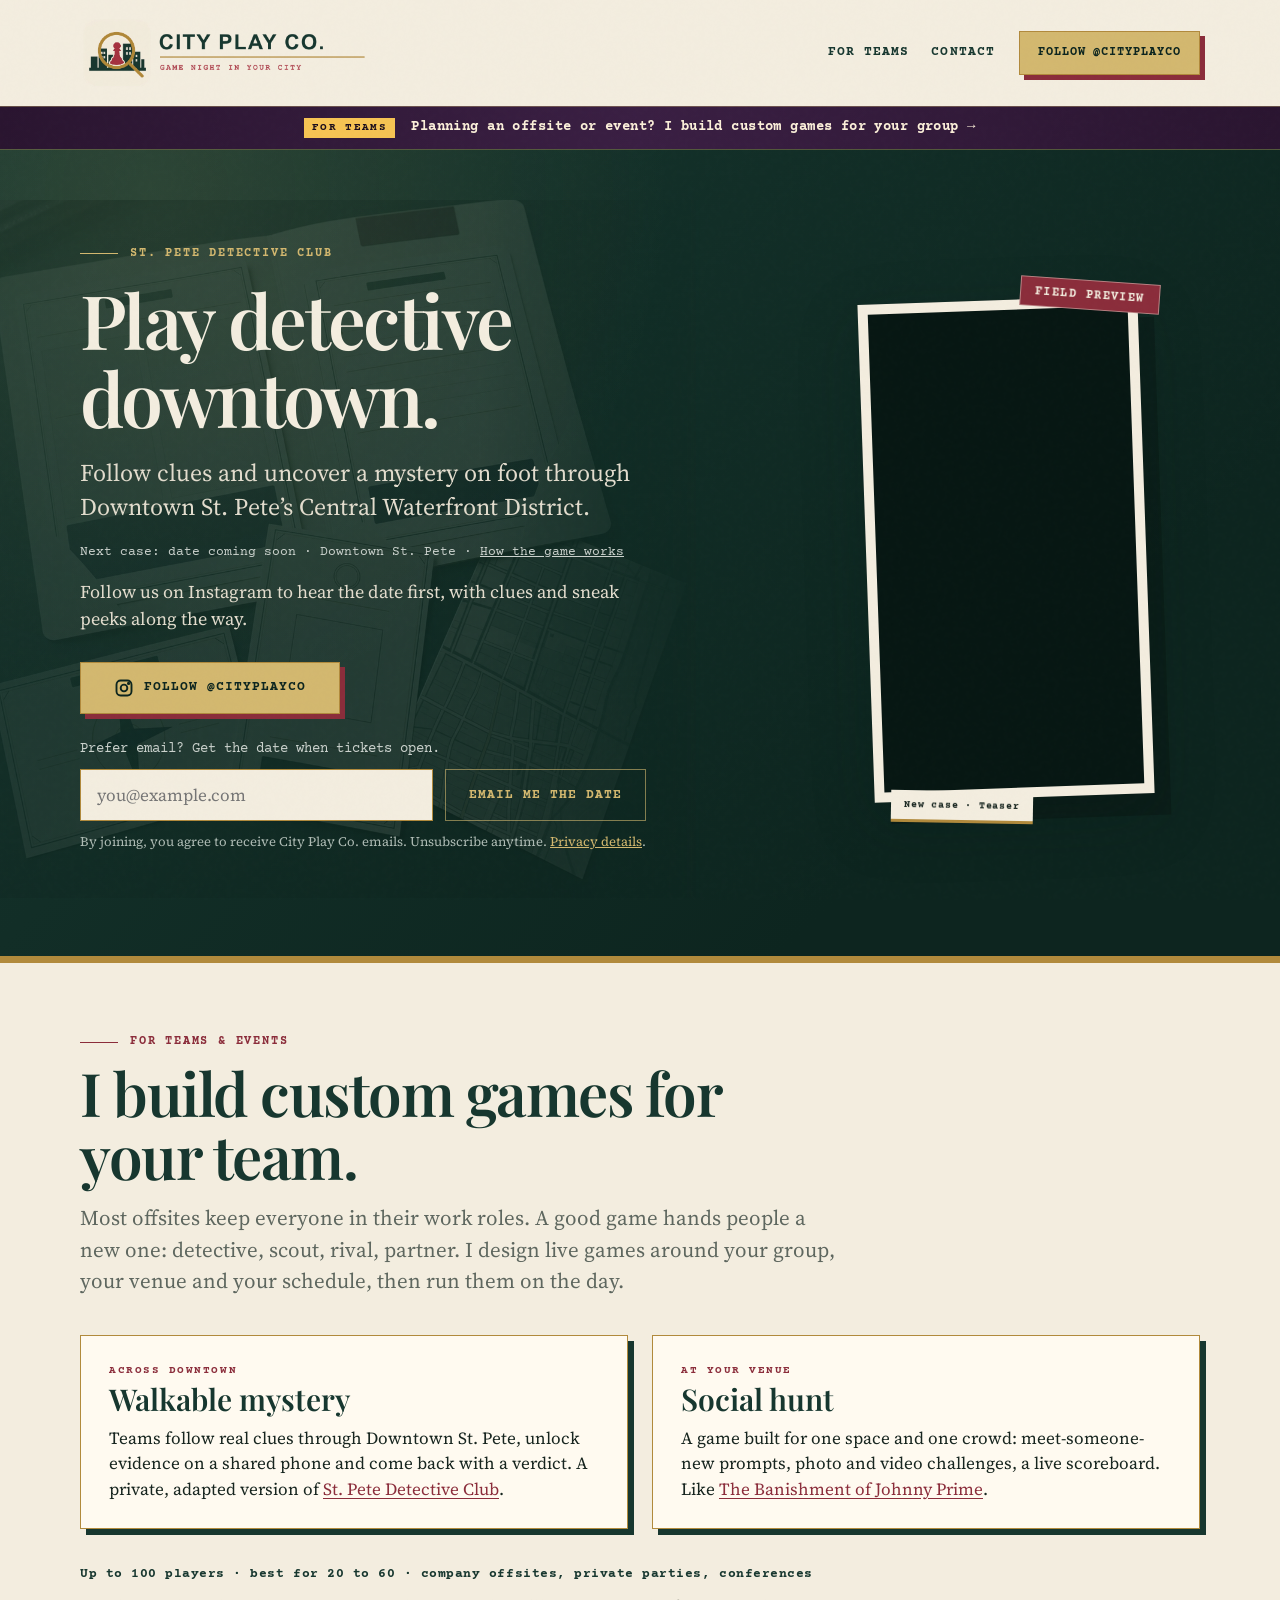
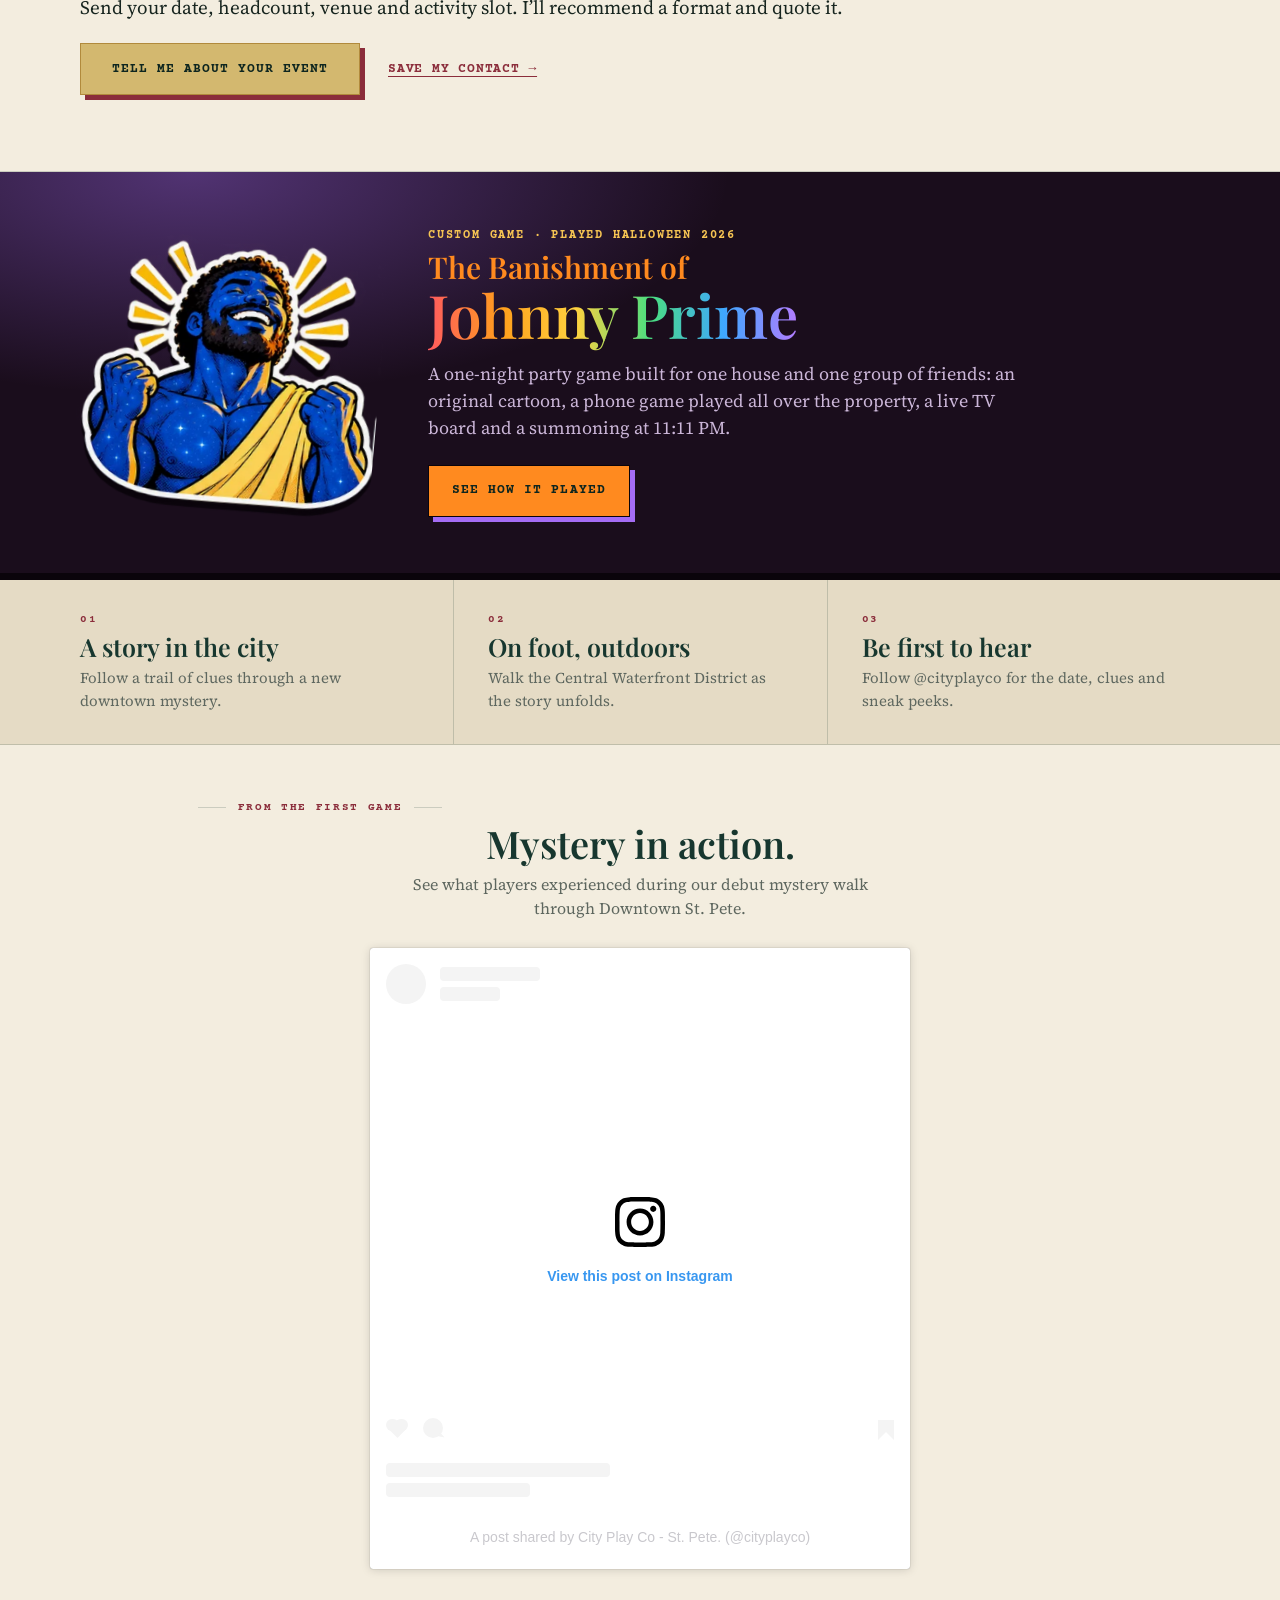
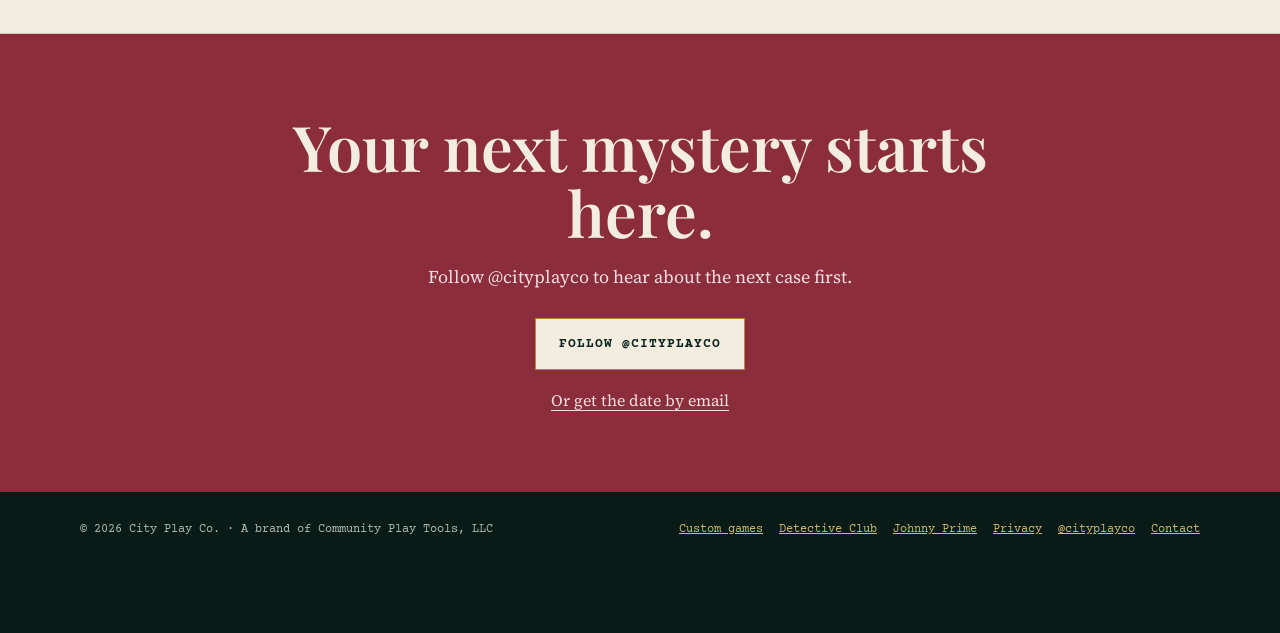
<file: index.html>
<!doctype html>
<html lang="en">
<head>
  <meta charset="utf-8">
  <meta name="viewport" content="width=device-width, initial-scale=1">
  <title>Play Detective Downtown | City Play Co.</title>
  <meta name="description" content="City Play Co. builds custom live games for teams, offsites and private events in St. Pete, and runs St. Pete Detective Club, a public mystery downtown. Tell us about your event.">
  <meta name="robots" content="index, follow, max-image-preview:large">
  <meta name="theme-color" content="#102c25">
  <meta property="og:type" content="website">
  <meta property="og:title" content="Play Detective Downtown | City Play Co.">
  <meta property="og:description" content="Custom live games for your team, offsite or party, plus St. Pete Detective Club, our public mystery downtown.">
  <meta property="og:image" content="https://cityplayco.com/assets/social-card.png">
  <meta property="og:image:width" content="1200">
  <meta property="og:image:height" content="630">
  <meta property="og:image:alt" content="City Play Co. presents St. Pete Detective Club — Case No. 001">
  <meta property="og:url" content="https://cityplayco.com/">
  <meta name="twitter:card" content="summary_large_image">
  <meta name="twitter:title" content="Play Detective Downtown | City Play Co.">
  <meta name="twitter:description" content="Custom live games for your team, offsite or party, plus St. Pete Detective Club, our public mystery downtown.">
  <meta name="twitter:image" content="https://cityplayco.com/assets/social-card.png">
  <link rel="canonical" href="https://cityplayco.com/">
  <link rel="icon" href="assets/city-play-co-mark.svg" type="image/svg+xml">
  <link rel="apple-touch-icon" href="assets/city-play-co-profile.png">
  <link rel="preconnect" href="https://fonts.googleapis.com">
  <link rel="preconnect" href="https://fonts.gstatic.com" crossorigin>
  <link href="https://fonts.googleapis.com/css2?family=Courier+Prime:wght@400;700&family=Playfair+Display:wght@600;700&family=Source+Serif+4:opsz,wght@8..60,400;8..60,600&display=swap" rel="stylesheet">
  <script type="application/ld+json">
  {
    "@context": "https://schema.org",
    "@graph": [
      {
        "@type": "Organization",
        "@id": "https://cityplayco.com/#organization",
        "name": "City Play Co.",
        "legalName": "Community Play Tools, LLC",
        "url": "https://cityplayco.com/",
        "logo": "https://cityplayco.com/assets/city-play-co-profile.png",
        "sameAs": ["https://www.instagram.com/cityplayco/"]
      }
    ]
  }
  </script>
  <style>
    :root {
      --ink: #17251f;
      --forest: #17372f;
      --forest-deep: #0d251f;
      --paper: #f3eddf;
      --paper-deep: #e5dbc5;
      --gold: #b18a3c;
      --gold-light: #d3b86f;
      --wine: #8b2d3b;
      --muted: #5e675f;
      --line: rgba(23, 55, 47, .18);
      --display: "Playfair Display", Georgia, serif;
      --serif: "Source Serif 4", Georgia, serif;
      --mono: "Courier Prime", "Courier New", monospace;
    }

    * { box-sizing: border-box; }
    html { scroll-behavior: smooth; }
    body {
      margin: 0;
      color: var(--ink);
      background: var(--paper);
      font-family: var(--serif);
      font-size: 18px;
      line-height: 1.5;
    }
    a { color: inherit; }
    img { display: block; max-width: 100%; }
    button, input, a { -webkit-tap-highlight-color: transparent; }
    :focus-visible { outline: 3px solid var(--gold-light); outline-offset: 4px; }
    .wrap { width: min(1120px, calc(100% - 40px)); margin-inline: auto; }

    .skip-link {
      position: fixed;
      z-index: 100;
      top: 12px;
      left: 12px;
      padding: 10px 14px;
      color: var(--forest-deep);
      background: var(--paper);
      border: 2px solid var(--gold);
      font: 700 13px/1 var(--mono);
      transform: translateY(-170%);
    }
    .skip-link:focus { transform: translateY(0); }

    .grain {
      position: fixed;
      inset: 0;
      z-index: 20;
      pointer-events: none;
      opacity: .1;
      background-image: url("data:image/svg+xml,%3Csvg viewBox='0 0 180 180' xmlns='http://www.w3.org/2000/svg'%3E%3Cfilter id='n'%3E%3CfeTurbulence type='fractalNoise' baseFrequency='.9' numOctaves='3' stitchTiles='stitch'/%3E%3C/filter%3E%3Crect width='100%25' height='100%25' filter='url(%23n)' opacity='.13'/%3E%3C/svg%3E");
    }

    .masthead {
      display: flex;
      align-items: center;
      justify-content: space-between;
      gap: 24px;
      padding: 16px 0;
    }
    .wordmark { width: min(310px, 62vw); height: auto; }

    .button {
      display: inline-flex;
      align-items: center;
      justify-content: center;
      min-height: 52px;
      padding: 15px 23px;
      border: 1px solid var(--gold);
      color: var(--forest-deep);
      background: var(--gold-light);
      box-shadow: 5px 5px 0 var(--wine);
      font: 700 13px/1 var(--mono);
      letter-spacing: .08em;
      text-decoration: none;
      text-transform: uppercase;
      transition: transform .16s ease, box-shadow .16s ease, background .16s ease;
    }
    .button:hover, .button:focus-visible {
      transform: translate(2px, 2px);
      box-shadow: 3px 3px 0 var(--wine);
      background: #dfc67f;
    }
    .header-cta { min-height: 44px; padding: 12px 18px; font-size: 12px; }

    .hero {
      position: relative;
      overflow: hidden;
      color: var(--paper);
      background:
        radial-gradient(circle at 12% 5%, rgba(211, 184, 111, .12), transparent 38%),
        linear-gradient(135deg, var(--forest) 0%, var(--forest-deep) 76%);
      border-top: 1px solid rgba(211, 184, 111, .35);
      border-bottom: 7px solid var(--gold);
    }
    .hero-grid {
      display: grid;
      grid-template-columns: minmax(0, 1.15fr) minmax(300px, .85fr);
      align-items: center;
      gap: clamp(38px, 6vw, 76px);
      min-height: 610px;
      padding: 50px 0 58px;
    }
    .hero-copy {
      position: relative;
      isolation: isolate;
      padding: 46px 34px 46px 0;
    }
    .hero-copy::before {
      content: "";
      position: absolute;
      z-index: -1;
      inset: 0 -24px 0 -10vw;
      background:
        linear-gradient(90deg, rgba(13, 37, 31, .7), rgba(13, 37, 31, .42)),
        url("assets/founding-folio.webp") center / cover no-repeat;
      opacity: .2;
      filter: saturate(.75) contrast(1.08);
      -webkit-mask-image: linear-gradient(90deg, #000 0%, #000 70%, transparent 100%);
      mask-image: linear-gradient(90deg, #000 0%, #000 70%, transparent 100%);
    }
    .eyebrow {
      display: flex;
      align-items: center;
      gap: 12px;
      margin: 0 0 18px;
      color: var(--gold-light);
      font: 700 12px/1.3 var(--mono);
      letter-spacing: .15em;
      text-transform: uppercase;
    }
    .eyebrow::before { content: ""; width: 38px; height: 1px; background: currentColor; }
    h1, h2 { font-family: var(--display); font-weight: 600; line-height: 1.04; }
    h1 {
      max-width: 700px;
      margin: 0;
      font-size: clamp(49px, 6vw, 75px);
      letter-spacing: -.035em;
    }
    .dek {
      max-width: 610px;
      margin: 20px 0 0;
      color: #e2dccd;
      font-size: clamp(20px, 2vw, 24px);
      line-height: 1.42;
    }
    .hero-actions { margin-top: 30px; }
    .hero-actions .button { min-width: 260px; }
    .micro {
      margin: 18px 0 0;
      color: #cbd2cd;
      font: 400 13px/1.55 var(--mono);
    }
    .teaser-video {
      position: relative;
      width: min(100%, 280px);
      margin: 0 54px 0 0;
      justify-self: end;
    }
    .teaser-video::before {
      content: "FIELD PREVIEW";
      position: absolute;
      z-index: 2;
      top: -20px;
      right: -14px;
      padding: 9px 14px 7px;
      color: var(--paper);
      background: var(--wine);
      border: 1px solid rgba(243, 237, 223, .45);
      transform: rotate(4deg);
      font: 700 12px/1 var(--mono);
      letter-spacing: .12em;
    }
    .teaser-frame {
      position: relative;
      width: 100%;
      aspect-ratio: 9 / 16;
      border: 10px solid var(--paper);
      box-shadow: 16px 22px 0 rgba(0, 0, 0, .2), 0 20px 60px rgba(6, 28, 23, .25);
      transform: rotate(-2deg);
      background: #071713;
      overflow: hidden;
    }
    .teaser-frame iframe {
      position: absolute;
      inset: 0;
      width: 100%;
      height: 100%;
      border: 0;
    }
    .teaser-video figcaption {
      position: absolute;
      left: 25px;
      bottom: -25px;
      color: var(--ink);
      background: var(--paper);
      padding: 9px 13px 7px;
      border-bottom: 3px solid var(--gold);
      font: 700 10px/1.25 var(--mono);
      letter-spacing: .08em;
      transform: rotate(1deg);
    }

    .confidence { background: var(--paper-deep); border-bottom: 1px solid var(--line); }
    .confidence-grid {
      display: grid;
      grid-template-columns: repeat(3, 1fr);
      padding: 0;
    }
    .confidence-item {
      position: relative;
      min-height: 150px;
      padding: 34px 34px 32px 0;
    }
    .confidence-item + .confidence-item {
      border-left: 1px solid var(--line);
      padding-left: 34px;
    }
    .confidence-number {
      display: block;
      margin-bottom: 8px;
      color: var(--wine);
      font: 700 11px/1 var(--mono);
      letter-spacing: .14em;
    }
    .confidence-item strong {
      display: block;
      color: var(--forest);
      font: 600 25px/1.1 var(--display);
    }
    .confidence-item span:last-child {
      display: block;
      margin-top: 7px;
      color: var(--muted);
      font-size: 15px;
    }

    .closing {
      padding: 80px 0;
      color: var(--paper);
      text-align: center;
      background: var(--wine);
    }
    .closing h2 {
      max-width: 760px;
      margin: 0 auto;
      font-size: clamp(40px, 5.3vw, 63px);
    }
    .closing p { margin: 18px auto 28px; color: #f1dfe1; }
    .closing .button { background: var(--paper); }

    .community {
      padding: 65px 0;
      color: var(--paper);
      background: var(--forest-deep);
      border-top: 1px solid rgba(211, 184, 111, .3);
    }
    .community-grid {
      display: grid;
      grid-template-columns: .8fr 1.2fr;
      gap: 60px;
      align-items: center;
    }
    .community .section-label {
      margin: 0 0 10px;
      color: var(--gold-light);
      font: 700 11px/1.2 var(--mono);
      letter-spacing: .15em;
      text-transform: uppercase;
    }
    .community h2 { margin: 0; font-size: clamp(31px, 4vw, 46px); }
    .community-copy { margin: 13px 0 0; color: #cbd4ce; }
    .signup { display: grid; grid-template-columns: 1fr auto; gap: 12px; }
    .signup label {
      position: absolute;
      width: 1px;
      height: 1px;
      overflow: hidden;
      clip: rect(0 0 0 0);
    }
    .signup input {
      min-width: 0;
      min-height: 52px;
      padding: 13px 16px;
      color: var(--ink);
      background: var(--paper);
      border: 1px solid var(--gold);
      border-radius: 0;
      font: 400 17px/1.2 var(--serif);
    }
    .signup input:focus { outline: 3px solid rgba(211, 184, 111, .45); outline-offset: 2px; }
    .signup-note { margin: 11px 0 0; color: #aebbb4; font-size: 13px; }
    .signup-note a { color: var(--gold-light); }
    .join-success { padding: 20px; border: 1px solid var(--gold); background: rgba(255,255,255,.05); }
    .join-success h2 { font-size: 31px; }
    .join-success p { margin: 8px 0 0; color: #cbd4ce; }
    .ml-form-embedSubmitLoad {
      width: 16px;
      height: 16px;
      border: 3px solid rgba(13,37,31,.35);
      border-top-color: var(--forest-deep);
      border-radius: 50%;
      animation: signup-spin .8s linear infinite;
    }
    @keyframes signup-spin { to { transform: rotate(360deg); } }
    .signup button.loading { display: none; }

    footer {
      padding: 28px 0 94px;
      color: #aebbb4;
      background: #091b17;
      font: 400 12px/1.6 var(--mono);
    }
    .footer-inner { display: flex; justify-content: space-between; gap: 28px; }
    .footer-links { display: flex; flex-wrap: wrap; justify-content: flex-end; gap: 8px 16px; }
    footer a { color: var(--gold-light); }
    .mobile-cta { display: none; }

    @media (max-width: 820px) {
      .hero-grid { grid-template-columns: 1fr; min-height: auto; padding: 48px 0 70px; }
      .hero-copy { padding: 38px 0; }
      .hero-copy::before {
        inset: 0 -20px;
        -webkit-mask-image: linear-gradient(90deg, transparent, #000 12%, #000 88%, transparent);
        mask-image: linear-gradient(90deg, transparent, #000 12%, #000 88%, transparent);
      }
      .teaser-video { width: min(280px, 78vw); margin: 10px auto 14px; justify-self: center; }
      .community-grid { grid-template-columns: 1fr; gap: 30px; }
    }

    @media (max-width: 620px) {
      body { padding-bottom: 70px; font-size: 17px; }
      .wrap { width: min(100% - 28px, 1120px); }
      .masthead { padding: 11px 0; }
      .wordmark { width: 205px; }
      .header-cta { min-height: 40px; padding: 10px 13px; font-size: 10px; }
      .hero-grid { gap: 42px; padding: 43px 0 61px; }
      .hero-copy { padding: 30px 0; }
      .hero-copy::before { opacity: .16; }
      h1 { font-size: clamp(48px, 15vw, 66px); }
      .eyebrow { align-items: flex-start; font-size: 11px; }
      .eyebrow::before { width: 26px; margin-top: 6px; flex: 0 0 auto; }
      .dek { font-size: 20px; }
      .hero-actions .button { width: 100%; min-width: 0; }
      .teaser-video { width: min(260px, 76vw); }
      .teaser-frame { border-width: 7px; }
      .teaser-video::before { right: -5px; }
      .confidence-grid { grid-template-columns: 1fr; padding: 14px 0; }
      .confidence-item { min-height: 0; padding: 24px 0; }
      .confidence-item + .confidence-item { border-left: 0; border-top: 1px solid var(--line); padding-left: 0; }
      .closing { padding: 64px 0; }
      .community { padding: 56px 0; }
      .signup { grid-template-columns: 1fr; }
      .signup .button { width: 100%; }
      .footer-inner { display: block; }
      .footer-links { justify-content: flex-start; margin-top: 13px; }
      .mobile-cta {
        position: fixed;
        z-index: 15;
        display: block;
        left: 0;
        right: 0;
        bottom: 0;
        padding: 9px 14px;
        background: rgba(13, 37, 31, .97);
        border-top: 1px solid var(--gold);
      }
      .mobile-cta .button { width: 100%; min-height: 47px; }
    }

    .hero-signup { margin-top: 22px; scroll-margin-top: 24px; }
    .waitlist-promise { color: #e2dccd; margin: 16px 0 0; font-size: 18px; }
    .hero-signup .signup { grid-template-columns: 1fr; }
    .hero-signup .signup .button { width: 100%; cursor: pointer; }
    .instagram-link { font-size: 15px; margin: 22px 0 0; color: var(--gold-light); }
    .instagram-link a { text-underline-offset: 4px; }
    .join-success .instagram-link { color: var(--gold-light); }
    .mobile-cta.is-hidden { display: none; }
    @media (max-width: 620px) {
      .masthead { gap: 12px; }
      .wordmark { width: min(185px, 46vw); }
      .header-cta { letter-spacing: .03em; padding-inline: 9px; }
      .hero-grid { padding-top: 14px; }
      .hero-copy { padding-top: 20px; }
    }

    .social-proof {
      padding: 56px 0 64px;
      background: var(--paper);
      border-bottom: 1px solid var(--line);
    }
    .social-proof-header {
      text-align: center;
      margin-bottom: 28px;
    }
    .social-proof-header .section-label {
      display: flex;
      align-items: center;
      justify-content: center;
      gap: 12px;
      margin: 0 0 10px;
      color: var(--wine);
      font: 700 11px/1.2 var(--mono);
      letter-spacing: .15em;
      text-transform: uppercase;
    }
    .social-proof-header .section-label::before,
    .social-proof-header .section-label::after {
      content: "";
      width: 28px;
      height: 1px;
      background: var(--line);
    }
    .social-proof-header h2 {
      margin: 0;
      font-size: clamp(28px, 4vw, 38px);
      color: var(--forest);
    }
    .social-proof-header p {
      margin: 8px auto 0;
      max-width: 480px;
      color: var(--muted);
      font-size: 16px;
    }
    .instagram-embed-wrap {
      display: flex;
      justify-content: center;
    }
    .instagram-embed-wrap blockquote.instagram-media {
      margin: 0 auto !important;
      width: 100% !important;
      max-width: 540px !important;
      min-width: 0 !important;
    }
    @media (max-width: 620px) {
      .social-proof { padding: 44px 0 52px; }
      .social-proof-header { margin-bottom: 20px; }
    }

    /* Oct 27: Instagram first, email second; Johnny Prime feature */
    .now-strip { display: block; padding: 11px 16px; text-align: center; text-decoration: none; color: #fbefd9;
      background: linear-gradient(90deg, #2a1530, #3a1f43 50%, #2a1530); border-top: 1px solid rgba(211,184,111,.35);
      font: 700 14px/1.4 var(--mono); letter-spacing: .03em; }
    .now-strip:hover, .now-strip:focus-visible { background: #3a1f43; }
    .now-tag { display: inline-block; margin-right: 8px; padding: 2px 8px; color: #1a0d1c; background: #f6c453; font-size: 11px; letter-spacing: .12em; text-transform: uppercase; }
    .ig-button { gap: 10px; min-width: 260px; }
    .ig-button svg { width: 20px; height: 20px; flex: none; }
    .email-alt { margin: 26px 0 10px; color: #cbd2cd; font: 400 14px/1.4 var(--mono); }
    .hero-signup { margin-top: 0; }
    .hero-signup .signup { grid-template-columns: 1fr auto; }
    .email-button { background: transparent; color: var(--gold-light); box-shadow: none; border-color: rgba(211,184,111,.6); }
    .email-button:hover, .email-button:focus-visible { background: rgba(211,184,111,.12); box-shadow: none; transform: none; }
    .closing-alt { margin: 18px 0 0 !important; font-size: 16px; }
    .closing-alt a { color: #f1dfe1; text-underline-offset: 4px; }
    .johnny { color: #fbefd9; background: radial-gradient(60% 80% at 15% 0%, rgba(164,108,245,.4), transparent 70%), #1a0d1c; border-bottom: 7px solid #0a040b; }
    .johnny-grid { display: grid; grid-template-columns: 300px 1fr; gap: 48px; align-items: center; padding: 56px 0; }
    .johnny-art { display: block; }
    .johnny-art img { width: 100%; height: auto; aspect-ratio: 400 / 367; object-fit: contain; transform: rotate(5deg); filter: drop-shadow(0 7px 0 #0a040b); }
    .johnny-kicker { margin: 0 0 8px; color: #f6c453; font: 700 12px/1.3 var(--mono); letter-spacing: .15em; text-transform: uppercase; }
    .johnny h2 { margin: 0; font-size: clamp(38px, 5vw, 60px); }
    .johnny-small { display: block; font-size: .5em; color: #ff8a1f; }
    .johnny-rainbow { background: linear-gradient(90deg, #ff5a5f, #ff9f1c, #ffd23f, #4ade80, #3fa7ff, #b47cff); -webkit-background-clip: text; background-clip: text; color: transparent; }
    .johnny-copy { max-width: 600px; margin: 14px 0 24px; color: #cbb6d8; }
    .johnny-button { background: #ff8a1f; border-color: #0a040b; box-shadow: 5px 5px 0 #a46cf5; }
    .johnny-button:hover, .johnny-button:focus-visible { background: #ff9f3f; box-shadow: 3px 3px 0 #a46cf5; }
    @media (max-width: 820px) { .johnny-grid { grid-template-columns: 1fr; gap: 24px; padding: 44px 0 52px; } .johnny-art { width: min(220px, 60vw); } }
    @media (max-width: 620px) { .ig-button, .johnny-button { width: 100%; min-width: 0; } .hero-signup .signup { grid-template-columns: 1fr; } .now-strip { font-size: 13px; } }

    /* Nov 24: custom games for teams */
    .masthead-nav { display: flex; gap: 22px; margin-left: auto; font: 700 13px/1 var(--mono); letter-spacing: .08em; text-transform: uppercase; }
    .masthead-nav a { color: var(--forest); text-decoration: none; padding: 8px 0; border-bottom: 2px solid transparent; }
    .masthead-nav a:hover, .masthead-nav a:focus-visible { border-bottom-color: var(--wine); }
    .teams { padding: 72px 0 76px; background: var(--paper); border-bottom: 1px solid var(--line); scroll-margin-top: 10px; }
    .teams-head { max-width: 760px; }
    .teams-label { display: flex; align-items: center; gap: 12px; margin: 0 0 12px; color: var(--wine); font: 700 12px/1.2 var(--mono); letter-spacing: .15em; text-transform: uppercase; }
    .teams-label::before { content: ""; width: 38px; height: 1px; background: currentColor; }
    .teams h2 { margin: 0; color: var(--forest); font-size: clamp(38px, 5vw, 60px); letter-spacing: -.025em; }
    .teams-dek { margin: 16px 0 0; color: var(--muted); font-size: clamp(18px, 1.8vw, 21px); }
    .teams-grid { display: grid; grid-template-columns: 1fr 1fr; gap: 24px; margin-top: 38px; }
    .format { padding: 28px 28px 26px; background: #fffaf0; border: 1px solid var(--gold); box-shadow: 6px 6px 0 var(--forest); }
    .format-tag { margin: 0 0 6px; color: var(--wine); font: 700 11px/1.2 var(--mono); letter-spacing: .14em; text-transform: uppercase; }
    .format h3 { margin: 0 0 10px; color: var(--forest); font: 600 30px/1.1 var(--display); }
    .format p:last-child { margin: 0; color: var(--ink); font-size: 17px; }
    .format a { color: var(--wine); text-underline-offset: 3px; }
    .teams-foot { margin-top: 36px; }
    .teams-fit { margin: 0; color: var(--forest); font: 700 13px/1.5 var(--mono); letter-spacing: .04em; }
    .teams-ask { margin: 8px 0 22px; font-size: 19px; }
    .teams-actions { display: flex; flex-wrap: wrap; align-items: center; gap: 18px 28px; }
    .teams-actions .button { min-width: 280px; }
    .teams-link { color: var(--wine); font: 700 13px/1 var(--mono); letter-spacing: .06em; text-transform: uppercase; text-underline-offset: 4px; }
    @media (max-width: 820px) { .teams-grid { grid-template-columns: 1fr; } .masthead-nav { display: none; } }
    @media (max-width: 620px) { .teams { padding: 54px 0 58px; } .teams-actions .button { width: 100%; min-width: 0; } .format { padding: 22px; } }
    @media (prefers-reduced-motion: reduce) {
      html { scroll-behavior: auto; }
      *, *::before, *::after { transition-duration: .01ms !important; }
    }
  </style>
</head>
<body>
  <a class="skip-link" href="#main-content">Skip to main content</a>
  <div class="grain" aria-hidden="true"></div>

  <header class="wrap masthead">
    <img class="wordmark" src="assets/city-play-co-wordmark.svg" width="1000" height="240" alt="City Play Co. — Game night in your city">
    <nav class="masthead-nav" aria-label="Main">
      <a href="#teams">For teams</a>
      <a href="/contact/">Contact</a>
    </nav>
    <a class="button header-cta js-instagram" data-placement="header" href="https://www.instagram.com/cityplayco/" target="_blank" rel="noopener">Follow @cityplayco</a>
  </header>

  <main id="main-content">
    <a class="now-strip" href="#teams"><span class="now-tag">For teams</span> Planning an offsite or event? I build custom games for your group <span aria-hidden="true">→</span></a>
    <section class="hero">
      <div class="wrap hero-grid">
        <div class="hero-copy">
          <p class="eyebrow">St. Pete Detective Club</p>
          <h1>Play detective downtown.</h1>
          <p class="dek">Follow clues and uncover a mystery on foot through Downtown St. Pete’s Central Waterfront District.</p>
          <p class="micro">Next case: date coming soon · Downtown St. Pete · <a href="/detective_club/">How the game works</a></p>
          <p class="waitlist-promise">Follow us on Instagram to hear the date first, with clues and sneak peeks along the way.</p>
          <div class="hero-actions"><a class="button ig-button js-instagram" data-placement="hero" href="https://www.instagram.com/cityplayco/" target="_blank" rel="noopener"><svg viewBox="0 0 24 24" fill="none" stroke="currentColor" stroke-width="2.25" stroke-linecap="round" stroke-linejoin="round" aria-hidden="true"><rect x="3" y="3" width="18" height="18" rx="5"/><circle cx="12" cy="12" r="4"/><circle cx="17.5" cy="6.5" r=".8" fill="currentColor"/></svg>Follow @cityplayco</a></div>
          <p class="email-alt">Prefer email? Get the date when tickets open.</p>
        <div id="join" class="hero-signup">
        <div id="mlb2-43858234" class="ml-form-embedContainer ml-subscribe-form ml-subscribe-form-43858234">
          <div class="row-form">
            <form class="signup ml-block-form" action="https://assets.mailerlite.com/jsonp/2516137/forms/193256915046761884/subscribe" method="post" target="_blank">
              <label for="signup-email">Email address</label>
              <input id="signup-email" name="fields[email]" type="email" autocomplete="email" placeholder="you@example.com" required>
              <input type="hidden" name="ml-submit" value="1">
              <input type="hidden" name="anticsrf" value="true">
              <button class="button primary email-button" type="submit">Email me the date</button>
              <button class="button loading" type="button" disabled aria-label="Joining the list"><span class="ml-form-embedSubmitLoad" aria-hidden="true"></span></button>
            </form>
            <p class="signup-note">By joining, you agree to receive City Play Co. emails. Unsubscribe anytime. <a href="privacy.html">Privacy details</a>.</p>
          </div>
          <div class="row-success join-success" style="display: none" role="status" aria-live="polite">
            <h2>One more step: confirm your email.</h2>
            <p>Check your inbox for an email from City Play Co. and click the confirmation link to finish joining the list. Don’t see it? Check spam or Promotions.</p>
            <p class="instagram-link"><a class="js-instagram" data-placement="signup_success" href="https://www.instagram.com/cityplayco/" target="_blank" rel="noopener">Follow @cityplayco for sneak peeks and clues →</a></p>
          </div>
        </div>
        </div>
        </div>

        <figure class="teaser-video">
          <div class="teaser-frame">
            <iframe
              src="https://www.youtube-nocookie.com/embed/GwQiVM1tk6U?rel=0"
              title="St. Pete Detective Club — Case 001 teaser"
              loading="lazy"
              allow="accelerometer; autoplay; clipboard-write; encrypted-media; gyroscope; picture-in-picture; web-share"
              referrerpolicy="strict-origin-when-cross-origin"
              allowfullscreen></iframe>
          </div>
          <figcaption>New case · Teaser</figcaption>
        </figure>
      </div>
    </section>

    <section class="teams" id="teams" aria-labelledby="teams-title">
      <div class="wrap">
        <div class="teams-head">
          <p class="teams-label">For teams &amp; events</p>
          <h2 id="teams-title">I build custom games for your team.</h2>
          <p class="teams-dek">Most offsites keep everyone in their work roles. A good game hands people a new one: detective, scout, rival, partner. I design live games around your group, your venue and your schedule, then run them on the day.</p>
        </div>
        <div class="teams-grid">
          <article class="format">
            <p class="format-tag">Across downtown</p>
            <h3>Walkable mystery</h3>
            <p>Teams follow real clues through Downtown St. Pete, unlock evidence on a shared phone and come back with a verdict. A private, adapted version of <a href="/detective_club/">St. Pete Detective Club</a>.</p>
          </article>
          <article class="format">
            <p class="format-tag">At your venue</p>
            <h3>Social hunt</h3>
            <p>A game built for one space and one crowd: meet-someone-new prompts, photo and video challenges, a live scoreboard. Like <a href="/johnny_halloween/">The Banishment of Johnny Prime</a>.</p>
          </article>
        </div>
        <div class="teams-foot">
          <p class="teams-fit">Up to 100 players · best for 20 to 60 · company offsites, private parties, conferences</p>
          <p class="teams-ask">Send your date, headcount, venue and activity slot. I’ll recommend a format and quote it.</p>
          <div class="teams-actions">
            <a class="button" href="/contact/">Tell me about your event</a>
            <a class="teams-link" href="/card/">Save my contact →</a>
          </div>
        </div>
      </div>
    </section>

    <section class="johnny" aria-labelledby="johnny-title">
      <div class="wrap johnny-grid">
        <a class="johnny-art" href="/johnny_halloween/" tabindex="-1" aria-hidden="true"><img src="johnny_halloween/img/hero-prime-cheer.webp" width="400" height="367" alt="" loading="lazy"></a>
        <div>
          <p class="johnny-kicker">Custom game · Played Halloween 2026</p>
          <h2 id="johnny-title"><span class="johnny-small">The Banishment of</span> <span class="johnny-rainbow">Johnny Prime</span></h2>
          <p class="johnny-copy">A one-night party game built for one house and one group of friends: an original cartoon, a phone game played all over the property, a live TV board and a summoning at 11:11 PM.</p>
          <a class="button johnny-button" href="/johnny_halloween/">See how it played</a>
        </div>
      </div>
    </section>

    <section class="confidence" aria-label="What to expect">
      <div class="wrap confidence-grid">
        <div class="confidence-item">
          <span class="confidence-number">01</span>
          <strong>A story in the city</strong>
          <span>Follow a trail of clues through a new downtown mystery.</span>
        </div>
        <div class="confidence-item">
          <span class="confidence-number">02</span>
          <strong>On foot, outdoors</strong>
          <span>Walk the Central Waterfront District as the story unfolds.</span>
        </div>
        <div class="confidence-item">
          <span class="confidence-number">03</span>
          <strong>Be first to hear</strong>
          <span>Follow @cityplayco for the date, clues and sneak peeks.</span>
        </div>
      </div>
    </section>

    <section class="social-proof" aria-label="From the first game">
      <div class="wrap">
        <div class="social-proof-header">
          <p class="section-label">From the First Game</p>
          <h2>Mystery in action.</h2>
          <p>See what players experienced during our debut mystery walk through Downtown St. Pete.</p>
        </div>
        <div class="instagram-embed-wrap">
          <blockquote class="instagram-media" data-instgrm-captioned data-instgrm-permalink="https://www.instagram.com/reel/Dbe_CSUvw7O/?utm_source=ig_embed&amp;utm_campaign=loading" data-instgrm-version="14" style=" background:#FFF; border:0; border-radius:3px; box-shadow:0 0 1px 0 rgba(0,0,0,0.5),0 1px 10px 0 rgba(0,0,0,0.15); margin: 1px; max-width:540px; min-width:326px; padding:0; width:99.375%; width:-webkit-calc(100% - 2px); width:calc(100% - 2px);"><div style="padding:16px;"> <a href="https://www.instagram.com/reel/Dbe_CSUvw7O/?utm_source=ig_embed&amp;utm_campaign=loading" style=" background:#FFFFFF; line-height:0; padding:0 0; text-align:center; text-decoration:none; width:100%;" target="_blank"> <div style=" display: flex; flex-direction: row; align-items: center;"> <div style="background-color: #F4F4F4; border-radius: 50%; flex-grow: 0; height: 40px; margin-right: 14px; width: 40px;"></div> <div style="display: flex; flex-direction: column; flex-grow: 1; justify-content: center;"> <div style=" background-color: #F4F4F4; border-radius: 4px; flex-grow: 0; height: 14px; margin-bottom: 6px; width: 100px;"></div> <div style=" background-color: #F4F4F4; border-radius: 4px; flex-grow: 0; height: 14px; width: 60px;"></div></div></div><div style="padding: 19% 0;"></div> <div style="display:block; height:50px; margin:0 auto 12px; width:50px;"><svg width="50px" height="50px" viewBox="0 0 60 60" version="1.1" xmlns="https://www.w3.org/2000/svg" xmlns:xlink="https://www.w3.org/1999/xlink"><g stroke="none" stroke-width="1" fill="none" fill-rule="evenodd"><g transform="translate(-511.000000, -20.000000)" fill="#000000"><g><path d="M556.869,30.41 C554.814,30.41 553.148,32.076 553.148,34.131 C553.148,36.186 554.814,37.852 556.869,37.852 C558.924,37.852 560.59,36.186 560.59,34.131 C560.59,32.076 558.924,30.41 556.869,30.41 M541,60.657 C535.114,60.657 530.342,55.887 530.342,50 C530.342,44.114 535.114,39.342 541,39.342 C546.887,39.342 551.658,44.114 551.658,50 C551.658,55.887 546.887,60.657 541,60.657 M541,33.886 C532.1,33.886 524.886,41.1 524.886,50 C524.886,58.899 532.1,66.113 541,66.113 C549.9,66.113 557.115,58.899 557.115,50 C557.115,41.1 549.9,33.886 541,33.886 M565.378,62.101 C565.244,65.022 564.756,66.606 564.346,67.663 C563.803,69.06 563.154,70.057 562.106,71.106 C561.058,72.155 560.06,72.803 558.662,73.347 C557.607,73.757 556.021,74.244 553.102,74.378 C549.944,74.521 548.997,74.552 541,74.552 C533.003,74.552 532.056,74.521 528.898,74.378 C525.979,74.244 524.393,73.757 523.338,73.347 C521.94,72.803 520.942,72.155 519.894,71.106 C518.846,70.057 518.197,69.06 517.654,67.663 C517.244,66.606 516.755,65.022 516.623,62.101 C516.479,58.943 516.448,57.996 516.448,50 C516.448,42.003 516.479,41.056 516.623,37.899 C516.755,34.978 517.244,33.391 517.654,32.338 C518.197,30.938 518.846,29.942 519.894,28.894 C520.942,27.846 521.94,27.196 523.338,26.654 C524.393,26.244 525.979,25.756 528.898,25.623 C532.057,25.479 533.004,25.448 541,25.448 C548.997,25.448 549.943,25.479 553.102,25.623 C556.021,25.756 557.607,26.244 558.662,26.654 C560.06,27.196 561.058,27.846 562.106,28.894 C563.154,29.942 563.803,30.938 564.346,32.338 C564.756,33.391 565.244,34.978 565.378,37.899 C565.522,41.056 565.552,42.003 565.552,50 C565.552,57.996 565.522,58.943 565.378,62.101 M570.82,37.631 C570.674,34.438 570.167,32.258 569.425,30.349 C568.659,28.377 567.633,26.702 565.965,25.035 C564.297,23.368 562.623,22.342 560.652,21.575 C558.743,20.834 556.562,20.326 553.369,20.18 C550.169,20.033 549.148,20 541,20 C532.853,20 531.831,20.033 528.631,20.18 C525.438,20.326 523.257,20.834 521.349,21.575 C519.376,22.342 517.703,23.368 516.035,25.035 C514.368,26.702 513.342,28.377 512.574,30.349 C511.834,32.258 511.326,34.438 511.181,37.631 C511.035,40.831 511,41.851 511,50 C511,58.147 511.035,59.17 511.181,62.369 C511.326,65.562 511.834,67.743 512.574,69.651 C513.342,71.625 514.368,73.296 516.035,74.965 C517.703,76.634 519.376,77.658 521.349,78.425 C523.257,79.167 525.438,79.673 528.631,79.82 C531.831,79.965 532.853,80.001 541,80.001 C549.148,80.001 550.169,79.965 553.369,79.82 C556.562,79.673 558.743,79.167 560.652,78.425 C562.623,77.658 564.297,76.634 565.965,74.965 C567.633,73.296 568.659,71.625 569.425,69.651 C570.167,67.743 570.674,65.562 570.82,62.369 C570.966,59.17 571,58.147 571,50 C571,41.851 570.966,40.831 570.82,37.631"></path></g></g></g></svg></div><div style="padding-top: 8px;"> <div style=" color:#3897f0; font-family:Arial,sans-serif; font-size:14px; font-style:normal; font-weight:550; line-height:18px;">View this post on Instagram</div></div><div style="padding: 12.5% 0;"></div> <div style="display: flex; flex-direction: row; margin-bottom: 14px; align-items: center;"><div> <div style="background-color: #F4F4F4; border-radius: 50%; height: 12.5px; width: 12.5px; transform: translateX(0px) translateY(7px);"></div> <div style="background-color: #F4F4F4; height: 12.5px; transform: rotate(-45deg) translateX(3px) translateY(1px); width: 12.5px; flex-grow: 0; margin-right: 14px; margin-left: 2px;"></div> <div style="background-color: #F4F4F4; border-radius: 50%; height: 12.5px; width: 12.5px; transform: translateX(9px) translateY(-18px);"></div></div><div style="margin-left: 8px;"> <div style=" background-color: #F4F4F4; border-radius: 50%; flex-grow: 0; height: 20px; width: 20px;"></div> <div style=" width: 0; height: 0; border-top: 2px solid transparent; border-left: 6px solid #f4f4f4; border-bottom: 2px solid transparent; transform: translateX(16px) translateY(-4px) rotate(30deg)"></div></div><div style="margin-left: auto;"> <div style=" width: 0px; border-top: 8px solid #F4F4F4; border-right: 8px solid transparent; transform: translateY(16px);"></div> <div style=" background-color: #F4F4F4; flex-grow: 0; height: 12px; width: 16px; transform: translateY(-4px);"></div> <div style=" width: 0; height: 0; border-top: 8px solid #F4F4F4; border-left: 8px solid transparent; transform: translateY(-4px) translateX(8px);"></div></div></div> <div style="display: flex; flex-direction: column; flex-grow: 1; justify-content: center; margin-bottom: 24px;"> <div style=" background-color: #F4F4F4; border-radius: 4px; flex-grow: 0; height: 14px; margin-bottom: 6px; width: 224px;"></div> <div style=" background-color: #F4F4F4; border-radius: 4px; flex-grow: 0; height: 14px; width: 144px;"></div></div></a><p style=" color:#c9c8cd; font-family:Arial,sans-serif; font-size:14px; line-height:17px; margin-bottom:0; margin-top:8px; overflow:hidden; padding:8px 0 7px; text-align:center; text-overflow:ellipsis; white-space:nowrap;"><a href="https://www.instagram.com/reel/Dbe_CSUvw7O/?utm_source=ig_embed&amp;utm_campaign=loading" style=" color:#c9c8cd; font-family:Arial,sans-serif; font-size:14px; font-style:normal; font-weight:normal; line-height:17px; text-decoration:none;" target="_blank">A post shared by City Play Co - St. Pete. (@cityplayco)</a></p></div></blockquote>
        </div>
      </div>
    </section>

    <section class="closing">
      <div class="wrap">
        <h2>Your next mystery starts here.</h2>
        <p>Follow @cityplayco to hear about the next case first.</p>
        <a class="button js-instagram" data-placement="closing" href="https://www.instagram.com/cityplayco/" target="_blank" rel="noopener">Follow @cityplayco</a>
        <p class="closing-alt"><a class="js-join" data-placement="closing" href="#join">Or get the date by email</a></p>
      </div>
    </section>


  </main>

  <footer>
    <div class="wrap footer-inner">
      <span>© 2026 City Play Co. · A brand of Community Play Tools, LLC</span>
      <div class="footer-links">
        <a href="#teams">Custom games</a>
        <a href="/detective_club/">Detective Club</a>
        <a href="/johnny_halloween/">Johnny Prime</a>
        <a href="privacy.html">Privacy</a>
        <a class="js-instagram" data-placement="footer" href="https://www.instagram.com/cityplayco/" target="_blank" rel="noopener">@cityplayco</a>
        <a href="/contact/">Contact</a>
      </div>
    </div>
  </footer>

  <div class="mobile-cta">
    <a class="button js-instagram" data-placement="mobile" href="https://www.instagram.com/cityplayco/" target="_blank" rel="noopener">Follow @cityplayco</a>
  </div>

  <script>
    function ml_webform_success_43858234() {
      const container = document.querySelector(".ml-subscribe-form-43858234");
      if (!container) return;
      container.querySelector(".row-form").style.display = "none";
      container.querySelector(".row-success").style.display = "block";
      document.querySelector(".email-alt")?.setAttribute("hidden", "");
      track("cityplayco_mailing_list_success", "hero");
    }
  </script>
  <script src="https://groot.mailerlite.com/js/w/webforms.min.js?v83147fa8ce2d95cb73ece7f28b469519" type="text/javascript"></script>
  <script>
    fetch("https://assets.mailerlite.com/jsonp/2516137/forms/193256915046761884/takel").catch(() => {});
  </script>
  <script>
    const EVENT_CONFIG = {
      supabaseUrl: "https://fqgnfjmhxwtvxzvfjqhh.supabase.co",
      supabaseKey: "sb_publishable_wx7Dccru1aSwFjz3TQO95Q_tNWC3-iW"
    };

    const sessionId = (() => {
      const createId = () => globalThis.crypto?.randomUUID?.() || `${Date.now()}-${Math.random()}`;
      try {
        const key = "cityplayco_session";
        const value = sessionStorage.getItem(key) || createId();
        sessionStorage.setItem(key, value);
        return value;
      } catch { return createId(); }
    })();

    function track(event, placement = null) {
      // Local previews must not inflate the production funnel.
      if (!["cityplayco.com", "www.cityplayco.com"].includes(location.hostname)) return;
      const campaign = new URLSearchParams();
      const params = new URLSearchParams(location.search);
      ["utm_source", "utm_medium", "utm_campaign", "utm_content", "utm_term"].forEach((key) => {
        if (params.has(key)) campaign.set(key, params.get(key).slice(0, 200));
      });
      let referrer = null;
      try { referrer = document.referrer ? new URL(document.referrer).origin : null; } catch {}
      fetch(`${EVENT_CONFIG.supabaseUrl}/rest/v1/cityplayco_site_events`, {
        method: "POST",
        keepalive: true,
        headers: {
          apikey: EVENT_CONFIG.supabaseKey,
          "Content-Type": "application/json",
          Prefer: "return=minimal"
        },
        body: JSON.stringify({ event, placement, utm: campaign.toString() || "(none)", session_id: sessionId, referrer })
      }).then((response) => {
        if (!response.ok) console.warn("City Play Co. analytics request failed:", response.status);
      }).catch(() => console.warn("City Play Co. analytics request could not be sent."));
    }

    document.querySelectorAll(".js-join").forEach((link) => {
      link.addEventListener("click", () => {
        track("cityplayco_mailing_list_cta_click", link.dataset.placement);
        const email = document.querySelector("#signup-email");
        if (email && email.getClientRects().length) email.focus({ preventScroll: true });
      });
    });
    document.querySelectorAll(".js-instagram").forEach((link) => {
      link.addEventListener("click", () => track("cityplayco_instagram_click", link.dataset.placement));
    });
    document.querySelector(".ml-block-form")?.addEventListener("submit", () => {
      track("cityplayco_mailing_list_intent", "hero");
    });
    const signupObserver = new IntersectionObserver(([entry]) => {
      document.querySelector(".mobile-cta").classList.toggle("is-hidden", entry.isIntersecting);
    });
    signupObserver.observe(document.querySelector(".hero"));
    track("cityplayco_page_view");
  </script>
  <script async src="//www.instagram.com/embed.js"></script>
</body>
</html>
</file>
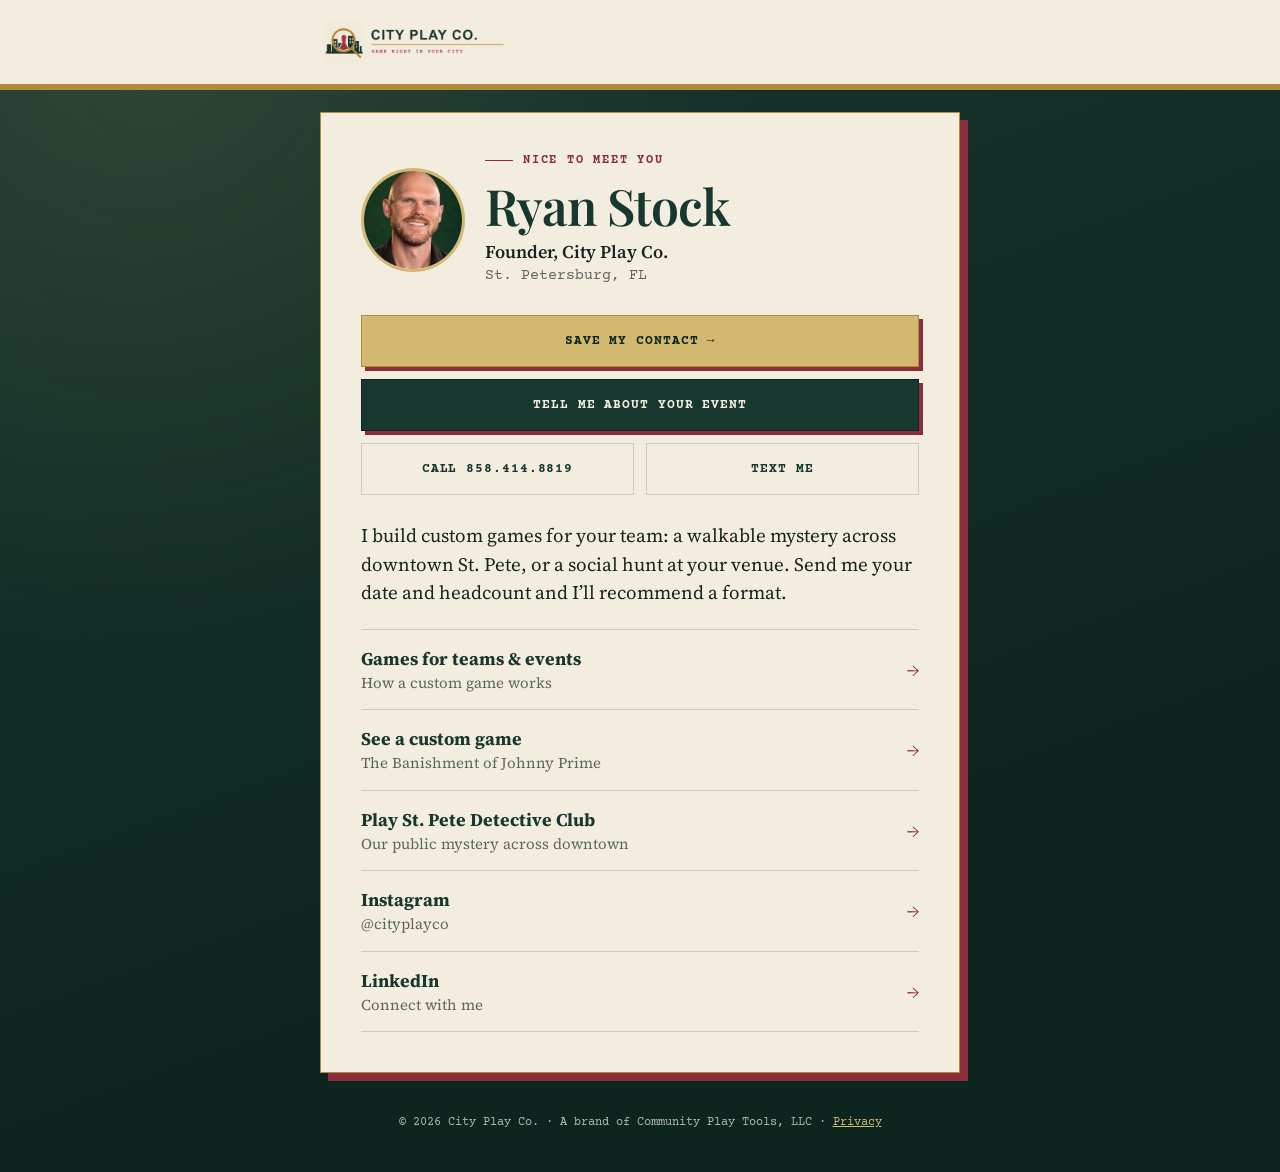
<file: card/index.html>
<!doctype html>
<html lang="en">
<head>
  <meta charset="utf-8">
  <meta name="viewport" content="width=device-width, initial-scale=1">
  <title>Nice to meet you | Ryan Stock · City Play Co.</title>
  <meta name="description" content="Ryan Stock, founder of City Play Co. in St. Petersburg, FL. Custom live games for teams, offsites and private events. Save my contact or tell me about your event.">
  <meta name="robots" content="noindex">
  <link rel="canonical" href="https://cityplayco.com/card/">
  <meta name="theme-color" content="#102c25">
  <meta property="og:type" content="profile">
  <meta property="og:title" content="Ryan Stock · City Play Co.">
  <meta property="og:description" content="I build custom games for your team. St. Petersburg, FL.">
  <meta property="og:url" content="https://cityplayco.com/card/">
  <meta property="og:image" content="https://cityplayco.com/assets/social-card.png">
  <meta property="og:image:width" content="1200">
  <meta property="og:image:height" content="630">
  <link rel="icon" href="/assets/city-play-co-mark.svg" type="image/svg+xml">
  <link rel="apple-touch-icon" href="/assets/city-play-co-profile.png">
  <link rel="preconnect" href="https://fonts.googleapis.com">
  <link rel="preconnect" href="https://fonts.gstatic.com" crossorigin>
  <link href="https://fonts.googleapis.com/css2?family=Courier+Prime:wght@400;700&family=Playfair+Display:wght@600;700&family=Source+Serif+4:opsz,wght@8..60,400;8..60,600&display=swap" rel="stylesheet">
  <link rel="stylesheet" href="/assets/pages.css?v=20261124">
</head>
<body>
  <div class="band"><header class="wrap topbar">
    <a href="/"><img src="/assets/city-play-co-wordmark.svg" width="1000" height="240" alt="City Play Co. home"></a>
  </header></div>

  <main class="wrap">
    <section class="panel">
      <div class="card-id">
        <picture>
          <source srcset="/assets/ryan-headshot.webp" type="image/webp">
          <img src="/assets/ryan-headshot.jpg" alt="Ryan Stock" width="480" height="480" fetchpriority="high">
        </picture>
        <div>
          <p class="eyebrow">Nice to meet you</p>
          <h1>Ryan Stock</h1>
          <p class="card-title">Founder, City Play Co.</p>
          <p class="card-place">St. Petersburg, FL</p>
        </div>
      </div>

      <div class="card-actions">
        <a class="button wide" href="/assets/ryan-stock-cityplayco.vcf" download="Ryan-Stock-City-Play-Co.vcf">Save my contact <span aria-hidden="true">→</span></a>
        <a class="button dark wide" href="/contact/">Tell me about your event</a>
        <a class="button ghost" href="tel:+18584148819">Call 858.414.8819</a>
        <a class="button ghost" href="sms:+18584148819">Text me</a>
      </div>

      <p class="card-note">I build custom games for your team: a walkable mystery across downtown St. Pete, or a social hunt at your venue. Send me your date and headcount and I’ll recommend a format.</p>

      <ul class="card-links">
        <li><a href="/#teams"><strong>Games for teams &amp; events</strong><span>How a custom game works</span><span class="arrow" aria-hidden="true">→</span></a></li>
        <li><a href="/johnny_halloween/"><strong>See a custom game</strong><span>The Banishment of Johnny Prime</span><span class="arrow" aria-hidden="true">→</span></a></li>
        <li><a href="/"><strong>Play St. Pete Detective Club</strong><span>Our public mystery across downtown</span><span class="arrow" aria-hidden="true">→</span></a></li>
        <li><a href="https://www.instagram.com/cityplayco/" target="_blank" rel="noopener"><strong>Instagram</strong><span>@cityplayco</span><span class="arrow" aria-hidden="true">→</span></a></li>
        <li><a href="https://www.linkedin.com/in/ryan-stock-bb955555/" target="_blank" rel="noopener"><strong>LinkedIn</strong><span>Connect with me</span><span class="arrow" aria-hidden="true">→</span></a></li>
      </ul>
    </section>
  </main>

  <footer class="foot">© 2026 City Play Co. · A brand of Community Play Tools, LLC · <a href="/privacy.html">Privacy</a></footer>
</body>
</html>
</file>
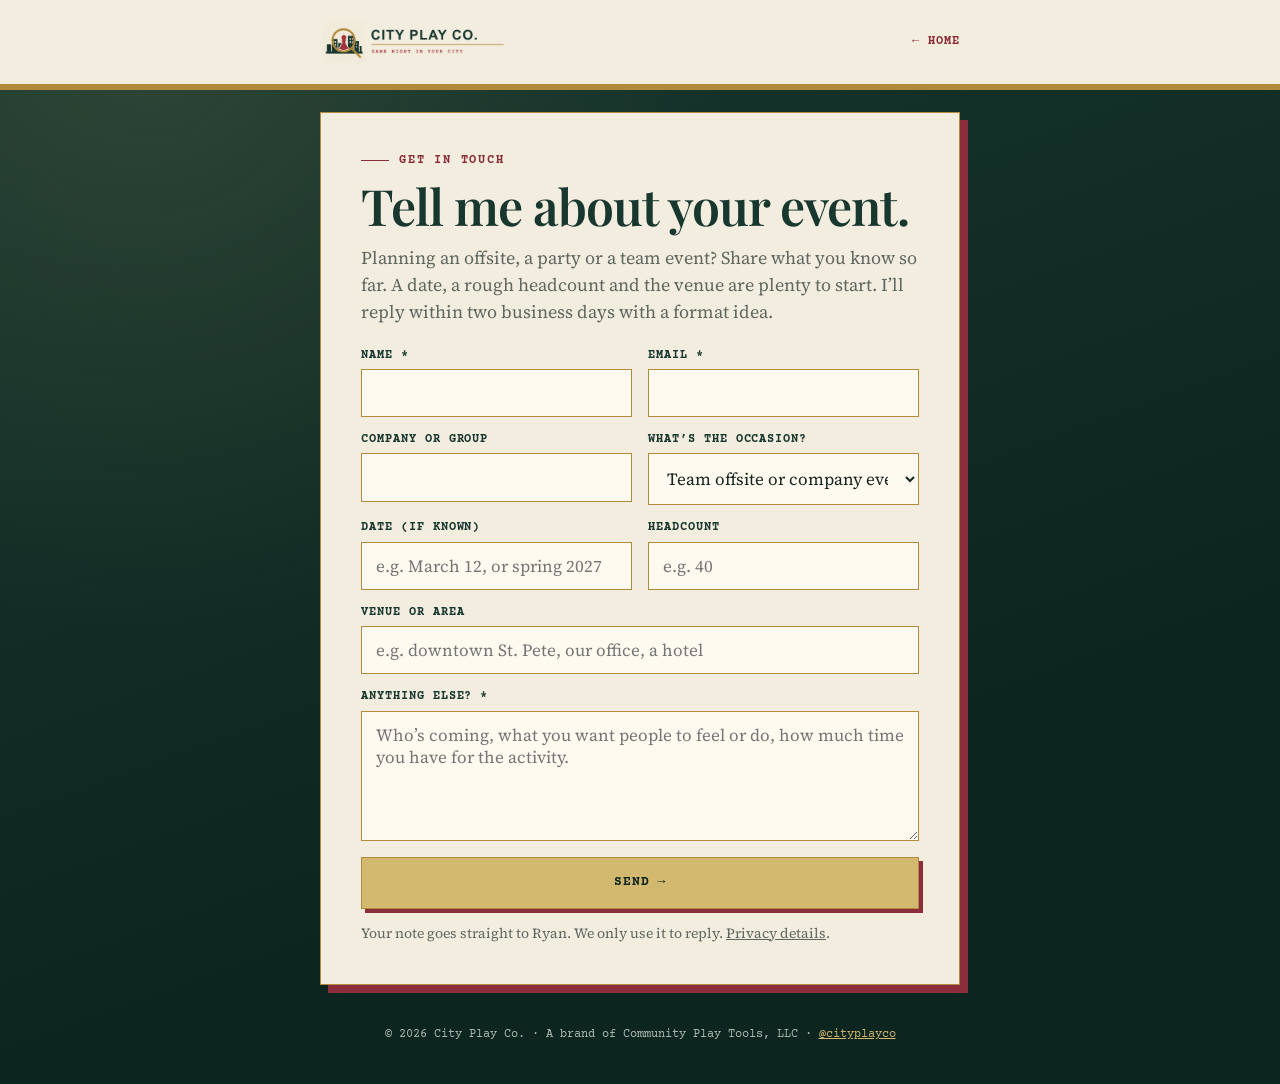
<file: contact/index.html>
<!doctype html>
<html lang="en">
<head>
  <meta charset="utf-8">
  <meta name="viewport" content="width=device-width, initial-scale=1">
  <title>Contact | City Play Co.</title>
  <meta name="description" content="Tell City Play Co. about your offsite, party or event. Share your date, headcount and venue, and Ryan will recommend a custom game.">
  <link rel="canonical" href="https://cityplayco.com/contact/">
  <meta name="theme-color" content="#102c25">
  <meta property="og:type" content="website">
  <meta property="og:title" content="Contact | City Play Co.">
  <meta property="og:description" content="Planning an offsite or event? Tell me about it and I'll recommend a custom game.">
  <meta property="og:url" content="https://cityplayco.com/contact/">
  <meta property="og:image" content="https://cityplayco.com/assets/social-card.png">
  <link rel="icon" href="/assets/city-play-co-mark.svg" type="image/svg+xml">
  <link rel="apple-touch-icon" href="/assets/city-play-co-profile.png">
  <link rel="preconnect" href="https://fonts.googleapis.com">
  <link rel="preconnect" href="https://fonts.gstatic.com" crossorigin>
  <link href="https://fonts.googleapis.com/css2?family=Courier+Prime:wght@400;700&family=Playfair+Display:wght@600;700&family=Source+Serif+4:opsz,wght@8..60,400;8..60,600&display=swap" rel="stylesheet">
  <link rel="stylesheet" href="/assets/pages.css?v=20261124">
</head>
<body>
  <div class="band"><header class="wrap topbar">
    <a href="/"><img src="/assets/city-play-co-wordmark.svg" width="1000" height="240" alt="City Play Co. home"></a>
    <a class="back" href="/">← Home</a>
  </header></div>

  <main class="wrap" id="main-content">
    <section class="panel">
      <p class="eyebrow">Get in touch</p>
      <h1>Tell me about your event.</h1>
      <p class="lede">Planning an offsite, a party or a team event? Share what you know so far. A date, a rough headcount and the venue are plenty to start. I’ll reply within two business days with a format idea.</p>

      <form name="contact" method="POST" action="/contact/thanks/" data-netlify="true" netlify-honeypot="bot-field">
        <input type="hidden" name="form-name" value="contact">
        <input type="hidden" name="subject" value="City Play Co. inquiry from cityplayco.com">
        <p class="hidden-field" aria-hidden="true"><label>Leave this empty: <input name="bot-field" tabindex="-1" autocomplete="off"></label></p>

        <div class="form-grid">
          <div class="field"><label for="name">Name *</label><input id="name" name="name" type="text" autocomplete="name" required></div>
          <div class="field"><label for="email">Email *</label><input id="email" name="email" type="email" autocomplete="email" required></div>
          <div class="field"><label for="org">Company or group</label><input id="org" name="organization" type="text" autocomplete="organization"></div>
          <div class="field">
            <label for="type">What’s the occasion?</label>
            <select id="type" name="event-type">
              <option value="Team offsite or company event">Team offsite or company event</option>
              <option value="Private party">Private party</option>
              <option value="Conference or festival">Conference or festival</option>
              <option value="Public game / tickets">Public game or tickets</option>
              <option value="Something else">Something else</option>
            </select>
          </div>
          <div class="field"><label for="date">Date (if known)</label><input id="date" name="event-date" type="text" placeholder="e.g. March 12, or spring 2027"></div>
          <div class="field"><label for="headcount">Headcount</label><input id="headcount" name="headcount" type="text" inputmode="numeric" placeholder="e.g. 40"></div>
          <div class="field full"><label for="venue">Venue or area</label><input id="venue" name="venue" type="text" placeholder="e.g. downtown St. Pete, our office, a hotel"></div>
          <div class="field full"><label for="message">Anything else? *</label><textarea id="message" name="message" required placeholder="Who’s coming, what you want people to feel or do, how much time you have for the activity."></textarea></div>
          <div class="field full"><button class="button" type="submit">Send <span aria-hidden="true">→</span></button></div>
        </div>
        <p class="form-note">Your note goes straight to Ryan. We only use it to reply. <a href="/privacy.html">Privacy details</a>.</p>
      </form>
    </section>
  </main>

  <footer class="foot">© 2026 City Play Co. · A brand of Community Play Tools, LLC · <a href="https://www.instagram.com/cityplayco/" target="_blank" rel="noopener">@cityplayco</a></footer>
</body>
</html>
</file>
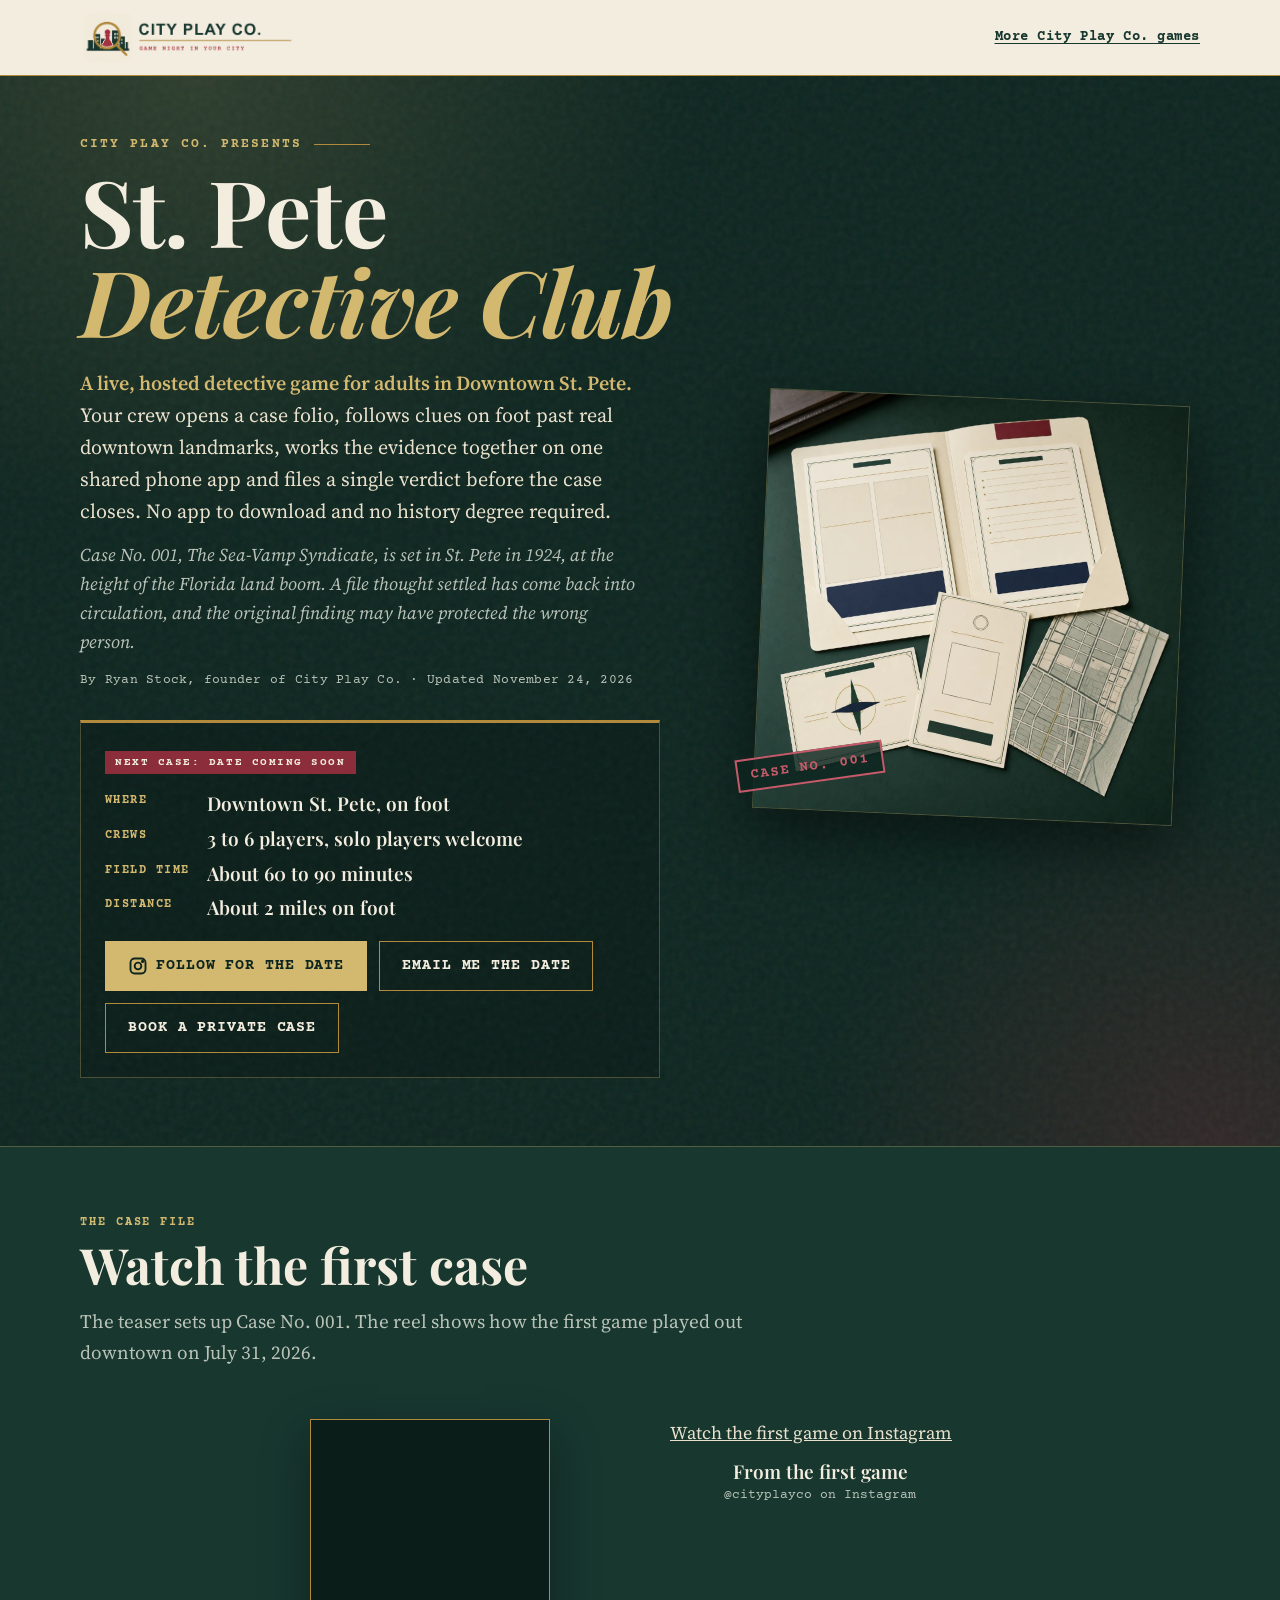
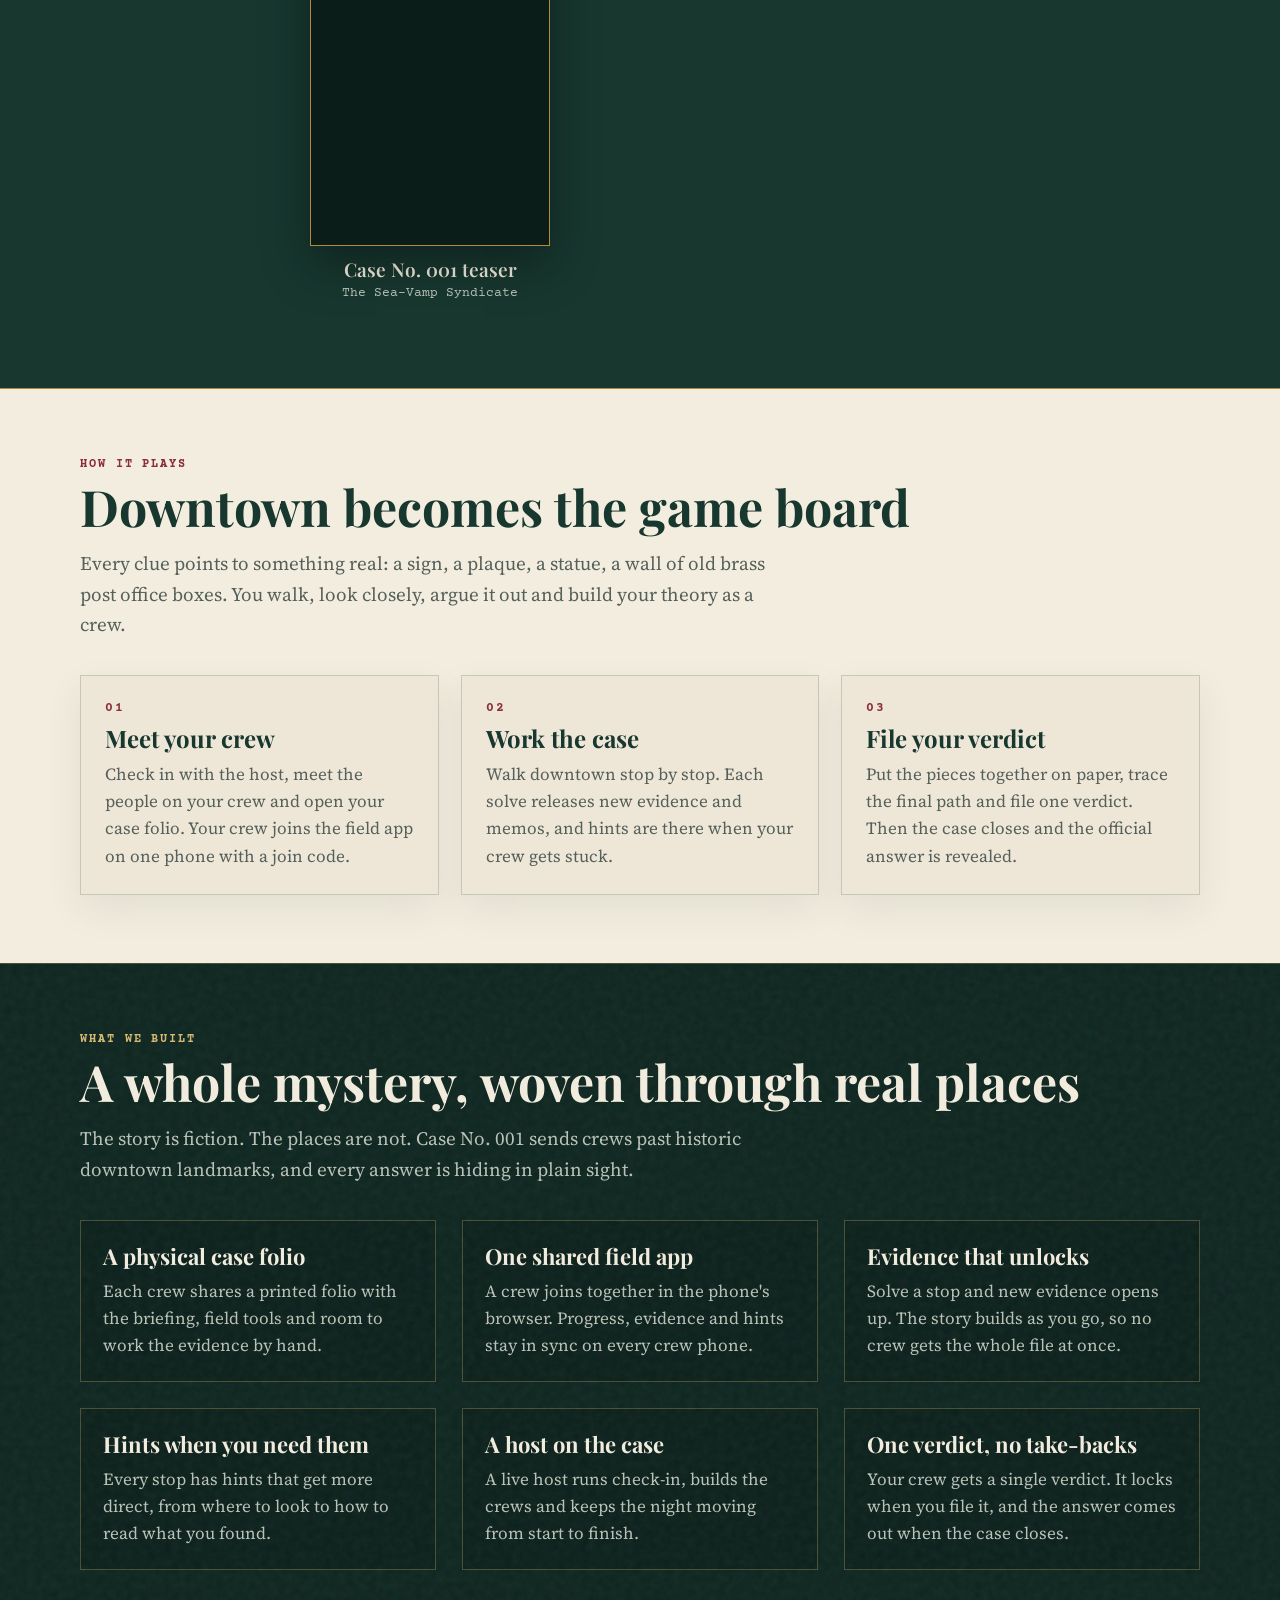
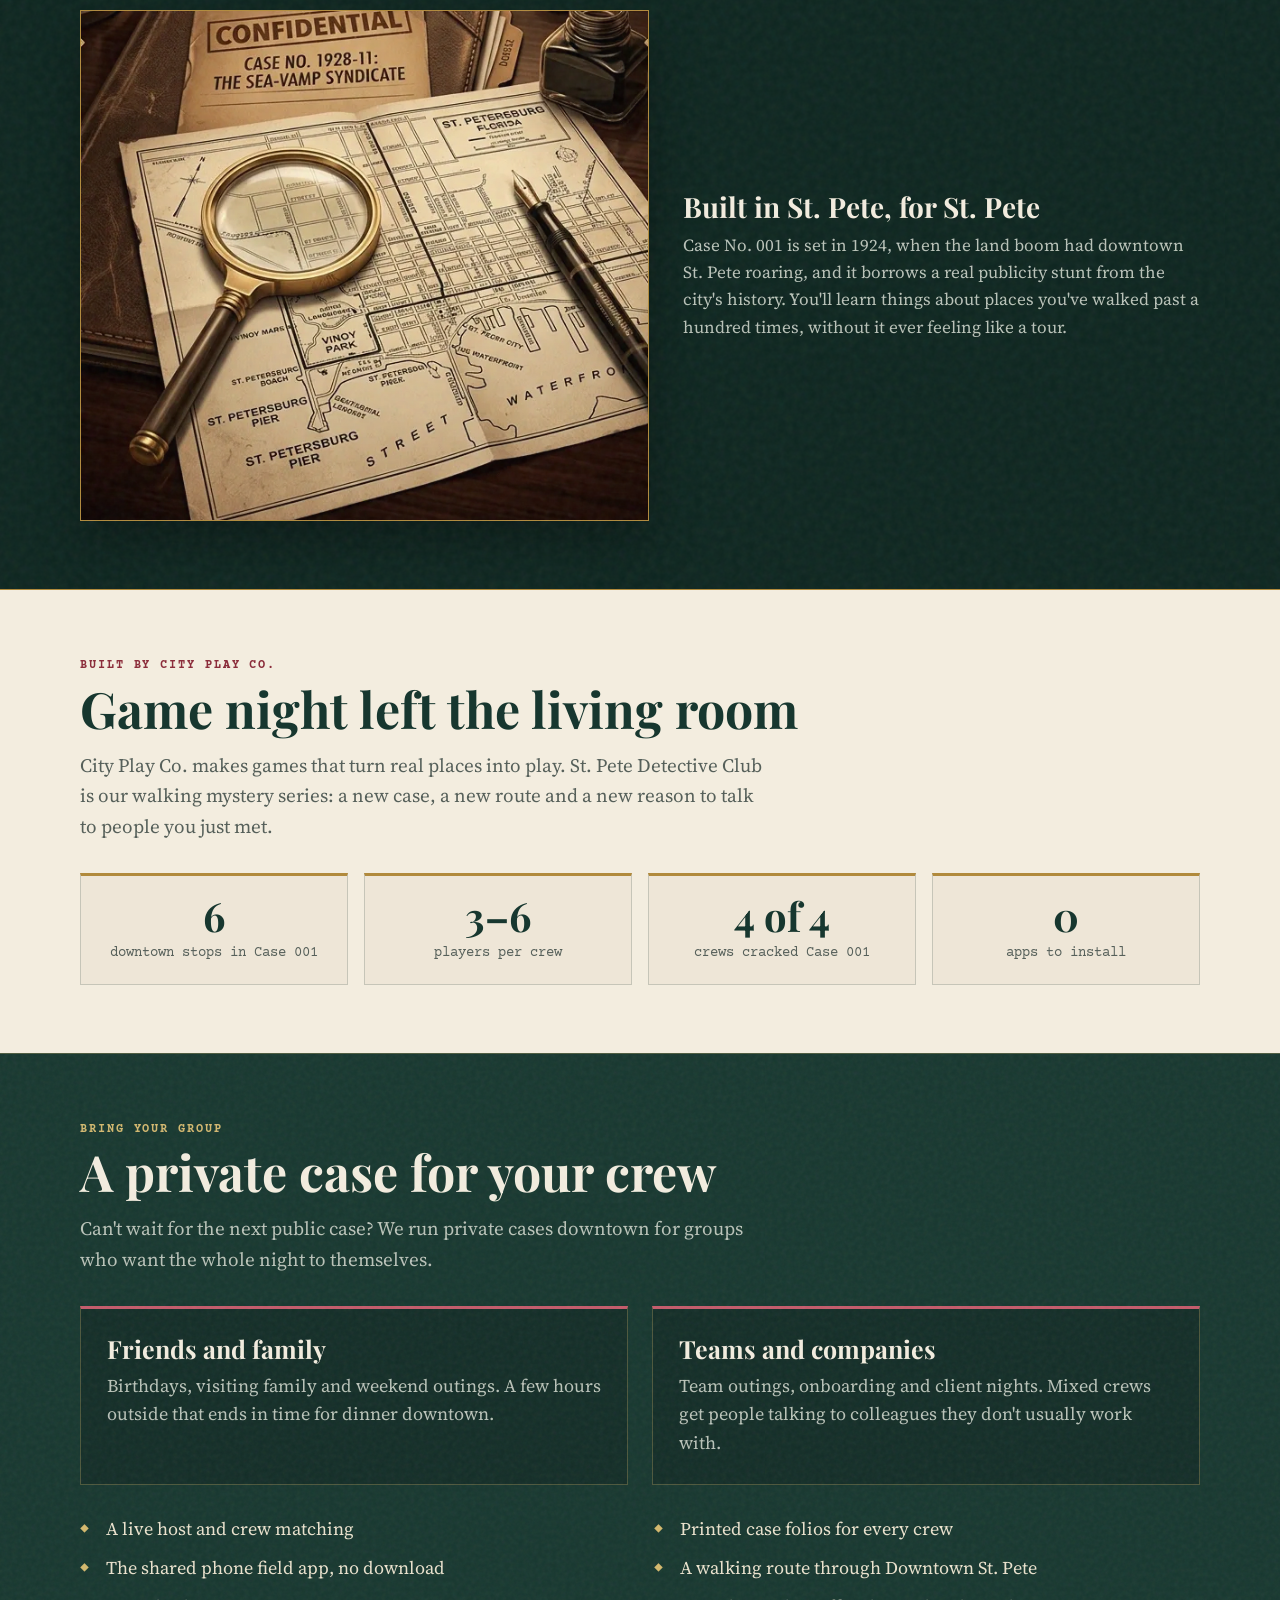
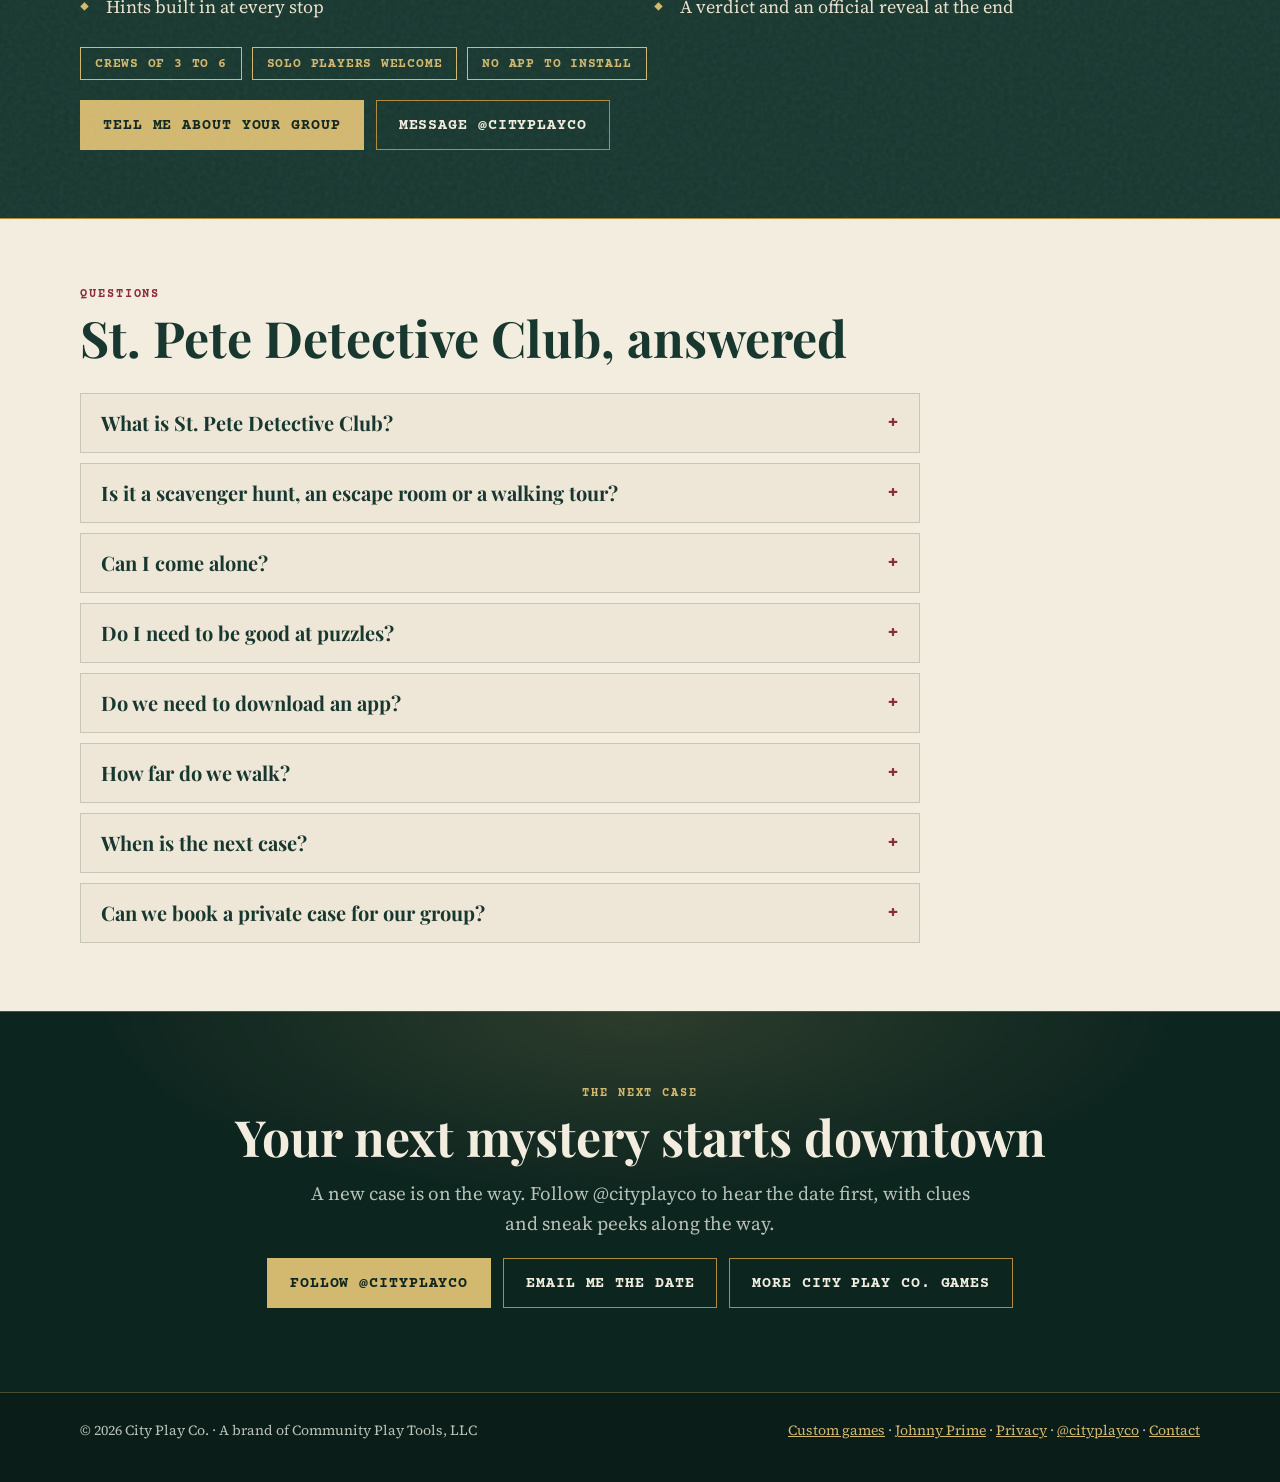
<file: detective_club/index.html>
<!doctype html>
<html lang="en">
<head>
  <meta charset="utf-8">
  <meta name="viewport" content="width=device-width, initial-scale=1">
  <title>St. Pete Detective Club: a Live Detective Game Downtown | City Play Co.</title>
  <meta name="description" content="St. Pete Detective Club is a live, hosted detective game for adults in Downtown St. Pete. Small crews follow clues on foot, examine evidence and file a verdict.">
  <meta name="robots" content="index, follow, max-image-preview:large">
  <meta name="theme-color" content="#102c25">
  <meta property="og:type" content="website">
  <meta property="og:title" content="St. Pete Detective Club: a Live Detective Game Downtown | City Play Co.">
  <meta property="og:description" content="A live, hosted detective game for adults in Downtown St. Pete. Small crews follow clues on foot, examine evidence and file a verdict.">
  <meta property="og:image" content="https://cityplayco.com/assets/social-card.png">
  <meta property="og:image:width" content="1200">
  <meta property="og:image:height" content="630">
  <meta property="og:image:alt" content="City Play Co. presents St. Pete Detective Club — Case No. 001">
  <meta property="og:url" content="https://cityplayco.com/detective_club/">
  <meta name="twitter:card" content="summary_large_image">
  <meta name="twitter:title" content="St. Pete Detective Club: a Live Detective Game Downtown | City Play Co.">
  <meta name="twitter:description" content="A live, hosted detective game for adults in Downtown St. Pete. Small crews follow clues on foot, examine evidence and file a verdict.">
  <meta name="twitter:image" content="https://cityplayco.com/assets/social-card.png">
  <link rel="canonical" href="https://cityplayco.com/detective_club/">
  <link rel="icon" href="/assets/city-play-co-mark.svg" type="image/svg+xml">
  <link rel="apple-touch-icon" href="/assets/city-play-co-profile.png">
  <link rel="preconnect" href="https://fonts.googleapis.com">
  <link rel="preconnect" href="https://fonts.gstatic.com" crossorigin>
  <link href="https://fonts.googleapis.com/css2?family=Courier+Prime:wght@400;700&family=Playfair+Display:wght@600;700&family=Source+Serif+4:opsz,wght@8..60,400;8..60,600&display=swap" rel="stylesheet">
  <script type="application/ld+json">
  {
    "@context": "https://schema.org",
    "@graph": [
      {
        "@type": "Organization",
        "@id": "https://cityplayco.com/#organization",
        "name": "City Play Co.",
        "legalName": "Community Play Tools, LLC",
        "url": "https://cityplayco.com/",
        "logo": "https://cityplayco.com/assets/city-play-co-profile.png",
        "email": "ryan@communityplaytools.com",
        "sameAs": [
          "https://www.instagram.com/cityplayco/"
        ],
        "address": {
          "@type": "PostalAddress",
          "addressLocality": "St. Petersburg",
          "addressRegion": "FL",
          "addressCountry": "US"
        },
        "founder": {
          "@id": "https://cityplayco.com/#ryan-stock"
        }
      },
      {
        "@type": "Person",
        "@id": "https://cityplayco.com/#ryan-stock",
        "name": "Ryan Stock",
        "jobTitle": "Founder",
        "worksFor": {
          "@id": "https://cityplayco.com/#organization"
        },
        "sameAs": [
          "https://www.linkedin.com/in/ryan-stock-bb955555/"
        ]
      },
      {
        "@type": "WebPage",
        "@id": "https://cityplayco.com/detective_club/#webpage",
        "url": "https://cityplayco.com/detective_club/",
        "name": "St. Pete Detective Club: a live detective game in Downtown St. Pete by City Play Co.",
        "datePublished": "2026-11-18",
        "dateModified": "2026-11-24",
        "inLanguage": "en-US",
        "author": {
          "@id": "https://cityplayco.com/#ryan-stock"
        },
        "publisher": {
          "@id": "https://cityplayco.com/#organization"
        },
        "about": {
          "@id": "https://cityplayco.com/detective_club/#service"
        },
        "primaryImageOfPage": "https://cityplayco.com/assets/social-card.png"
      },
      {
        "@type": "Service",
        "@id": "https://cityplayco.com/detective_club/#service",
        "name": "St. Pete Detective Club",
        "serviceType": "Live, hosted detective game and walking mystery",
        "description": "A live, hosted detective game for adults in Downtown St. Petersburg, Florida. Crews of three to six follow clues on foot past real downtown landmarks, examine evidence in a physical case folio and a shared phone app, and file one verdict before the case closes.",
        "provider": {
          "@id": "https://cityplayco.com/#organization"
        },
        "areaServed": {
          "@type": "City",
          "name": "St. Petersburg, Florida"
        },
        "audience": [
          {
            "@type": "PeopleAudience",
            "audienceType": "Adults looking for a social night out in St. Pete"
          },
          {
            "@type": "BusinessAudience",
            "audienceType": "Teams and groups booking a private outing"
          }
        ]
      },
      {
        "@type": "FAQPage",
        "@id": "https://cityplayco.com/detective_club/#faq",
        "mainEntity": [
          {
            "@type": "Question",
            "name": "What is St. Pete Detective Club?",
            "acceptedAnswer": {
              "@type": "Answer",
              "text": "St. Pete Detective Club is a live, hosted detective game by City Play Co. Downtown St. Petersburg, Florida is the game board: crews of three to six follow clues on foot past real landmarks, examine evidence and file one verdict on a fictional case."
            }
          },
          {
            "@type": "Question",
            "name": "Is it a scavenger hunt, an escape room or a walking tour?",
            "acceptedAnswer": {
              "@type": "Answer",
              "text": "It is a hosted detective game with elements of a city scavenger hunt. You do not need escape-room experience or local history knowledge. Every answer is out in the open, on the buildings, plaques and statues downtown."
            }
          },
          {
            "@type": "Question",
            "name": "Can I come alone?",
            "acceptedAnswer": {
              "@type": "Answer",
              "text": "Yes. Solo players are welcome. The host introduces everyone and places you on a small crew, so you won't need to bring a group."
            }
          },
          {
            "@type": "Question",
            "name": "Do I need to be good at puzzles?",
            "acceptedAnswer": {
              "@type": "Answer",
              "text": "No. The case mixes observation, conversation and deduction, and hints are built into the app if your crew gets stuck. Curiosity matters more than speed."
            }
          },
          {
            "@type": "Question",
            "name": "Do we need to download an app?",
            "acceptedAnswer": {
              "@type": "Answer",
              "text": "No. Your crew joins a shared field app in the phone's web browser with a join code. At least one phone per crew is needed, and everyone on the crew sees the same progress."
            }
          },
          {
            "@type": "Question",
            "name": "How far do we walk?",
            "acceptedAnswer": {
              "@type": "Answer",
              "text": "Expect about 2 miles of outdoor walking through Downtown St. Pete at a social pace. Wear comfortable shoes and bring water."
            }
          },
          {
            "@type": "Question",
            "name": "When is the next case?",
            "acceptedAnswer": {
              "@type": "Answer",
              "text": "The next case date has not been announced yet. Follow @cityplayco on Instagram or join the City Play Co. email list at cityplayco.com to hear the date first."
            }
          },
          {
            "@type": "Question",
            "name": "Can we book a private case for our group?",
            "acceptedAnswer": {
              "@type": "Answer",
              "text": "Yes. City Play Co. runs private cases for friends, families and teams in Downtown St. Pete. Tell us about your group on the City Play Co. contact page, or message @cityplayco on Instagram, to plan a date."
            }
          }
        ]
      }
    ]
  }
  </script>
  <style>
    :root {
      --ink: #17251f; --forest: #17372f; --forest-deep: #0d251f; --night: #0a1d18;
      --paper: #f3eddf; --paper-deep: #e5dbc5; --paper-text: #e9e1cd;
      --gold: #b18a3c; --gold-light: #d3b86f; --wine: #8b2d3b; --wine-light: #c45a6a;
      --muted: #b9c2b8; --muted-dark: #56605a; --line: rgba(211, 184, 111, .3);
      --display: "Playfair Display", Georgia, serif;
      --serif: "Source Serif 4", Georgia, serif;
      --mono: "Courier Prime", "Courier New", monospace;
    }
    * { box-sizing: border-box; }
    html { scroll-behavior: smooth; }
    body { margin: 0; background: var(--forest-deep); color: var(--paper-text); font: 400 18px/1.6 var(--serif); }
    img { display: block; max-width: 100%; height: auto; }
    a { color: inherit; }
    :focus-visible { outline: 3px solid var(--gold-light); outline-offset: 3px; }
    .wrap { width: min(1120px, calc(100% - 32px)); margin-inline: auto; }
    .skip { position: fixed; top: 10px; left: 10px; z-index: 50; padding: 10px 14px; background: var(--paper); color: var(--forest); font-weight: 700; transform: translateY(-200%); }
    .skip:focus { transform: none; }

    .grain { position: absolute; inset: 0; pointer-events: none; opacity: .5;
      background-image: url("data:image/svg+xml,%3Csvg viewBox='0 0 180 180' xmlns='http://www.w3.org/2000/svg'%3E%3Cfilter id='n'%3E%3CfeTurbulence type='fractalNoise' baseFrequency='.9' numOctaves='3' stitchTiles='stitch'/%3E%3C/filter%3E%3Crect width='100%25' height='100%25' filter='url(%23n)' opacity='.13'/%3E%3C/svg%3E"); }

    /* City Play Co. strip ties the page to the brand */
    .brandbar { background: var(--paper); color: var(--forest); border-bottom: 1px solid var(--gold); }
    .brandbar .wrap { display: flex; align-items: center; justify-content: space-between; gap: 16px; padding: 10px 0; }
    .brandbar img { width: min(230px, 52vw); }
    .brandbar a.back { font: 700 14px/1.2 var(--mono); letter-spacing: .04em; text-underline-offset: 3px; }

    /* Hero */
    .hero { position: relative; overflow: hidden; padding: 60px 0 68px;
      background: radial-gradient(55% 60% at 15% 0%, rgba(211,184,111,.16), transparent 70%), radial-gradient(45% 50% at 95% 100%, rgba(139,45,59,.28), transparent 70%), var(--forest-deep); }
    .hero-grid { position: relative; display: grid; grid-template-columns: 1.15fr .85fr; gap: 44px; align-items: center; }
    .kicker { display: flex; align-items: center; gap: 12px; margin: 0 0 12px; color: var(--gold-light); font: 700 13px/1.3 var(--mono); letter-spacing: .16em; text-transform: uppercase; }
    .kicker::after { content: ""; flex: 0 0 56px; height: 1px; background: var(--gold); }
    h1 { margin: 0; font: 700 clamp(48px, 8vw, 92px)/.98 var(--display); color: var(--paper); letter-spacing: -.01em; }
    h1 em { font-style: italic; color: var(--gold-light); }
    .summary { margin: 22px 0 0; max-width: 580px; font-size: clamp(18px, 1.9vw, 20px); color: var(--paper-text); }
    .summary strong { color: var(--gold-light); font-weight: 600; }
    .dek { margin: 14px 0 0; max-width: 560px; color: var(--muted); font-size: 18px; font-style: italic; }
    .byline { margin: 14px 0 0; color: var(--muted); font: 400 13px/1.5 var(--mono); letter-spacing: .02em; }
    .hero-art { position: relative; justify-self: center; width: min(420px, 82vw); }
    .hero-art .folio { width: 100%; border: 1px solid var(--line); box-shadow: 0 24px 60px rgba(0,0,0,.45); transform: rotate(2.5deg); }
    .hero-art .stamp { position: absolute; left: -6%; bottom: 8%; padding: 8px 12px 6px; border: 2px solid var(--wine-light); color: var(--wine-light); background: rgba(13,37,31,.82);
      font: 700 14px/1.1 var(--mono); letter-spacing: .14em; text-transform: uppercase; transform: rotate(-8deg); }

    /* Case card */
    .case { margin-top: 30px; max-width: 580px; padding: 22px 24px 24px; background: rgba(0,0,0,.18); border: 1px solid var(--line); border-top: 3px solid var(--gold); }
    .case .tag { display: inline-block; padding: 5px 10px 4px; background: var(--wine); color: var(--paper); font: 700 11px/1.3 var(--mono); letter-spacing: .14em; text-transform: uppercase; }
    .case dl { display: grid; grid-template-columns: auto 1fr; gap: 8px 18px; margin: 16px 0 0; }
    .case dt { font: 700 12px/1.8 var(--mono); letter-spacing: .12em; text-transform: uppercase; color: var(--gold-light); }
    .case dd { margin: 0; font: 600 19px/1.4 var(--display); color: var(--paper); }
    .actions { display: flex; flex-wrap: wrap; gap: 12px; margin-top: 20px; }
    .btn { display: inline-flex; align-items: center; justify-content: center; gap: 8px; min-height: 50px; padding: 0 22px;
      border: 1px solid var(--gold); font: 700 15px/1 var(--mono); letter-spacing: .06em; text-transform: uppercase; text-decoration: none; transition: background .15s, color .15s; }
    .btn-primary { background: var(--gold-light); color: var(--forest-deep); border-color: var(--gold-light); }
    .btn-primary:hover { background: var(--paper); border-color: var(--paper); }
    .btn-quiet { background: transparent; color: var(--paper); }
    .btn-quiet:hover { background: rgba(211,184,111,.14); }
    .btn svg { width: 20px; height: 20px; flex: none; }

    /* Sections */
    section { position: relative; }
    .band { padding: 68px 0; border-top: 1px solid var(--line); }
    .band--forest { background: var(--forest); }
    .band--paper { background: var(--paper); color: var(--ink); border-top-color: var(--gold); }
    .label { margin: 0 0 8px; font: 700 12px/1.3 var(--mono); letter-spacing: .16em; text-transform: uppercase; color: var(--gold-light); }
    .band--paper .label { color: var(--wine); }
    h2 { margin: 0; font: 700 clamp(32px, 4.6vw, 50px)/1.08 var(--display); color: var(--paper); }
    .band--paper h2 { color: var(--forest); }
    .lede { margin: 14px 0 0; max-width: 690px; color: var(--muted); font-size: 19px; }
    .band--paper .lede { color: var(--muted-dark); }

    /* Watch */
    .watch-grid { display: grid; grid-template-columns: minmax(0, 320px) minmax(0, 380px); gap: 40px; justify-content: center; align-items: start; margin-top: 34px; }
    .video figcaption { margin-top: 12px; text-align: center; font: 600 19px/1.25 var(--display); color: var(--paper); }
    .video small { display: block; margin-top: 2px; font: 400 13px/1.4 var(--mono); color: var(--muted); }
    .frame { position: relative; aspect-ratio: 9 / 16; overflow: hidden; background: var(--night); border: 1px solid var(--gold); box-shadow: 0 18px 44px rgba(0,0,0,.35); }
    .frame iframe { position: absolute; inset: 0; width: 100%; height: 100%; border: 0; }
    .ig { min-width: 0; }
    .ig .instagram-media { min-width: 0 !important; width: 100% !important; margin: 0 !important; }

    /* How it plays */
    .steps { display: grid; grid-template-columns: repeat(3, 1fr); gap: 22px; margin: 36px 0 0; padding: 0; list-style: none; counter-reset: step; }
    .steps li { position: relative; padding: 26px 24px 24px; background: #eee6d7; border: 1px solid rgba(23,55,47,.18); box-shadow: 0 14px 35px rgba(23,55,47,.08); }
    .steps li::before { counter-increment: step; content: "0" counter(step); display: block; margin-bottom: 10px; color: var(--wine); font: 700 13px/1 var(--mono); letter-spacing: .16em; }
    .steps h3 { margin: 0 0 8px; color: var(--forest); font: 700 24px/1.15 var(--display); }
    .steps p { margin: 0; color: var(--muted-dark); font-size: 17px; }

    /* What we built */
    .features { display: grid; grid-template-columns: repeat(3, 1fr); gap: 26px; margin-top: 36px; }
    .feature { padding: 22px; border: 1px solid var(--line); background: rgba(0,0,0,.14); }
    .feature h3 { margin: 0 0 8px; font: 700 22px/1.2 var(--display); color: var(--paper); }
    .feature p { margin: 0; color: var(--muted); font-size: 17px; }
    .wide { display: grid; grid-template-columns: 1.1fr 1fr; gap: 34px; align-items: center; margin-top: 40px; }
    .shot { overflow: hidden; border: 1px solid var(--gold); box-shadow: 0 18px 44px rgba(0,0,0,.35); background: var(--night); }
    .wide .feature { border: 0; background: none; padding: 0; }
    .wide .feature h3 { font-size: 28px; }

    /* Stats */
    .stats { display: grid; grid-template-columns: repeat(4, 1fr); gap: 16px; margin-top: 32px; }
    .stat { padding: 20px 16px; background: #eee6d7; border: 1px solid rgba(23,55,47,.18); border-top: 3px solid var(--gold); text-align: center; }
    .stat b { display: block; color: var(--forest); font: 700 40px/1 var(--display); }
    .stat span { display: block; margin-top: 8px; color: var(--muted-dark); font: 400 14px/1.4 var(--mono); }

    /* Bring it to your group */
    .offers { display: grid; grid-template-columns: 1fr 1fr; gap: 24px; margin-top: 32px; }
    .offer { padding: 26px; background: rgba(0,0,0,.18); border: 1px solid var(--line); border-top: 3px solid var(--wine-light); }
    .offer h3 { margin: 0 0 8px; font: 700 25px/1.15 var(--display); color: var(--paper); }
    .offer p { margin: 0; color: var(--muted); }
    .includes { margin: 30px 0 0; padding: 0; list-style: none; display: grid; grid-template-columns: 1fr 1fr; gap: 10px 28px; }
    .includes li { position: relative; padding-left: 26px; }
    .includes li::before { content: "◆"; position: absolute; left: 0; top: 4px; color: var(--gold-light); font-size: 12px; }
    .sizing { margin-top: 26px; display: flex; flex-wrap: wrap; gap: 10px; }
    .sizing span { padding: 8px 14px 6px; border: 1px solid var(--gold-light); color: var(--gold-light); font: 700 13px/1.3 var(--mono); letter-spacing: .06em; text-transform: uppercase; }

    /* FAQ */
    .faq { margin-top: 28px; display: grid; gap: 10px; max-width: 840px; }
    .faq details { background: #eee6d7; border: 1px solid rgba(23,55,47,.18); }
    .faq summary { cursor: pointer; padding: 16px 20px; color: var(--forest); font: 700 20px/1.3 var(--display); list-style: none; }
    .faq summary::-webkit-details-marker { display: none; }
    .faq summary::after { content: "+"; float: right; color: var(--wine); font-family: var(--mono); }
    .faq details[open] summary::after { content: "–"; }
    .faq details p { margin: 0; padding: 0 20px 18px; color: var(--muted-dark); }

    /* Closing */
    .closing { padding: 74px 0 84px; text-align: center; border-top: 1px solid var(--line);
      background: radial-gradient(60% 70% at 50% 0%, rgba(211,184,111,.16), transparent 70%), var(--forest-deep); }
    .closing .actions { justify-content: center; }
    .closing .lede { margin-inline: auto; }
    footer { padding: 26px 0 40px; background: var(--night); color: var(--muted); font-size: 14px; border-top: 1px solid var(--line); }
    footer .wrap { display: flex; flex-wrap: wrap; justify-content: space-between; gap: 10px 24px; }
    footer a { color: var(--gold-light); }

    @media (max-width: 900px) {
      .hero-grid { grid-template-columns: 1fr; }
      .hero-art { order: -1; width: min(320px, 72vw); margin-bottom: 8px; }
      .watch-grid { grid-template-columns: minmax(0, 340px); }
      .steps, .features { grid-template-columns: 1fr 1fr; }
      .wide, .offers, .includes { grid-template-columns: 1fr; }
      .stats { grid-template-columns: repeat(2, 1fr); }
    }
    @media (max-width: 560px) {
      body { font-size: 17px; }
      .hero { padding: 34px 0 48px; }
      .case dl { grid-template-columns: 1fr; gap: 0; }
      .case dd { margin-bottom: 8px; }
      .actions .btn { width: 100%; }
      .steps, .features { grid-template-columns: 1fr; }
      .band { padding: 50px 0; }
    }
    @media (prefers-reduced-motion: reduce) { html { scroll-behavior: auto; } .btn { transition: none; } }
  </style>
</head>
<body>
  <a class="skip" href="#main">Skip to main content</a>
  <div class="brandbar">
    <div class="wrap">
      <a href="/" aria-label="City Play Co. home"><img src="/assets/city-play-co-wordmark.svg" width="1000" height="240" alt="City Play Co."></a>
      <a class="back" href="/">More City Play Co. games</a>
    </div>
  </div>

  <main id="main">
    <section class="hero">
      <div class="grain" aria-hidden="true"></div>
      <div class="wrap hero-grid">
        <div>
          <p class="kicker">City Play Co. presents</p>
          <h1>St. Pete <em>Detective Club</em></h1>
          <p class="summary"><strong>A live, hosted detective game for adults in Downtown St. Pete.</strong> Your crew opens a case folio, follows clues on foot past real downtown landmarks, works the evidence together on one shared phone app and files a single verdict before the case closes. No app to download and no history degree required.</p>
          <p class="dek">Case No. 001, The Sea-Vamp Syndicate, is set in St. Pete in 1924, at the height of the Florida land boom. A file thought settled has come back into circulation, and the original finding may have protected the wrong person.</p>
          <p class="byline">By Ryan Stock, founder of City Play Co. · Updated <time datetime="2026-11-24">November 24, 2026</time></p>

          <div class="case" aria-label="Case details">
            <span class="tag">Next case: date coming soon</span>
            <dl>
              <dt>Where</dt><dd>Downtown St. Pete, on foot</dd>
              <dt>Crews</dt><dd>3 to 6 players, solo players welcome</dd>
              <dt>Field time</dt><dd>About 60 to 90 minutes</dd>
              <dt>Distance</dt><dd>About 2 miles on foot</dd>
            </dl>
            <div class="actions">
              <a class="btn btn-primary" href="https://www.instagram.com/cityplayco/" target="_blank" rel="noopener">
                <svg viewBox="0 0 24 24" fill="none" stroke="currentColor" stroke-width="2.25" stroke-linecap="round" stroke-linejoin="round" aria-hidden="true"><rect x="3" y="3" width="18" height="18" rx="5"/><circle cx="12" cy="12" r="4"/><circle cx="17.5" cy="6.5" r=".8" fill="currentColor"/></svg>
                Follow for the date
              </a>
              <a class="btn btn-quiet" href="/#join">Email me the date</a>
              <a class="btn btn-quiet" href="#bring">Book a private case</a>
            </div>
          </div>
        </div>
        <div class="hero-art" aria-hidden="true">
          <img class="folio" src="/assets/founding-folio.webp" width="1254" height="1254" alt="">
          <span class="stamp">Case No. 001</span>
        </div>
      </div>
    </section>

    <section class="band band--forest" id="watch" aria-labelledby="watch-title">
      <div class="wrap">
        <p class="label">The case file</p>
        <h2 id="watch-title">Watch the first case</h2>
        <p class="lede">The teaser sets up Case No. 001. The reel shows how the first game played out downtown on July 31, 2026.</p>
        <div class="watch-grid">
          <figure class="video">
            <div class="frame"><iframe src="https://www.youtube-nocookie.com/embed/GwQiVM1tk6U?rel=0" title="St. Pete Detective Club — Case 001 teaser" loading="lazy"
              allow="accelerometer; clipboard-write; encrypted-media; gyroscope; picture-in-picture; web-share" referrerpolicy="strict-origin-when-cross-origin" allowfullscreen></iframe></div>
            <figcaption>Case No. 001 teaser<small>The Sea-Vamp Syndicate</small></figcaption>
          </figure>
          <figure class="video ig">
            <blockquote class="instagram-media" data-instgrm-captioned data-instgrm-permalink="https://www.instagram.com/reel/Dbe_CSUvw7O/?utm_source=ig_embed&amp;utm_campaign=loading" data-instgrm-version="14">
              <a href="https://www.instagram.com/reel/Dbe_CSUvw7O/" target="_blank" rel="noopener">Watch the first game on Instagram</a>
            </blockquote>
            <figcaption>From the first game<small>@cityplayco on Instagram</small></figcaption>
          </figure>
        </div>
      </div>
    </section>

    <section class="band band--paper" id="how" aria-labelledby="how-title">
      <div class="wrap">
        <p class="label">How it plays</p>
        <h2 id="how-title">Downtown becomes the game board</h2>
        <p class="lede">Every clue points to something real: a sign, a plaque, a statue, a wall of old brass post office boxes. You walk, look closely, argue it out and build your theory as a crew.</p>
        <ol class="steps">
          <li>
            <h3>Meet your crew</h3>
            <p>Check in with the host, meet the people on your crew and open your case folio. Your crew joins the field app on one phone with a join code.</p>
          </li>
          <li>
            <h3>Work the case</h3>
            <p>Walk downtown stop by stop. Each solve releases new evidence and memos, and hints are there when your crew gets stuck.</p>
          </li>
          <li>
            <h3>File your verdict</h3>
            <p>Put the pieces together on paper, trace the final path and file one verdict. Then the case closes and the official answer is revealed.</p>
          </li>
        </ol>
      </div>
    </section>

    <section class="band" aria-labelledby="built">
      <div class="grain" aria-hidden="true"></div>
      <div class="wrap">
        <p class="label">What we built</p>
        <h2 id="built">A whole mystery, woven through real places</h2>
        <p class="lede">The story is fiction. The places are not. Case No. 001 sends crews past historic downtown landmarks, and every answer is hiding in plain sight.</p>

        <div class="features">
          <article class="feature">
            <h3>A physical case folio</h3>
            <p>Each crew shares a printed folio with the briefing, field tools and room to work the evidence by hand.</p>
          </article>
          <article class="feature">
            <h3>One shared field app</h3>
            <p>A crew joins together in the phone's browser. Progress, evidence and hints stay in sync on every crew phone.</p>
          </article>
          <article class="feature">
            <h3>Evidence that unlocks</h3>
            <p>Solve a stop and new evidence opens up. The story builds as you go, so no crew gets the whole file at once.</p>
          </article>
          <article class="feature">
            <h3>Hints when you need them</h3>
            <p>Every stop has hints that get more direct, from where to look to how to read what you found.</p>
          </article>
          <article class="feature">
            <h3>A host on the case</h3>
            <p>A live host runs check-in, builds the crews and keeps the night moving from start to finish.</p>
          </article>
          <article class="feature">
            <h3>One verdict, no take-backs</h3>
            <p>Your crew gets a single verdict. It locks when you file it, and the answer comes out when the case closes.</p>
          </article>
        </div>

        <div class="wide">
          <div class="shot"><img src="img/evidence-map.webp" width="628" height="564" loading="lazy" alt="A 1920s-style map of St. Petersburg with a magnifying glass and a confidential case file labeled The Sea-Vamp Syndicate."></div>
          <div class="feature">
            <h3>Built in St. Pete, for St. Pete</h3>
            <p>Case No. 001 is set in 1924, when the land boom had downtown St. Pete roaring, and it borrows a real publicity stunt from the city's history. You'll learn things about places you've walked past a hundred times, without it ever feeling like a tour.</p>
          </div>
        </div>
      </div>
    </section>

    <section class="band band--paper" aria-labelledby="by">
      <div class="wrap">
        <p class="label">Built by City Play Co.</p>
        <h2 id="by">Game night left the living room</h2>
        <p class="lede">City Play Co. makes games that turn real places into play. St. Pete Detective Club is our walking mystery series: a new case, a new route and a new reason to talk to people you just met.</p>
        <div class="stats">
          <div class="stat"><b>6</b><span>downtown stops in Case 001</span></div>
          <div class="stat"><b>3–6</b><span>players per crew</span></div>
          <div class="stat"><b>4 of 4</b><span>crews cracked Case 001</span></div>
          <div class="stat"><b>0</b><span>apps to install</span></div>
        </div>
      </div>
    </section>

    <section class="band band--forest" id="bring" aria-labelledby="bring-title">
      <div class="grain" aria-hidden="true"></div>
      <div class="wrap">
        <p class="label">Bring your group</p>
        <h2 id="bring-title">A private case for your crew</h2>
        <p class="lede">Can't wait for the next public case? We run private cases downtown for groups who want the whole night to themselves.</p>
        <div class="offers">
          <article class="offer">
            <h3>Friends and family</h3>
            <p>Birthdays, visiting family and weekend outings. A few hours outside that ends in time for dinner downtown.</p>
          </article>
          <article class="offer">
            <h3>Teams and companies</h3>
            <p>Team outings, onboarding and client nights. Mixed crews get people talking to colleagues they don't usually work with.</p>
          </article>
        </div>
        <ul class="includes">
          <li>A live host and crew matching</li>
          <li>Printed case folios for every crew</li>
          <li>The shared phone field app, no download</li>
          <li>A walking route through Downtown St. Pete</li>
          <li>Hints built in at every stop</li>
          <li>A verdict and an official reveal at the end</li>
        </ul>
        <div class="sizing"><span>Crews of 3 to 6</span><span>Solo players welcome</span><span>No app to install</span></div>
        <div class="actions">
          <a class="btn btn-primary" href="/contact/">Tell me about your group</a>
          <a class="btn btn-quiet" href="https://www.instagram.com/cityplayco/" target="_blank" rel="noopener">Message @cityplayco</a>
        </div>
      </div>
    </section>

    <section class="band band--paper" id="faq" aria-labelledby="faq-title">
      <div class="wrap">
        <p class="label">Questions</p>
        <h2 id="faq-title">St. Pete Detective Club, answered</h2>
        <div class="faq">
          <details>
            <summary>What is St. Pete Detective Club?</summary>
            <p>St. Pete Detective Club is a live, hosted detective game by City Play Co. Downtown St. Petersburg, Florida is the game board: crews of three to six follow clues on foot past real landmarks, examine evidence and file one verdict on a fictional case.</p>
          </details>
          <details>
            <summary>Is it a scavenger hunt, an escape room or a walking tour?</summary>
            <p>It is a hosted detective game with elements of a city scavenger hunt. You do not need escape-room experience or local history knowledge. Every answer is out in the open, on the buildings, plaques and statues downtown.</p>
          </details>
          <details>
            <summary>Can I come alone?</summary>
            <p>Yes. Solo players are welcome. The host introduces everyone and places you on a small crew, so you won't need to bring a group.</p>
          </details>
          <details>
            <summary>Do I need to be good at puzzles?</summary>
            <p>No. The case mixes observation, conversation and deduction, and hints are built into the app if your crew gets stuck. Curiosity matters more than speed.</p>
          </details>
          <details>
            <summary>Do we need to download an app?</summary>
            <p>No. Your crew joins a shared field app in the phone's web browser with a join code. At least one phone per crew is needed, and everyone on the crew sees the same progress.</p>
          </details>
          <details>
            <summary>How far do we walk?</summary>
            <p>Expect about 2 miles of outdoor walking through Downtown St. Pete at a social pace. Wear comfortable shoes and bring water.</p>
          </details>
          <details>
            <summary>When is the next case?</summary>
            <p>The next case date has not been announced yet. Follow @cityplayco on Instagram or join the City Play Co. email list at cityplayco.com to hear the date first.</p>
          </details>
          <details>
            <summary>Can we book a private case for our group?</summary>
            <p>Yes. City Play Co. runs private cases for friends, families and teams in Downtown St. Pete. Tell us about your group on the City Play Co. contact page, or message @cityplayco on Instagram, to plan a date.</p>
          </details>
        </div>
      </div>
    </section>

    <section class="closing" aria-labelledby="join">
      <div class="wrap">
        <p class="label">The next case</p>
        <h2 id="join">Your next mystery starts downtown</h2>
        <p class="lede">A new case is on the way. Follow @cityplayco to hear the date first, with clues and sneak peeks along the way.</p>
        <div class="actions">
          <a class="btn btn-primary" href="https://www.instagram.com/cityplayco/" target="_blank" rel="noopener">Follow @cityplayco</a>
          <a class="btn btn-quiet" href="/#join">Email me the date</a>
          <a class="btn btn-quiet" href="/">More City Play Co. games</a>
        </div>
      </div>
    </section>
  </main>

  <footer>
    <div class="wrap">
      <span>© 2026 City Play Co. · A brand of Community Play Tools, LLC</span>
      <span><a href="/#teams">Custom games</a> · <a href="/johnny_halloween/">Johnny Prime</a> · <a href="/privacy.html">Privacy</a> · <a href="https://www.instagram.com/cityplayco/" target="_blank" rel="noopener">@cityplayco</a> · <a href="/contact/">Contact</a></span>
    </div>
  </footer>
  <script async src="https://www.instagram.com/embed.js"></script>
</body>
</html>
</file>
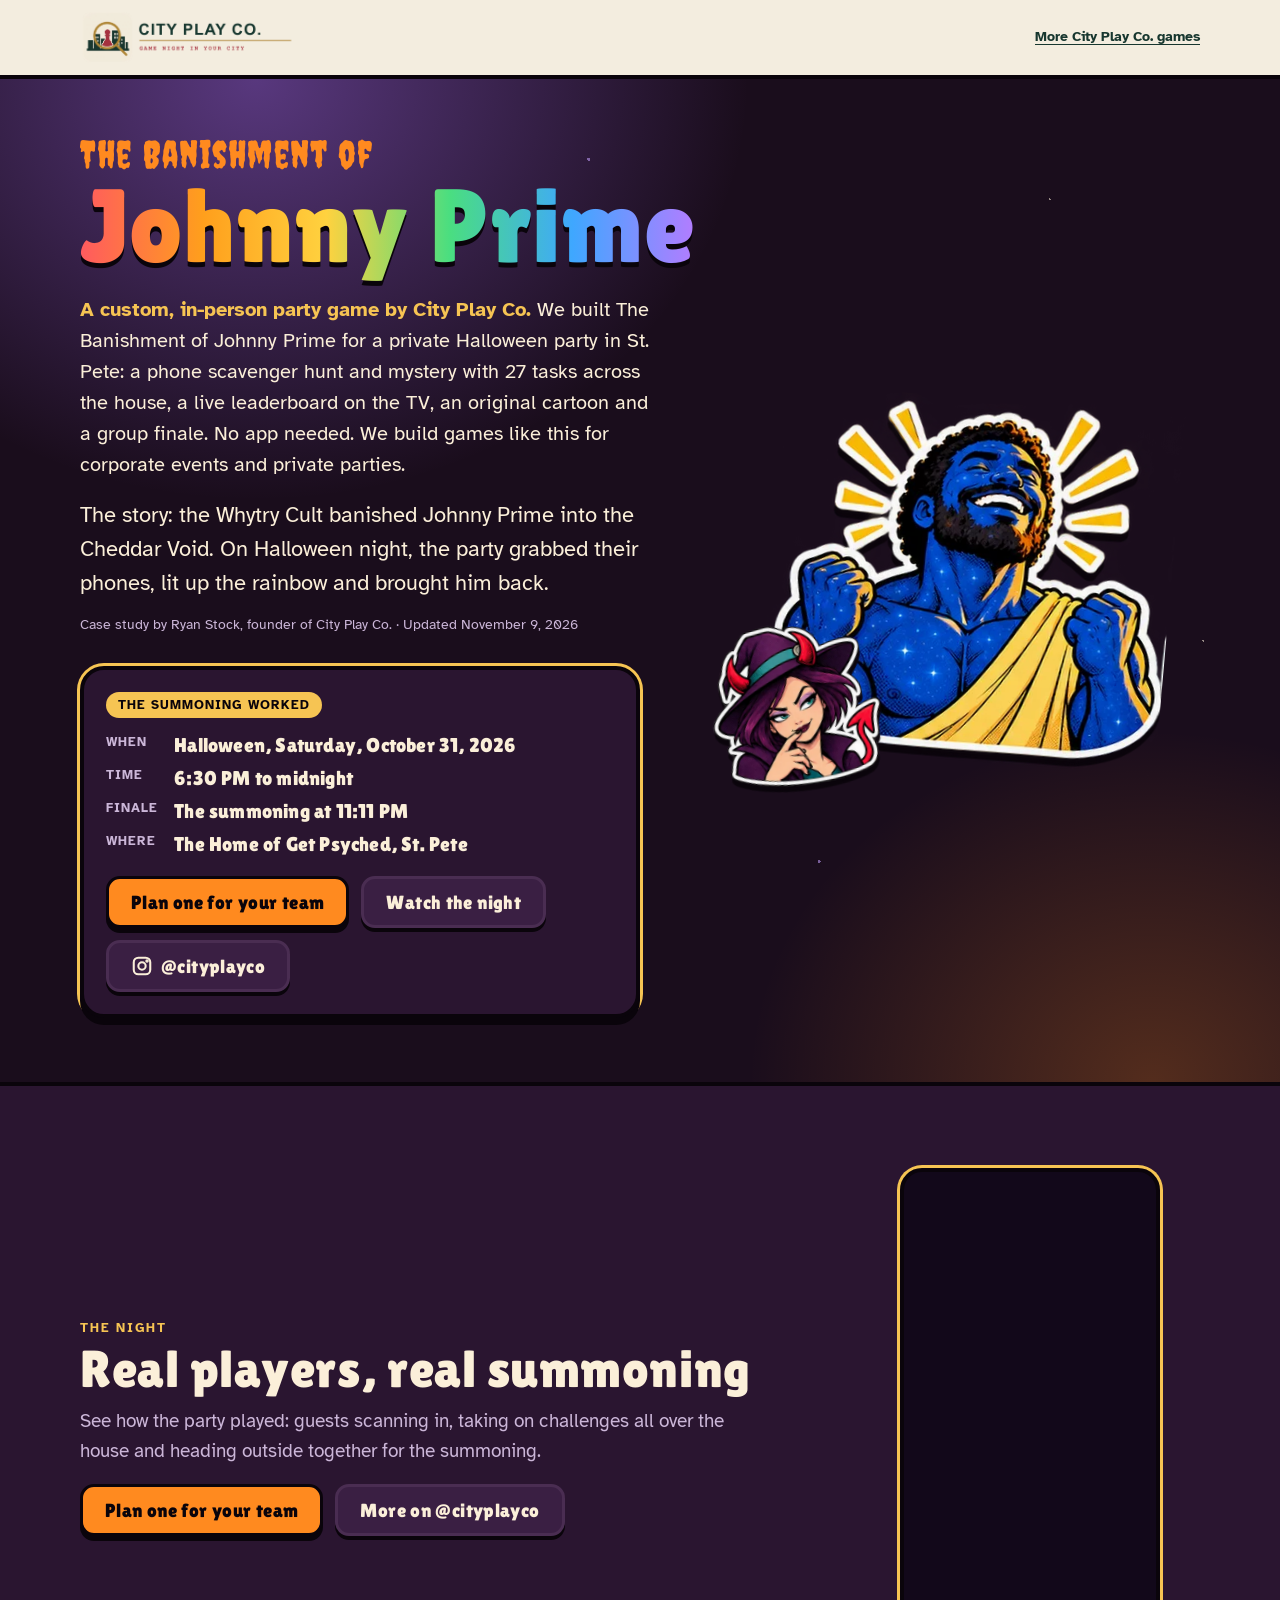
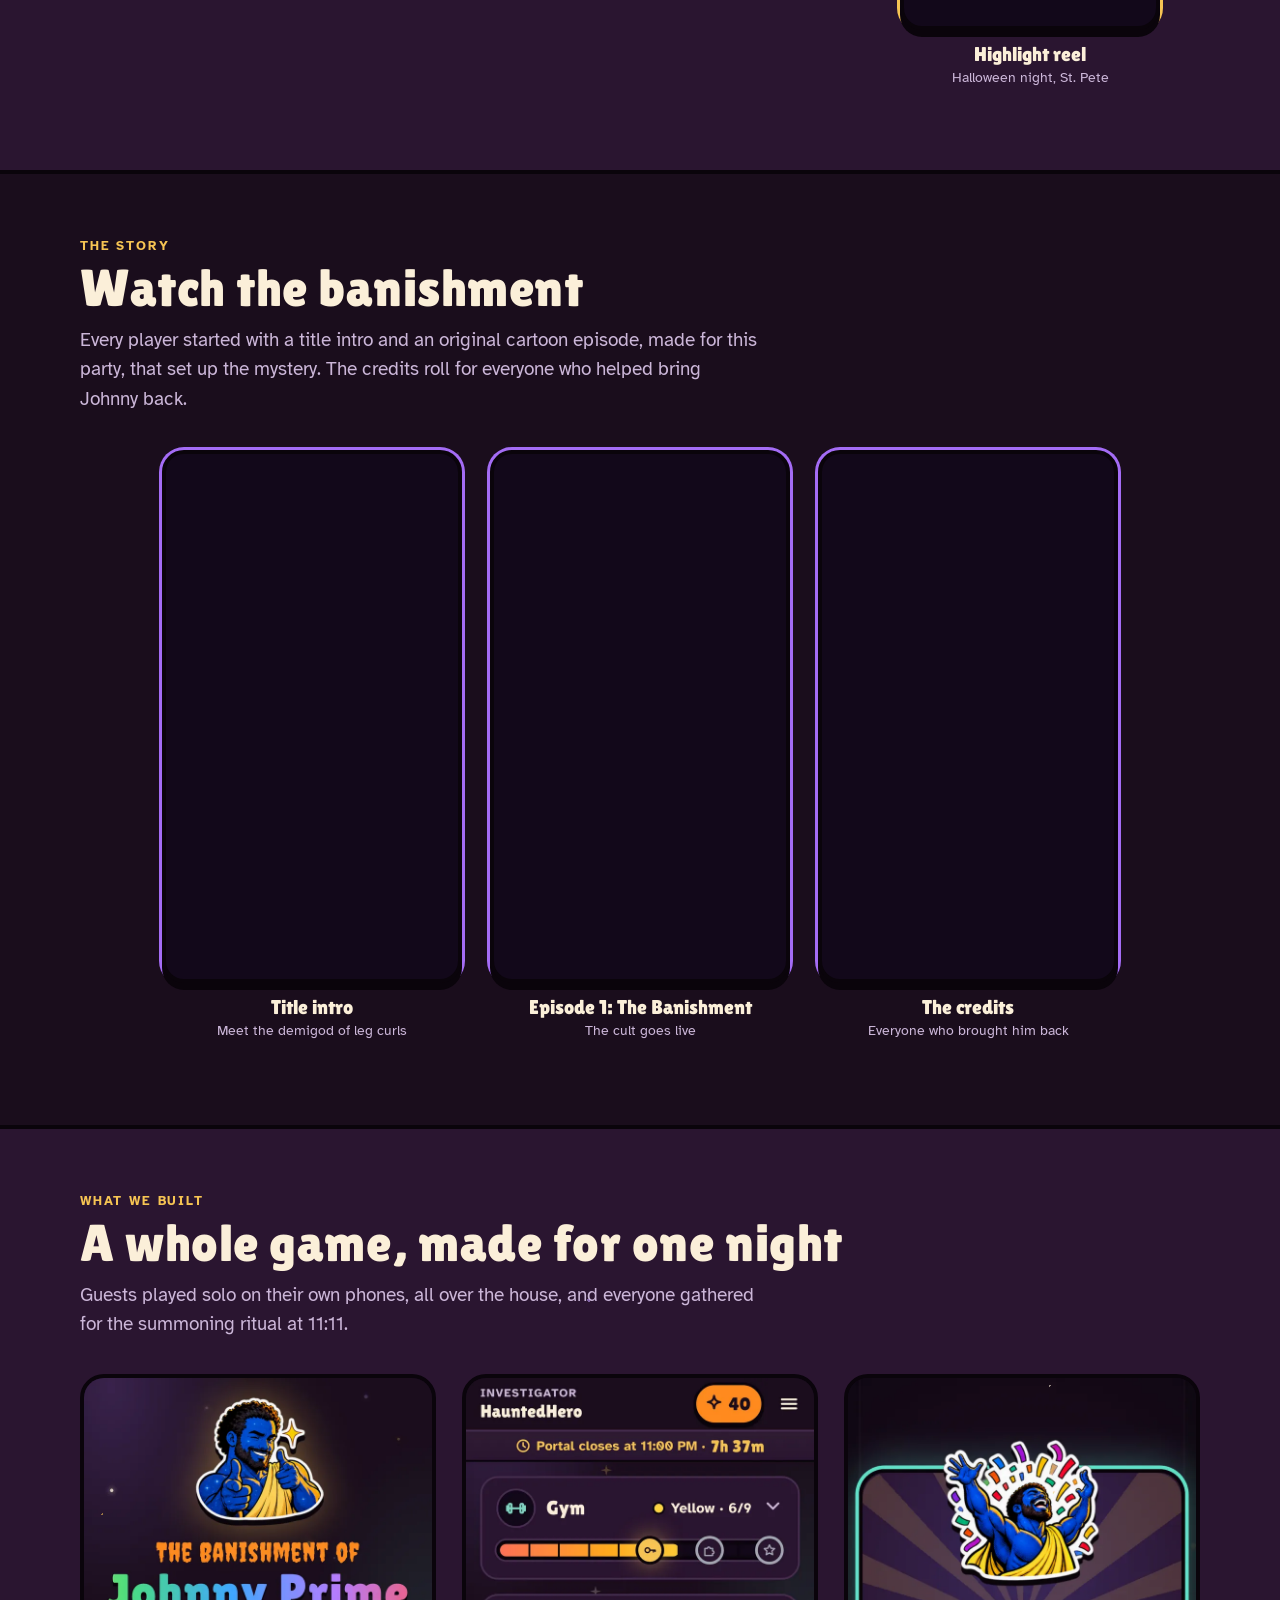
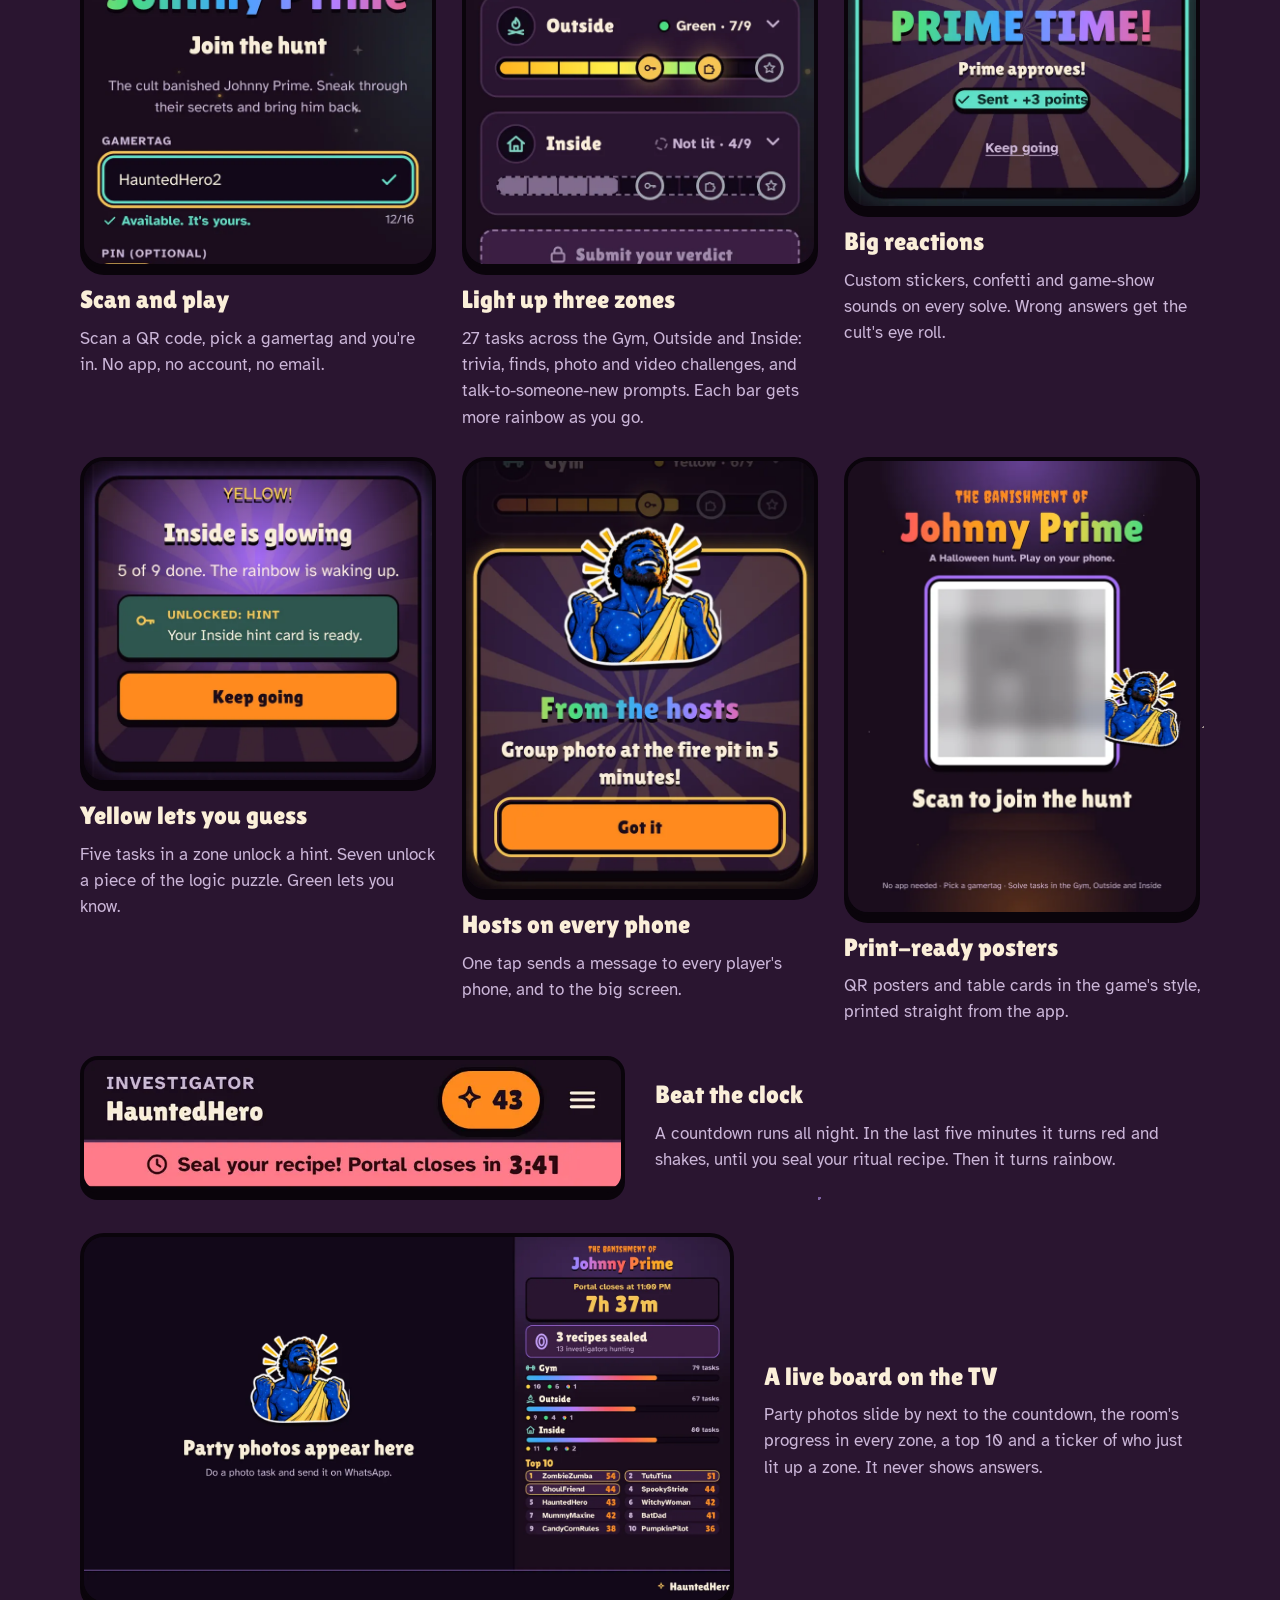
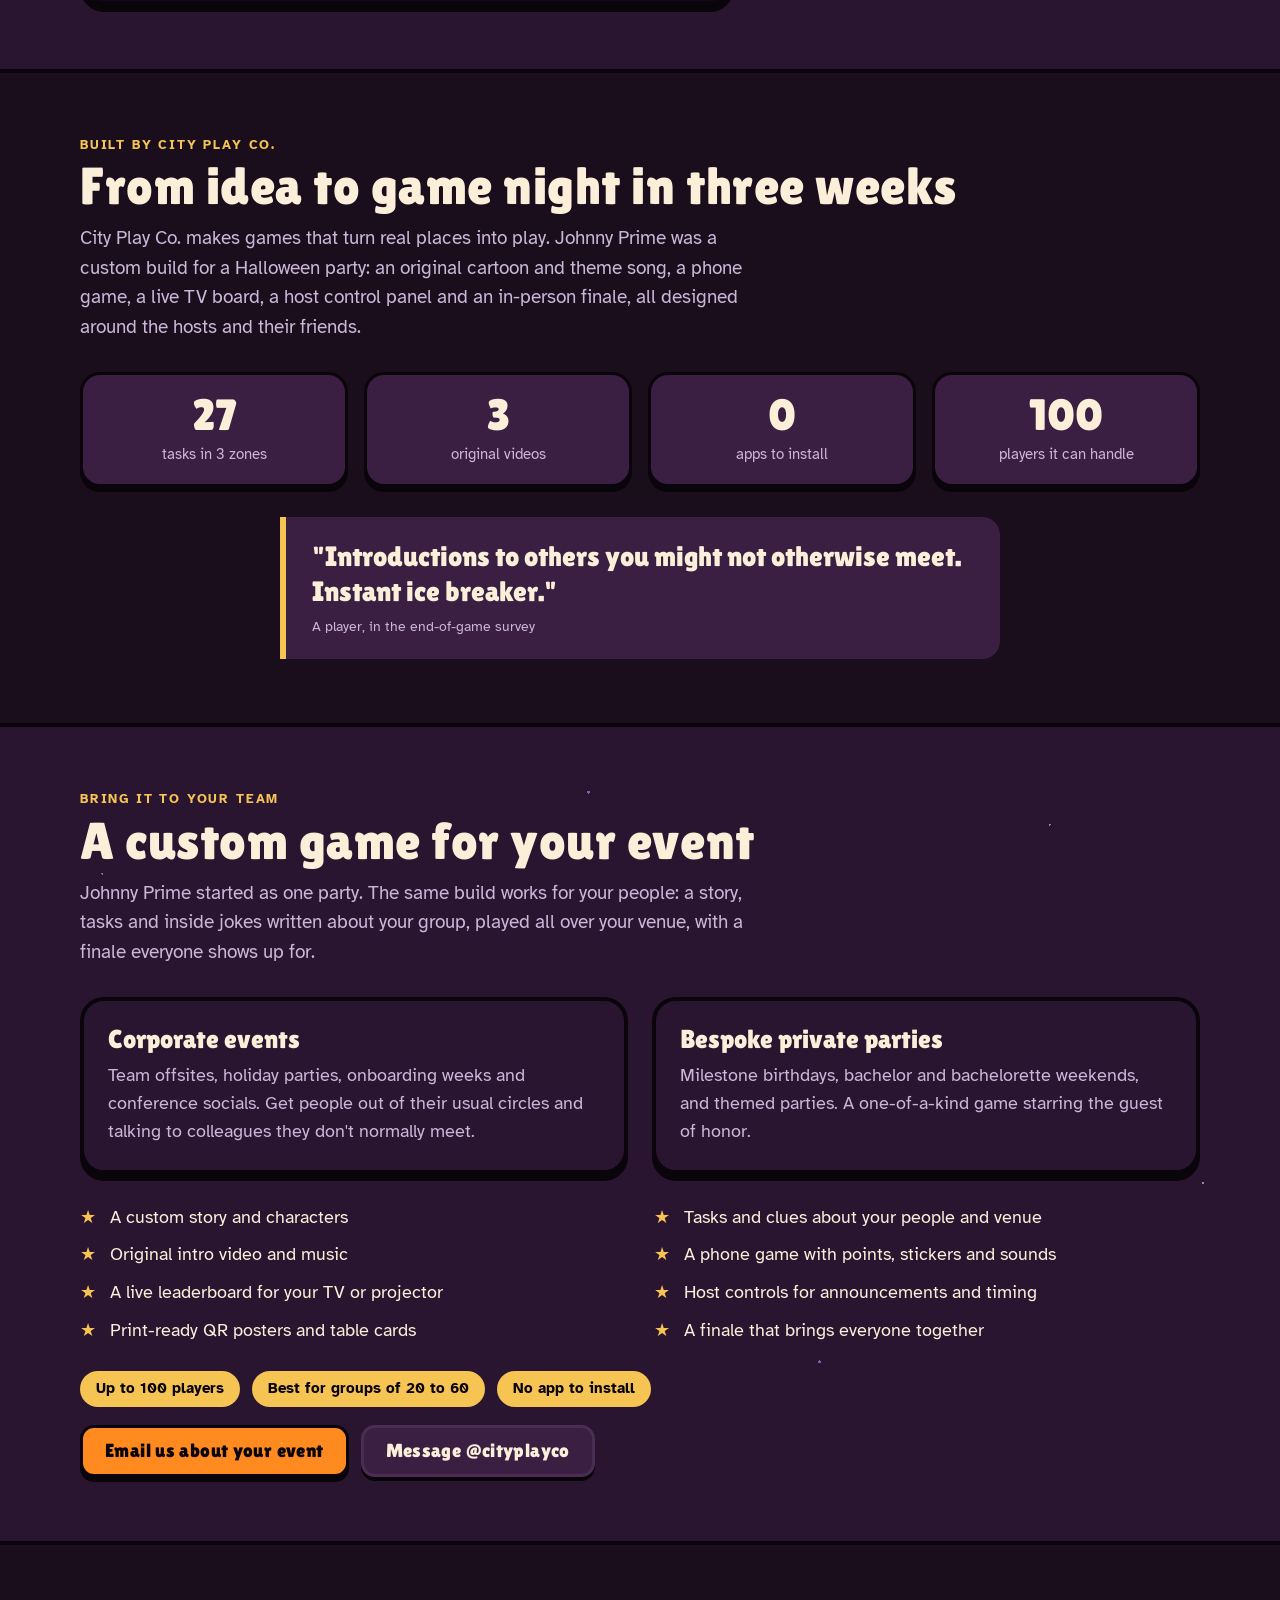
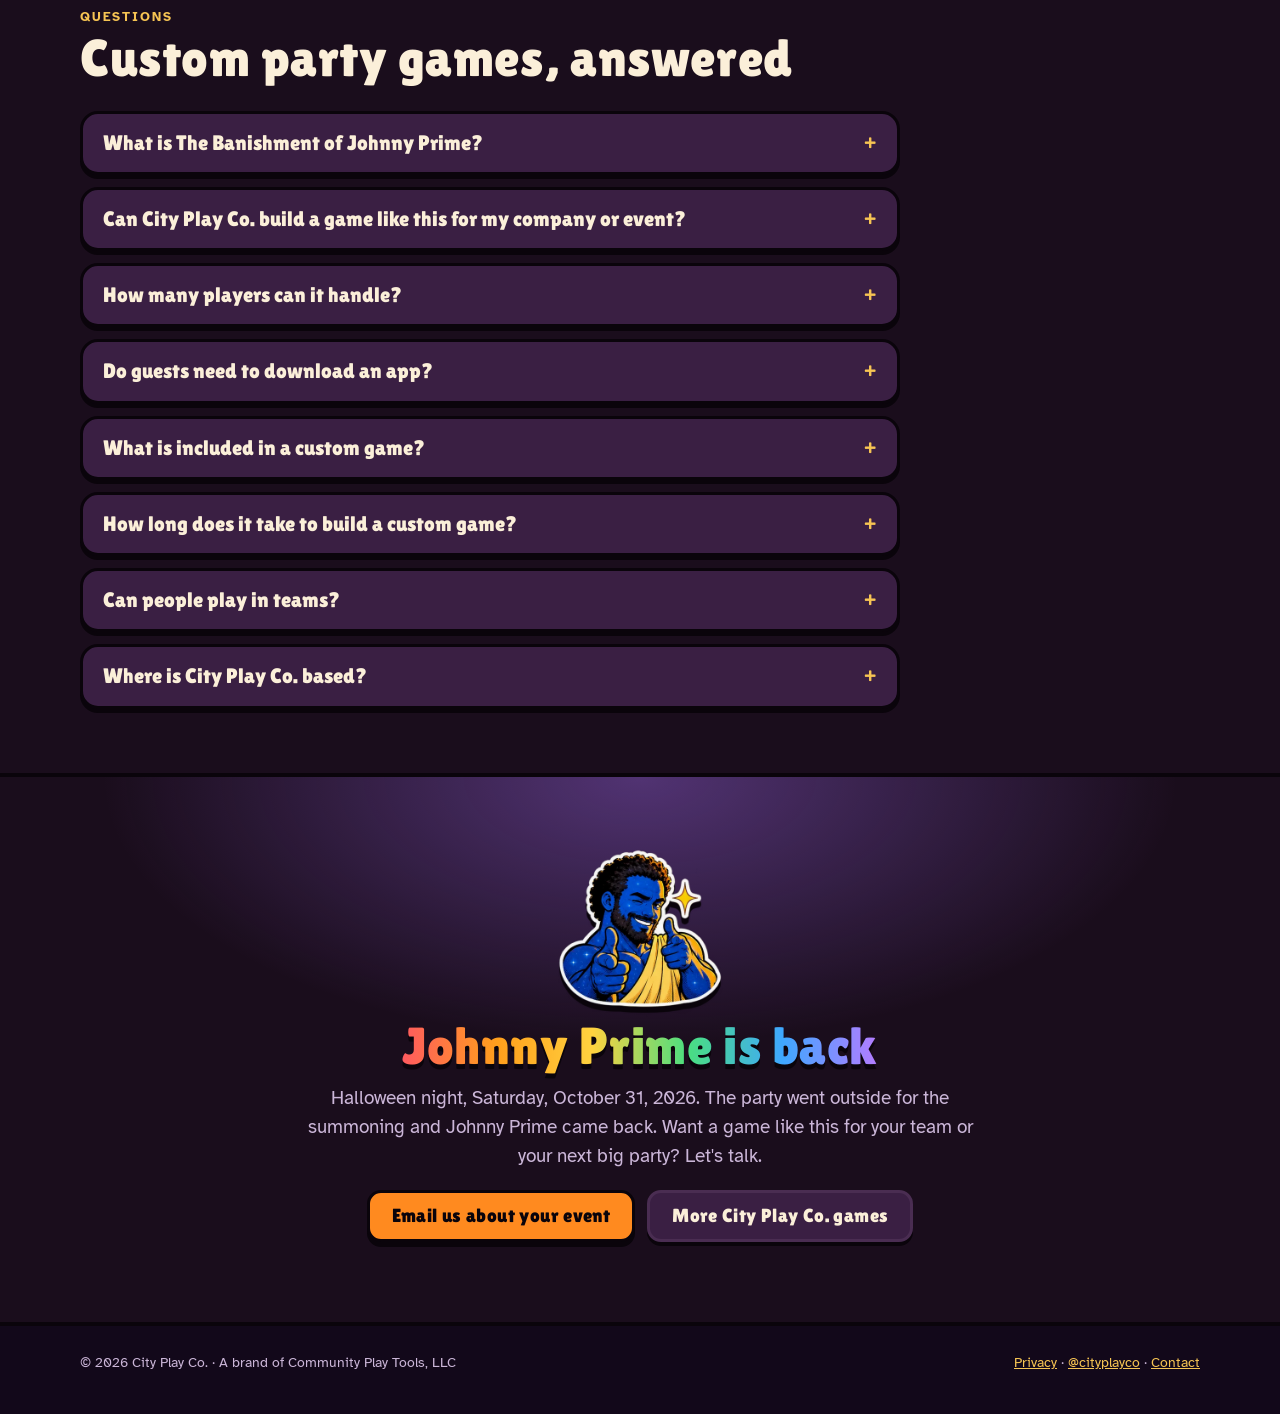
<file: johnny_halloween/index.html>
<!doctype html>
<html lang="en">
<head>
  <meta charset="utf-8">
  <meta name="viewport" content="width=device-width, initial-scale=1">
  <title>The Banishment of Johnny Prime: a Custom Party Game | City Play Co.</title>
  <meta name="description" content="A custom in-person party game by City Play Co.: phone scavenger hunt, original cartoon and live leaderboard. Built for corporate events and private parties.">
  <meta name="robots" content="index, follow, max-image-preview:large">
  <meta name="theme-color" content="#1a0d1c">
  <meta property="og:type" content="website">
  <meta property="og:title" content="The Banishment of Johnny Prime: a Custom Party Game | City Play Co.">
  <meta property="og:description" content="A custom in-person party game by City Play Co.: phone scavenger hunt, original cartoon and live leaderboard. Built for corporate events and private parties.">
  <meta property="og:image" content="https://cityplayco.com/johnny_halloween/img/social-card.jpg">
  <meta property="og:image:width" content="1200">
  <meta property="og:image:height" content="630">
  <meta property="og:image:alt" content="The Banishment of Johnny Prime, a Halloween party game by City Play Co.">
  <meta property="og:url" content="https://cityplayco.com/johnny_halloween/">
  <meta name="twitter:card" content="summary_large_image">
  <meta name="twitter:title" content="The Banishment of Johnny Prime: a Custom Party Game | City Play Co.">
  <meta name="twitter:description" content="A custom in-person party game by City Play Co.: phone scavenger hunt, original cartoon and live leaderboard. Built for corporate events and private parties.">
  <meta name="twitter:image" content="https://cityplayco.com/johnny_halloween/img/social-card.jpg">
  <link rel="canonical" href="https://cityplayco.com/johnny_halloween/">
  <link rel="icon" href="/assets/city-play-co-mark.svg" type="image/svg+xml">
  <link rel="apple-touch-icon" href="/assets/city-play-co-profile.png">
  <link rel="preconnect" href="https://fonts.googleapis.com">
  <link rel="preconnect" href="https://fonts.gstatic.com" crossorigin>
  <link href="https://fonts.googleapis.com/css2?family=Atkinson+Hyperlegible:wght@400;700&family=Creepster&family=Lilita+One&display=swap" rel="stylesheet">
  <script type="application/ld+json">
  {
    "@context": "https://schema.org",
    "@graph": [
      {
        "@type": "Organization",
        "@id": "https://cityplayco.com/#organization",
        "name": "City Play Co.",
        "legalName": "Community Play Tools, LLC",
        "url": "https://cityplayco.com/",
        "logo": "https://cityplayco.com/assets/city-play-co-profile.png",
        "email": "ryan@communityplaytools.com",
        "sameAs": [
          "https://www.instagram.com/cityplayco/"
        ],
        "address": {
          "@type": "PostalAddress",
          "addressLocality": "St. Petersburg",
          "addressRegion": "FL",
          "addressCountry": "US"
        },
        "founder": {
          "@id": "https://cityplayco.com/#ryan-stock"
        }
      },
      {
        "@type": "Person",
        "@id": "https://cityplayco.com/#ryan-stock",
        "name": "Ryan Stock",
        "jobTitle": "Founder",
        "worksFor": {
          "@id": "https://cityplayco.com/#organization"
        },
        "sameAs": [
          "https://www.linkedin.com/in/ryan-stock-bb955555/"
        ]
      },
      {
        "@type": "WebPage",
        "@id": "https://cityplayco.com/johnny_halloween/#webpage",
        "url": "https://cityplayco.com/johnny_halloween/",
        "name": "The Banishment of Johnny Prime: a custom in-person party game by City Play Co.",
        "datePublished": "2026-10-27",
        "dateModified": "2026-11-09",
        "inLanguage": "en-US",
        "author": {
          "@id": "https://cityplayco.com/#ryan-stock"
        },
        "publisher": {
          "@id": "https://cityplayco.com/#organization"
        },
        "about": {
          "@id": "https://cityplayco.com/johnny_halloween/#event"
        },
        "primaryImageOfPage": "https://cityplayco.com/johnny_halloween/img/social-card.jpg"
      },
      {
        "@type": "Event",
        "@id": "https://cityplayco.com/johnny_halloween/#event",
        "name": "The Banishment of Johnny Prime: a Halloween party game",
        "description": "A custom, in-person Halloween party game built by City Play Co.: a phone scavenger hunt and mystery with 27 tasks in three zones, a live TV leaderboard, original videos and a group summoning finale.",
        "startDate": "2026-10-31T18:30:00-04:00",
        "endDate": "2026-11-01T00:00:00-04:00",
        "eventStatus": "https://schema.org/EventScheduled",
        "eventAttendanceMode": "https://schema.org/OfflineEventAttendanceMode",
        "location": {
          "@type": "Place",
          "name": "The Home of Get Psyched",
          "address": {
            "@type": "PostalAddress",
            "addressLocality": "St. Petersburg",
            "addressRegion": "FL",
            "addressCountry": "US"
          }
        },
        "image": [
          "https://cityplayco.com/johnny_halloween/img/social-card.jpg"
        ],
        "organizer": {
          "@id": "https://cityplayco.com/#organization"
        },
        "url": "https://cityplayco.com/johnny_halloween/"
      },
      {
        "@type": "Service",
        "@id": "https://cityplayco.com/johnny_halloween/#service",
        "name": "Custom in-person party games",
        "serviceType": "Custom interactive in-person game design for corporate events and private parties",
        "description": "Bespoke phone-based party games for corporate team events and private celebrations: custom story, tasks about your people and venue, original video and music, a live leaderboard and a group finale. Handles up to 100 players; best for groups of 20 to 60.",
        "provider": {
          "@id": "https://cityplayco.com/#organization"
        },
        "audience": [
          {
            "@type": "BusinessAudience",
            "audienceType": "Corporate teams and event planners"
          },
          {
            "@type": "Audience",
            "audienceType": "Private party hosts"
          }
        ]
      },
      {
        "@type": "VideoObject",
        "@id": "https://cityplayco.com/johnny_halloween/#video-QbWGjuFs0nE",
        "name": "Johnny Prime title intro",
        "description": "The animated title intro for The Banishment of Johnny Prime, a custom in-person Halloween party game by City Play Co.",
        "thumbnailUrl": "https://i.ytimg.com/vi/QbWGjuFs0nE/hqdefault.jpg",
        "embedUrl": "https://www.youtube-nocookie.com/embed/QbWGjuFs0nE",
        "contentUrl": "https://www.youtube.com/shorts/QbWGjuFs0nE",
        "publisher": {
          "@id": "https://cityplayco.com/#organization"
        },
        "uploadDate": "2026-11-09",
        "duration": "PT49S"
      },
      {
        "@type": "VideoObject",
        "@id": "https://cityplayco.com/johnny_halloween/#video-8pgK5O2B6Wk",
        "name": "Episode 1: The Banishment",
        "description": "A short original cartoon episode that sets up the mystery for The Banishment of Johnny Prime, a custom party game by City Play Co.",
        "thumbnailUrl": "https://i.ytimg.com/vi/8pgK5O2B6Wk/hqdefault.jpg",
        "embedUrl": "https://www.youtube-nocookie.com/embed/8pgK5O2B6Wk",
        "contentUrl": "https://www.youtube.com/shorts/8pgK5O2B6Wk",
        "publisher": {
          "@id": "https://cityplayco.com/#organization"
        },
        "uploadDate": "2026-11-09",
        "duration": "PT2M52S"
      },
      {
        "@type": "VideoObject",
        "@id": "https://cityplayco.com/johnny_halloween/#video-Yq_zAhk7ils",
        "name": "Johnny Prime credits",
        "description": "The credits for The Banishment of Johnny Prime, a custom in-person party game City Play Co. built for a Halloween party in St. Petersburg, Florida.",
        "thumbnailUrl": "https://i.ytimg.com/vi/Yq_zAhk7ils/hqdefault.jpg",
        "embedUrl": "https://www.youtube-nocookie.com/embed/Yq_zAhk7ils",
        "contentUrl": "https://www.youtube.com/shorts/Yq_zAhk7ils",
        "publisher": {
          "@id": "https://cityplayco.com/#organization"
        },
        "uploadDate": "2026-11-09",
        "duration": "PT1M48S"
      },
      {
        "@type": "VideoObject",
        "@id": "https://cityplayco.com/johnny_halloween/#video-U851Ah8EasM",
        "name": "We Turned a Halloween Party Into a Phone Scavenger Hunt",
        "description": "Highlight reel from the night: real guests playing The Banishment of Johnny Prime, a custom in-person party game City Play Co. built for a Halloween party in St. Petersburg, Florida.",
        "thumbnailUrl": "https://i.ytimg.com/vi/U851Ah8EasM/hqdefault.jpg",
        "embedUrl": "https://www.youtube-nocookie.com/embed/U851Ah8EasM",
        "contentUrl": "https://www.youtube.com/shorts/U851Ah8EasM",
        "uploadDate": "2026-11-09",
        "duration": "PT53S",
        "publisher": {
          "@id": "https://cityplayco.com/#organization"
        }
      },
      {
        "@type": "FAQPage",
        "@id": "https://cityplayco.com/johnny_halloween/#faq",
        "mainEntity": [
          {
            "@type": "Question",
            "name": "What is The Banishment of Johnny Prime?",
            "acceptedAnswer": {
              "@type": "Answer",
              "text": "It is a custom, in-person party game City Play Co. built for a private Halloween party in St. Petersburg, Florida, on October 31, 2026. Guests played on their own phones: a scavenger hunt and mystery with 27 tasks across three zones of the house, a live leaderboard on the TV, an original cartoon and theme song, and a group summoning ritual as the finale."
            }
          },
          {
            "@type": "Question",
            "name": "Can City Play Co. build a game like this for my company or event?",
            "acceptedAnswer": {
              "@type": "Answer",
              "text": "Yes. City Play Co. designs bespoke in-person games for corporate team events, offsites, holiday parties and conference socials, and for private celebrations like milestone birthdays and bachelor or bachelorette parties. Each game is built around your people, your venue and your story."
            }
          },
          {
            "@type": "Question",
            "name": "How many players can it handle?",
            "acceptedAnswer": {
              "@type": "Answer",
              "text": "These games can handle up to 100 players. They work best for groups of 20 to 60, where people can meet each other across the room and still feel the energy of the whole group."
            }
          },
          {
            "@type": "Question",
            "name": "Do guests need to download an app?",
            "acceptedAnswer": {
              "@type": "Answer",
              "text": "No. Players scan a QR code, pick a gamertag and play in their phone's web browser. There is no app, account or email sign-up."
            }
          },
          {
            "@type": "Question",
            "name": "What is included in a custom game?",
            "acceptedAnswer": {
              "@type": "Answer",
              "text": "A custom story and characters, tasks and clues written about your group and venue, original intro video and music, a phone game with points, stickers and sounds, a live leaderboard for a TV or projector, a host control panel for announcements and timing, print-ready QR posters, and a finale that brings everyone together."
            }
          },
          {
            "@type": "Question",
            "name": "How long does it take to build a custom game?",
            "acceptedAnswer": {
              "@type": "Answer",
              "text": "The Johnny Prime game went from idea to game night in about three weeks. Timing depends on the size of the event and how much custom media you want, so reach out early to plan your date."
            }
          },
          {
            "@type": "Question",
            "name": "Can people play in teams?",
            "acceptedAnswer": {
              "@type": "Answer",
              "text": "Johnny Prime was played solo on each guest's phone, and many guests teamed up and played together on one phone. For team events, the game can be set up around your groups."
            }
          },
          {
            "@type": "Question",
            "name": "Where is City Play Co. based?",
            "acceptedAnswer": {
              "@type": "Answer",
              "text": "City Play Co. is based in St. Petersburg, Florida, and is a brand of Community Play Tools, LLC. To talk about a game for your event, email ryan@communityplaytools.com or message @cityplayco on Instagram."
            }
          }
        ]
      }
    ]
  }
  </script>
  <style>
    :root {
      --base: #1a0d1c; --card: #2a1530; --raised: #3a1f43; --sunken: #12081a;
      --ink: #0a040b; --text: #fbefd9; --muted: #cbb6d8; --line: #4a2d52;
      --violet: #a46cf5; --violet-text: #c4a0ff; --orange: #ff8a1f; --gold: #f6c453; --teal: #7fd6c0;
      --paper: #f3eddf; --forest: #17372f;
      --rainbow: linear-gradient(90deg, #ff5a5f, #ff9f1c, #ffd23f, #4ade80, #3fa7ff, #b47cff);
      --display: "Lilita One", "Arial Black", system-ui, sans-serif;
      --body: "Atkinson Hyperlegible", system-ui, -apple-system, "Segoe UI", sans-serif;
      --shout: Creepster, "Lilita One", system-ui, sans-serif;
    }
    * { box-sizing: border-box; }
    html { scroll-behavior: smooth; }
    body { margin: 0; background: var(--base); color: var(--text); font: 400 18px/1.55 var(--body); }
    img { display: block; max-width: 100%; height: auto; }
    a { color: inherit; }
    :focus-visible { outline: 3px solid var(--gold); outline-offset: 3px; }
    .wrap { width: min(1120px, calc(100% - 32px)); margin-inline: auto; }
    .skip { position: fixed; top: 10px; left: 10px; z-index: 50; padding: 10px 14px; background: var(--paper); color: var(--forest); font-weight: 700; transform: translateY(-200%); }
    .skip:focus { transform: none; }

    /* City Play Co. strip ties the page to the brand */
    .brandbar { background: var(--paper); color: var(--forest); border-bottom: 4px solid var(--ink); }
    .brandbar .wrap { display: flex; align-items: center; justify-content: space-between; gap: 16px; padding: 10px 0; }
    .brandbar img { width: min(230px, 52vw); }
    .brandbar a.back { font: 700 14px/1.2 var(--body); text-underline-offset: 3px; }

    .stars { position: absolute; inset: 0; pointer-events: none; opacity: .55;
      background-image: radial-gradient(2px 2px at 8% 18%, var(--gold) 50%, transparent 51%), radial-gradient(2px 2px at 82% 12%, var(--text) 50%, transparent 51%),
        radial-gradient(3px 3px at 64% 78%, var(--violet-text) 50%, transparent 51%), radial-gradient(2px 2px at 22% 88%, var(--gold) 50%, transparent 51%),
        radial-gradient(2px 2px at 94% 56%, var(--text) 50%, transparent 51%), radial-gradient(3px 3px at 46% 8%, var(--violet-text) 50%, transparent 51%); }

    /* Hero */
    .hero { position: relative; overflow: hidden; padding: 56px 0 64px;
      background: radial-gradient(55% 60% at 20% 0%, rgba(164,108,245,.45), transparent 70%), radial-gradient(45% 50% at 90% 100%, rgba(255,138,31,.25), transparent 70%), var(--base); }
    .hero-grid { position: relative; display: grid; grid-template-columns: 1.15fr .85fr; gap: 40px; align-items: center; }
    .kicker { margin: 0; font: 400 clamp(26px, 3.4vw, 38px)/1.05 var(--shout); color: var(--orange); letter-spacing: .03em; }
    h1 { margin: 2px 0 0; font: 400 clamp(54px, 9vw, 104px)/.95 var(--display); letter-spacing: .01em; }
    .rainbow { background: var(--rainbow); -webkit-background-clip: text; background-clip: text; color: transparent; filter: drop-shadow(0 5px 0 var(--ink)); }
    .dek { margin: 18px 0 0; max-width: 560px; font-size: clamp(19px, 2vw, 22px); color: var(--text); }
    .hero-art { position: relative; justify-self: center; width: min(400px, 80vw); }
    .hero-art .prime { width: 100%; transform: rotate(5deg); filter: drop-shadow(0 8px 0 var(--ink)); }
    .hero-art .witch { position: absolute; width: 44%; left: -16%; bottom: -8%; transform: rotate(-9deg); filter: drop-shadow(0 6px 0 var(--ink)); }

    /* Event card */
    .event { margin-top: 30px; max-width: 560px; padding: 20px 22px 22px; border-radius: 24px; background: var(--card);
      border: 4px solid var(--ink); box-shadow: 0 7px 0 var(--ink), 0 0 0 3px var(--gold); }
    .event .tag { display: inline-block; padding: 4px 12px; border-radius: 999px; background: var(--gold); color: var(--ink); font: 700 13px/1.4 var(--body); letter-spacing: .08em; text-transform: uppercase; }
    .event dl { display: grid; grid-template-columns: auto 1fr; gap: 6px 16px; margin: 14px 0 0; }
    .event dt { font: 700 13px/1.6 var(--body); letter-spacing: .08em; text-transform: uppercase; color: var(--muted); }
    .event dd { margin: 0; font: 400 20px/1.35 var(--display); letter-spacing: .01em; }
    .actions { display: flex; flex-wrap: wrap; gap: 12px; margin-top: 18px; }
    .btn { display: inline-flex; align-items: center; justify-content: center; gap: 8px; min-height: 52px; padding: 0 22px; border-radius: 14px;
      border: 3px solid var(--ink); box-shadow: 0 5px 0 var(--ink); font: 400 19px/1 var(--display); letter-spacing: .02em; text-decoration: none; transition: transform .1s, box-shadow .1s; }
    .btn:active { transform: translateY(3px); box-shadow: 0 2px 0 var(--ink); }
    .btn-primary { background: var(--orange); color: var(--ink); }
    .btn-quiet { background: var(--raised); color: var(--text); border-color: var(--line); box-shadow: 0 4px 0 var(--ink); }
    .btn svg { width: 22px; height: 22px; flex: none; }
    .fine { margin: 12px 0 0; color: var(--muted); font-size: 15px; }

    /* Sections */
    section { position: relative; }
    .band { padding: 64px 0; border-top: 4px solid var(--ink); }
    .band--card { background: var(--card); }
    .label { margin: 0 0 6px; font: 700 13px/1.3 var(--body); letter-spacing: .14em; text-transform: uppercase; color: var(--gold); }
    h2 { margin: 0; font: 400 clamp(34px, 5vw, 52px)/1.02 var(--display); letter-spacing: .01em; }
    .lede { margin: 12px 0 0; max-width: 680px; color: var(--muted); font-size: 19px; }

    /* Videos */
    .videos { display: grid; grid-template-columns: repeat(3, minmax(0, 300px)); gap: 28px; justify-content: center; margin-top: 30px; }
    .video figcaption { margin-top: 12px; text-align: center; font: 400 20px/1.2 var(--display); }
    .video small { display: block; margin-top: 2px; font: 400 14px/1.4 var(--body); color: var(--muted); }
    .frame { position: relative; aspect-ratio: 9 / 16; border-radius: 22px; overflow: hidden; background: var(--sunken);
      border: 4px solid var(--ink); box-shadow: 0 7px 0 var(--ink), 0 0 0 3px var(--violet); }
    .frame iframe { position: absolute; inset: 0; width: 100%; height: 100%; border: 0; }

    /* Reel + story carousel */
    .reel-grid { display: grid; grid-template-columns: 1fr minmax(0, 340px); gap: 48px; align-items: center; }
    .reel .frame { box-shadow: 0 7px 0 var(--ink), 0 0 0 3px var(--gold); }
    .carousel { grid-template-columns: none; grid-auto-flow: column; grid-auto-columns: minmax(240px, 300px); justify-content: start;
      overflow-x: auto; scroll-snap-type: x mandatory; padding: 6px 6px 20px; margin-inline: -6px; scrollbar-width: thin; scrollbar-color: var(--violet) transparent; }
    .carousel > .video { scroll-snap-align: start; margin: 0; }
    .swipe-hint { display: none; margin: 4px 0 0; color: var(--muted); font-size: 14px; text-align: right; }
    @media (min-width: 1000px) { .carousel { justify-content: center; overflow-x: visible; } }
    @media (max-width: 999px) { .swipe-hint { display: block; } }

    /* Feature grid */
    .features { display: grid; grid-template-columns: repeat(3, 1fr); gap: 26px; margin-top: 34px; }
    .feature { display: flex; flex-direction: column; gap: 12px; }
    .shot { border-radius: 24px; overflow: hidden; border: 4px solid var(--ink); box-shadow: 0 7px 0 var(--ink); background: var(--sunken); }
    .shot--phone { aspect-ratio: 720 / 1000; }
    .shot--phone img { width: 100%; height: 100%; object-fit: cover; object-position: top; }
    .feature h3 { margin: 6px 0 0; font: 400 25px/1.1 var(--display); }
    .feature p { margin: 0; color: var(--muted); font-size: 17px; }
    .wide { display: grid; grid-template-columns: 1.5fr 1fr; gap: 30px; align-items: center; margin-top: 40px; }
    .wide .shot { aspect-ratio: auto; }
    .bars { margin-top: 30px; display: grid; grid-template-columns: 1fr 1fr; gap: 30px; align-items: center; }
    .bars .shot { border-radius: 18px; }

    /* Built by */
    .stats { display: grid; grid-template-columns: repeat(4, 1fr); gap: 16px; margin-top: 30px; }
    .stat { padding: 18px; border-radius: 20px; background: var(--raised); border: 3px solid var(--ink); box-shadow: 0 5px 0 var(--ink); text-align: center; }
    .stat b { display: block; font: 400 44px/1 var(--display); }
    .stat span { display: block; margin-top: 6px; color: var(--muted); font-size: 15px; }
    .photos-soon { margin-top: 34px; padding: 22px; border-radius: 22px; border: 3px dashed var(--violet-text); text-align: center; color: var(--muted); }
    .photos-soon b { display: block; color: var(--text); font: 400 26px/1.2 var(--display); }

    /* Closing */
    .closing { padding: 70px 0 80px; text-align: center; border-top: 4px solid var(--ink);
      background: radial-gradient(60% 70% at 50% 0%, rgba(164,108,245,.4), transparent 70%), var(--base); }
    .closing img { width: 170px; margin: 0 auto 8px; filter: drop-shadow(0 6px 0 var(--ink)); }
    .closing .actions { justify-content: center; }
    footer { padding: 26px 0 40px; background: var(--sunken); color: var(--muted); font-size: 14px; border-top: 4px solid var(--ink); }
    footer .wrap { display: flex; flex-wrap: wrap; justify-content: space-between; gap: 10px 24px; }
    footer a { color: var(--gold); }

    /* Summary + byline */
    .summary { margin: 18px 0 0; max-width: 580px; font-size: clamp(18px, 1.9vw, 20px); color: var(--text); }
    .summary strong { color: var(--gold); font-weight: 700; }
    .byline { margin: 14px 0 0; color: var(--muted); font-size: 14px; }
    .quote { margin: 30px auto 0; max-width: 720px; padding: 22px 26px; border-left: 6px solid var(--gold); background: var(--raised); border-radius: 0 18px 18px 0; }
    .quote p { margin: 0; font: 400 clamp(22px, 2.6vw, 28px)/1.25 var(--display); }
    .quote cite { display: block; margin-top: 8px; font: 400 14px/1.4 var(--body); color: var(--muted); font-style: normal; }

    /* Bring it to your team */
    .offers { display: grid; grid-template-columns: 1fr 1fr; gap: 24px; margin-top: 30px; }
    .offer { padding: 24px; border-radius: 24px; background: var(--card); border: 4px solid var(--ink); box-shadow: 0 7px 0 var(--ink); }
    .offer h3 { margin: 0 0 8px; font: 400 26px/1.1 var(--display); }
    .offer p { margin: 0; color: var(--muted); }
    .includes { margin: 30px 0 0; padding: 0; list-style: none; display: grid; grid-template-columns: 1fr 1fr; gap: 10px 28px; }
    .includes li { position: relative; padding-left: 30px; }
    .includes li::before { content: "★"; position: absolute; left: 0; color: var(--gold); }
    .sizing { margin-top: 26px; display: flex; flex-wrap: wrap; gap: 12px; }
    .sizing span { padding: 8px 16px; border-radius: 999px; background: var(--gold); color: var(--ink); font: 700 15px/1.3 var(--body); }

    /* FAQ */
    .faq { margin-top: 26px; display: grid; gap: 12px; max-width: 820px; }
    .faq details { border-radius: 18px; background: var(--raised); border: 3px solid var(--ink); box-shadow: 0 4px 0 var(--ink); }
    .faq summary { cursor: pointer; padding: 16px 20px; font: 400 21px/1.25 var(--display); list-style: none; }
    .faq summary::-webkit-details-marker { display: none; }
    .faq summary::after { content: "+"; float: right; color: var(--gold); }
    .faq details[open] summary::after { content: "–"; }
    .faq details p { margin: 0; padding: 0 20px 18px; color: var(--muted); }

    @media (max-width: 900px) {
      .offers, .includes { grid-template-columns: 1fr; }
      .reel-grid { grid-template-columns: 1fr; gap: 28px; }
      .reel { order: -1; width: min(340px, 100%); justify-self: center; }
      .hero-grid { grid-template-columns: 1fr; }
      .hero-art { order: -1; width: min(300px, 70vw); margin-bottom: 4px; }
      .features { grid-template-columns: repeat(2, 1fr); }
      .wide, .bars { grid-template-columns: 1fr; }
      .stats { grid-template-columns: repeat(2, 1fr); }
    }
    @media (max-width: 560px) {
      body { font-size: 17px; }
      .hero { padding: 34px 0 46px; }
      .event dl { grid-template-columns: 1fr; gap: 0; }
      .event dd { margin-bottom: 8px; }
      .actions .btn { width: 100%; }
      .carousel { grid-auto-columns: 78%; }
      .features { grid-template-columns: 1fr; }
      .band { padding: 48px 0; }
    }
    @media (prefers-reduced-motion: reduce) { html { scroll-behavior: auto; } .btn { transition: none; } }
  </style>
</head>
<body>
  <a class="skip" href="#main">Skip to main content</a>
  <div class="brandbar">
    <div class="wrap">
      <a href="/" aria-label="City Play Co. home"><img src="/assets/city-play-co-wordmark.svg" width="1000" height="240" alt="City Play Co."></a>
      <a class="back" href="/">More City Play Co. games</a>
    </div>
  </div>

  <main id="main">
    <section class="hero">
      <div class="stars" aria-hidden="true"></div>
      <div class="wrap hero-grid">
        <div>
          <p class="kicker">The Banishment of</p>
          <h1><span class="rainbow">Johnny Prime</span></h1>
          <p class="summary"><strong>A custom, in-person party game by City Play Co.</strong> We built The Banishment of Johnny Prime for a private Halloween party in St. Pete: a phone scavenger hunt and mystery with 27 tasks across the house, a live leaderboard on the TV, an original cartoon and a group finale. No app needed. We build games like this for corporate events and private parties.</p>
          <p class="dek">The story: the Whytry Cult banished Johnny Prime into the Cheddar Void. On Halloween night, the party grabbed their phones, lit up the rainbow and brought him back.</p>
          <p class="byline">Case study by Ryan Stock, founder of City Play Co. · Updated <time datetime="2026-11-09">November 9, 2026</time></p>

          <div class="event" aria-label="Event details">
            <span class="tag">The summoning worked</span>
            <dl>
              <dt>When</dt><dd>Halloween, Saturday, October 31, 2026</dd>
              <dt>Time</dt><dd>6:30 PM to midnight</dd>
              <dt>Finale</dt><dd>The summoning at 11:11 PM</dd>
              <dt>Where</dt><dd>The Home of Get Psyched, St. Pete</dd>
            </dl>
            <div class="actions">
              <a class="btn btn-primary" href="#bring">Plan one for your team</a>
              <a class="btn btn-quiet" href="#reel">Watch the night</a>
              <a class="btn btn-quiet" href="https://www.instagram.com/cityplayco/" target="_blank" rel="noopener">
                <svg viewBox="0 0 24 24" fill="none" stroke="currentColor" stroke-width="2.25" stroke-linecap="round" stroke-linejoin="round" aria-hidden="true"><rect x="3" y="3" width="18" height="18" rx="5"/><circle cx="12" cy="12" r="4"/><circle cx="17.5" cy="6.5" r=".8" fill="currentColor"/></svg>
                @cityplayco
              </a>
            </div>
          </div>
        </div>
        <div class="hero-art" aria-hidden="true">
          <img class="prime" src="img/hero-prime-cheer.webp" width="400" height="367" alt="">
          <img class="witch" src="img/villain-witch-smirk.webp" width="400" height="388" alt="">
        </div>
      </div>
    </section>

    <section class="band band--card" id="reel" aria-labelledby="reel-title">
      <div class="wrap reel-grid">
        <div>
          <p class="label">The night</p>
          <h2 id="reel-title">Real players, real summoning</h2>
          <p class="lede">See how the party played: guests scanning in, taking on challenges all over the house and heading outside together for the summoning.</p>
          <div class="actions">
            <a class="btn btn-primary" href="#bring">Plan one for your team</a>
            <a class="btn btn-quiet" href="https://www.instagram.com/cityplayco/" target="_blank" rel="noopener">More on @cityplayco</a>
          </div>
        </div>
        <figure class="video reel">
          <div class="frame"><iframe src="https://www.youtube-nocookie.com/embed/U851Ah8EasM?rel=0" title="Johnny Prime highlight reel: the night"
            allow="accelerometer; clipboard-write; encrypted-media; gyroscope; picture-in-picture; web-share" referrerpolicy="strict-origin-when-cross-origin" allowfullscreen></iframe></div>
          <figcaption>Highlight reel<small>Halloween night, St. Pete</small></figcaption>
        </figure>
      </div>
    </section>

    <section class="band" aria-labelledby="watch">
      <div class="wrap">
        <p class="label">The story</p>
        <h2 id="watch">Watch the banishment</h2>
        <p class="lede">Every player started with a title intro and an original cartoon episode, made for this party, that set up the mystery. The credits roll for everyone who helped bring Johnny back.</p>
        <div class="videos carousel" tabindex="0" role="region" aria-label="Story videos, scroll sideways for more">
          <figure class="video">
            <div class="frame"><iframe src="https://www.youtube-nocookie.com/embed/QbWGjuFs0nE?rel=0" title="Johnny Prime title intro" loading="lazy"
              allow="accelerometer; clipboard-write; encrypted-media; gyroscope; picture-in-picture; web-share" referrerpolicy="strict-origin-when-cross-origin" allowfullscreen></iframe></div>
            <figcaption>Title intro<small>Meet the demigod of leg curls</small></figcaption>
          </figure>
          <figure class="video">
            <div class="frame"><iframe src="https://www.youtube-nocookie.com/embed/8pgK5O2B6Wk?rel=0" title="Episode 1: The Banishment" loading="lazy"
              allow="accelerometer; clipboard-write; encrypted-media; gyroscope; picture-in-picture; web-share" referrerpolicy="strict-origin-when-cross-origin" allowfullscreen></iframe></div>
            <figcaption>Episode 1: The Banishment<small>The cult goes live</small></figcaption>
          </figure>
          <figure class="video">
            <div class="frame"><iframe src="https://www.youtube-nocookie.com/embed/Yq_zAhk7ils?rel=0" title="Johnny Prime credits" loading="lazy"
              allow="accelerometer; clipboard-write; encrypted-media; gyroscope; picture-in-picture; web-share" referrerpolicy="strict-origin-when-cross-origin" allowfullscreen></iframe></div>
            <figcaption>The credits<small>Everyone who brought him back</small></figcaption>
          </figure>
        </div>
        <p class="swipe-hint" aria-hidden="true">Swipe for more →</p>
      </div>
    </section>

    <section class="band band--card" aria-labelledby="built">
      <div class="stars" aria-hidden="true"></div>
      <div class="wrap">
        <p class="label">What we built</p>
        <h2 id="built">A whole game, made for one night</h2>
        <p class="lede">Guests played solo on their own phones, all over the house, and everyone gathered for the summoning ritual at 11:11.</p>

        <div class="features">
          <article class="feature">
            <div class="shot shot--phone"><img src="img/join.webp" width="720" height="1558" loading="lazy" alt="The join screen: pick a gamertag and an optional PIN."></div>
            <h3>Scan and play</h3>
            <p>Scan a QR code, pick a gamertag and you're in. No app, no account, no email.</p>
          </article>
          <article class="feature">
            <div class="shot shot--phone"><img src="img/home.webp" width="720" height="1558" loading="lazy" alt="Home screen with three zone progress bars: Gym, Outside and Inside, and a countdown under the header."></div>
            <h3>Light up three zones</h3>
            <p>27 tasks across the Gym, Outside and Inside: trivia, finds, photo and video challenges, and talk-to-someone-new prompts. Each bar gets more rainbow as you go.</p>
          </article>
          <article class="feature">
            <div class="shot"><img src="img/splash-right.webp" width="720" height="886" loading="lazy" alt="A celebration splash with a Johnny Prime sticker that says YES! Endurance unlocked!"></div>
            <h3>Big reactions</h3>
            <p>Custom stickers, confetti and game-show sounds on every solve. Wrong answers get the cult's eye roll.</p>
          </article>
          <article class="feature">
            <div class="shot"><img src="img/levelup.webp" width="720" height="660" loading="lazy" alt="A level-up card: Inside is glowing, hint unlocked."></div>
            <h3>Yellow lets you guess</h3>
            <p>Five tasks in a zone unlock a hint. Seven unlock a piece of the logic puzzle. Green lets you know.</p>
          </article>
          <article class="feature">
            <div class="shot"><img src="img/announce.webp" width="720" height="886" loading="lazy" alt="A message from the hosts on a player's phone: Group photo at the fire pit in 5 minutes!"></div>
            <h3>Hosts on every phone</h3>
            <p>One tap sends a message to every player's phone, and to the big screen.</p>
          </article>
          <article class="feature">
            <div class="shot"><img src="img/poster.webp" width="700" height="906" loading="lazy" alt="The printable QR poster for the game (QR code blurred here)."></div>
            <h3>Print-ready posters</h3>
            <p>QR posters and table cards in the game's style, printed straight from the app.</p>
          </article>
        </div>

        <div class="bars">
          <div class="shot"><img src="img/bar-red.webp" width="780" height="188" loading="lazy" alt="The countdown bar turning red: Seal your recipe! Portal closes in 3:41."></div>
          <div class="feature">
            <h3>Beat the clock</h3>
            <p>A countdown runs all night. In the last five minutes it turns red and shakes, until you seal your ritual recipe. Then it turns rainbow.</p>
          </div>
        </div>

        <div class="wide">
          <div class="shot"><img src="img/tv.webp" width="1600" height="900" loading="lazy" alt="The live TV board: a photo area, the countdown, recipes sealed, zone bars, a top 10 and a ticker of who just lit up a zone."></div>
          <div class="feature">
            <h3>A live board on the TV</h3>
            <p>Party photos slide by next to the countdown, the room's progress in every zone, a top 10 and a ticker of who just lit up a zone. It never shows answers.</p>
          </div>
        </div>
      </div>
    </section>

    <section class="band" aria-labelledby="by">
      <div class="wrap">
        <p class="label">Built by City Play Co.</p>
        <h2 id="by">From idea to game night in three weeks</h2>
        <p class="lede">City Play Co. makes games that turn real places into play. Johnny Prime was a custom build for a Halloween party: an original cartoon and theme song, a phone game, a live TV board, a host control panel and an in-person finale, all designed around the hosts and their friends.</p>
        <div class="stats">
          <div class="stat"><b>27</b><span>tasks in 3 zones</span></div>
          <div class="stat"><b>3</b><span>original videos</span></div>
          <div class="stat"><b>0</b><span>apps to install</span></div>
          <div class="stat"><b>100</b><span>players it can handle</span></div>
        </div>
        <blockquote class="quote">
          <p>"Introductions to others you might not otherwise meet. Instant ice breaker."</p>
          <cite>A player, in the end-of-game survey</cite>
        </blockquote>
      </div>
    </section>

    <section class="band band--card" id="bring" aria-labelledby="bring-title">
      <div class="stars" aria-hidden="true"></div>
      <div class="wrap">
        <p class="label">Bring it to your team</p>
        <h2 id="bring-title">A custom game for your event</h2>
        <p class="lede">Johnny Prime started as one party. The same build works for your people: a story, tasks and inside jokes written about your group, played all over your venue, with a finale everyone shows up for.</p>
        <div class="offers">
          <article class="offer">
            <h3>Corporate events</h3>
            <p>Team offsites, holiday parties, onboarding weeks and conference socials. Get people out of their usual circles and talking to colleagues they don't normally meet.</p>
          </article>
          <article class="offer">
            <h3>Bespoke private parties</h3>
            <p>Milestone birthdays, bachelor and bachelorette weekends, and themed parties. A one-of-a-kind game starring the guest of honor.</p>
          </article>
        </div>
        <ul class="includes">
          <li>A custom story and characters</li>
          <li>Tasks and clues about your people and venue</li>
          <li>Original intro video and music</li>
          <li>A phone game with points, stickers and sounds</li>
          <li>A live leaderboard for your TV or projector</li>
          <li>Host controls for announcements and timing</li>
          <li>Print-ready QR posters and table cards</li>
          <li>A finale that brings everyone together</li>
        </ul>
        <div class="sizing"><span>Up to 100 players</span><span>Best for groups of 20 to 60</span><span>No app to install</span></div>
        <div class="actions">
          <a class="btn btn-primary" href="mailto:ryan@communityplaytools.com?subject=Custom%20game%20for%20our%20event">Email us about your event</a>
          <a class="btn btn-quiet" href="https://www.instagram.com/cityplayco/" target="_blank" rel="noopener">Message @cityplayco</a>
        </div>
      </div>
    </section>

    <section class="band" id="faq" aria-labelledby="faq-title">
      <div class="wrap">
        <p class="label">Questions</p>
        <h2 id="faq-title">Custom party games, answered</h2>
        <div class="faq">
          <details>
            <summary>What is The Banishment of Johnny Prime?</summary>
            <p>It is a custom, in-person party game City Play Co. built for a private Halloween party in St. Petersburg, Florida, on October 31, 2026. Guests played on their own phones: a scavenger hunt and mystery with 27 tasks across three zones of the house, a live leaderboard on the TV, an original cartoon and theme song, and a group summoning ritual as the finale.</p>
          </details>
          <details>
            <summary>Can City Play Co. build a game like this for my company or event?</summary>
            <p>Yes. City Play Co. designs bespoke in-person games for corporate team events, offsites, holiday parties and conference socials, and for private celebrations like milestone birthdays and bachelor or bachelorette parties. Each game is built around your people, your venue and your story.</p>
          </details>
          <details>
            <summary>How many players can it handle?</summary>
            <p>These games can handle up to 100 players. They work best for groups of 20 to 60, where people can meet each other across the room and still feel the energy of the whole group.</p>
          </details>
          <details>
            <summary>Do guests need to download an app?</summary>
            <p>No. Players scan a QR code, pick a gamertag and play in their phone&#x27;s web browser. There is no app, account or email sign-up.</p>
          </details>
          <details>
            <summary>What is included in a custom game?</summary>
            <p>A custom story and characters, tasks and clues written about your group and venue, original intro video and music, a phone game with points, stickers and sounds, a live leaderboard for a TV or projector, a host control panel for announcements and timing, print-ready QR posters, and a finale that brings everyone together.</p>
          </details>
          <details>
            <summary>How long does it take to build a custom game?</summary>
            <p>The Johnny Prime game went from idea to game night in about three weeks. Timing depends on the size of the event and how much custom media you want, so reach out early to plan your date.</p>
          </details>
          <details>
            <summary>Can people play in teams?</summary>
            <p>Johnny Prime was played solo on each guest&#x27;s phone, and many guests teamed up and played together on one phone. For team events, the game can be set up around your groups.</p>
          </details>
          <details>
            <summary>Where is City Play Co. based?</summary>
            <p>City Play Co. is based in St. Petersburg, Florida, and is a brand of Community Play Tools, LLC. To talk about a game for your event, email ryan@communityplaytools.com or message @cityplayco on Instagram.</p>
          </details>
        </div>
      </div>
    </section>

    <section class="closing" aria-labelledby="join">
      <div class="wrap">
        <img src="img/hero-prime-wink.webp" width="400" height="386" alt="">
        <h2 id="join"><span class="rainbow">Johnny Prime is back</span></h2>
        <p class="lede" style="margin-inline:auto">Halloween night, Saturday, October 31, 2026. The party went outside for the summoning and Johnny Prime came back. Want a game like this for your team or your next big party? Let's talk.</p>
        <div class="actions">
          <a class="btn btn-primary" href="mailto:ryan@communityplaytools.com?subject=Custom%20game%20for%20our%20event">Email us about your event</a>
          <a class="btn btn-quiet" href="/">More City Play Co. games</a>
        </div>
      </div>
    </section>
  </main>

  <footer>
    <div class="wrap">
      <span>© 2026 City Play Co. · A brand of Community Play Tools, LLC</span>
      <span><a href="/privacy.html">Privacy</a> · <a href="https://www.instagram.com/cityplayco/" target="_blank" rel="noopener">@cityplayco</a> · <a href="mailto:ryan@communityplaytools.com">Contact</a></span>
    </div>
  </footer>
</body>
</html>
</file>
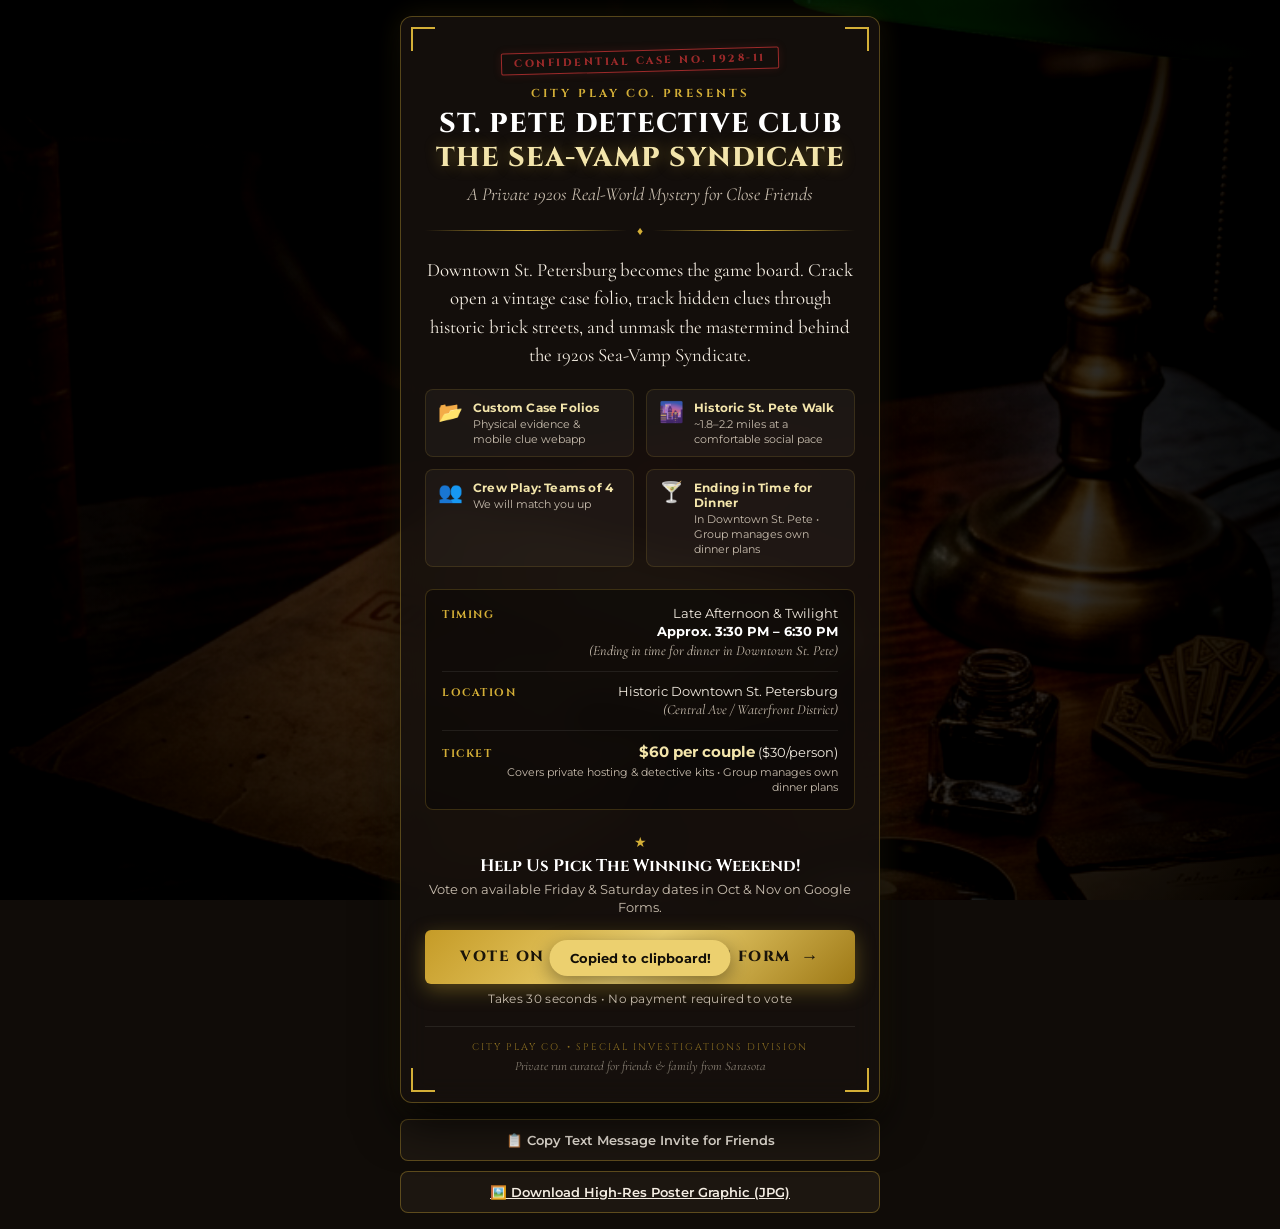
<file: private_event/index.html>
<!DOCTYPE html>
<html lang="en">
<head>
  <meta charset="UTF-8">
  <meta name="viewport" content="width=device-width, initial-scale=1.0, maximum-scale=1.0, user-scalable=no">
  <meta name="robots" content="noindex, nofollow">
  <title>St. Pete Detective Club: The Sea-Vamp Syndicate</title>
  <link rel="preconnect" href="https://fonts.googleapis.com">
  <link rel="preconnect" href="https://fonts.gstatic.com" crossorigin>
  <link href="https://fonts.googleapis.com/css2?family=Cinzel:wght@600;700;800;900&family=Cormorant+Garamond:ital,wght@0,500;0,700;1,400;1,600&family=Montserrat:wght@400;500;600;700&display=swap" rel="stylesheet">
  <link rel="stylesheet" href="style.css">
</head>
<body>
  <!-- Ambient background -->
  <div class="bg-container">
    <div class="bg-overlay"></div>
  </div>

  <main class="invite-wrapper">
    <!-- Art Deco Framing Card -->
    <div class="invite-card">
      <div class="deco-corner top-left"></div>
      <div class="deco-corner top-right"></div>
      <div class="deco-corner bottom-left"></div>
      <div class="deco-corner bottom-right"></div>

      <!-- Top Header Stamp -->
      <header class="card-header">
        <div class="confidential-badge">CONFIDENTIAL CASE NO. 1928-11</div>
        <p class="brand-eyebrow">CITY PLAY CO. PRESENTS</p>
        <h1 class="main-title">ST. PETE DETECTIVE CLUB<br><span class="highlight">THE SEA-VAMP SYNDICATE</span></h1>
        <p class="sub-lead">A Private 1920s Real-World Mystery for Close Friends</p>
      </header>

      <!-- Decorative Divider -->
      <div class="gold-rule">
        <span class="diamond">♦</span>
      </div>

      <!-- The Hook / Story Tease -->
      <section class="story-tease">
        <p class="pitch">
          Downtown St. Petersburg becomes the game board. Crack open a vintage case folio, track hidden clues through historic brick streets, and unmask the mastermind behind the 1920s Sea-Vamp Syndicate.
        </p>
      </section>

      <!-- Event Highlights -->
      <section class="highlights-grid">
        <div class="highlight-item">
          <div class="icon">📂</div>
          <div class="text">
            <strong>Custom Case Folios</strong>
            <span>Physical evidence & mobile clue webapp</span>
          </div>
        </div>

        <div class="highlight-item">
          <div class="icon">🌆</div>
          <div class="text">
            <strong>Historic St. Pete Walk</strong>
            <span>~1.8–2.2 miles at a comfortable social pace</span>
          </div>
        </div>

        <div class="highlight-item">
          <div class="icon">👥</div>
          <div class="text">
            <strong>Crew Play: Teams of 4</strong>
            <span>We will match you up</span>
          </div>
        </div>

        <div class="highlight-item">
          <div class="icon">🍸</div>
          <div class="text">
            <strong>Ending in Time for Dinner</strong>
            <span>In Downtown St. Pete • Group manages own dinner plans</span>
          </div>
        </div>
      </section>

      <!-- Schedule & Logistics Box -->
      <section class="logistics-box">
        <div class="logistics-row">
          <span class="label">TIMING</span>
          <span class="value">Late Afternoon & Twilight<br><strong>Approx. 3:30 PM – 6:30 PM</strong><br><em>(Ending in time for dinner in Downtown St. Pete)</em></span>
        </div>
        <div class="divider-line"></div>
        <div class="logistics-row">
          <span class="label">LOCATION</span>
          <span class="value">Historic Downtown St. Petersburg<br><em>(Central Ave / Waterfront District)</em></span>
        </div>
        <div class="divider-line"></div>
        <div class="logistics-row">
          <span class="label">TICKET</span>
          <span class="value"><span class="price-tag">$60 per couple</span> ($30/person)<br><small>Covers private hosting & detective kits • Group manages own dinner plans</small></span>
        </div>
      </section>

      <!-- Call to Action Box: Direct Google Form Link -->
      <section class="cta-section">
        <div class="vote-prompt">
          <span class="star-icon">★</span>
          <h3>Help Us Pick The Winning Weekend!</h3>
          <p>Vote on available Friday & Saturday dates in Oct & Nov on Google Forms.</p>
        </div>

        <!-- Google Form Target Link -->
        <a href="https://docs.google.com/forms/d/e/1FAIpQLSdLydsN0F64kpthBs0-goHsSRrKuIuJPdeTjwRTXw1_v6jwXg/viewform?usp=header" target="_blank" rel="noopener noreferrer" id="google-form-link" class="cta-button">
          <span>VOTE ON DATES VIA GOOGLE FORM</span>
          <span class="arrow">→</span>
        </a>

        <p class="secondary-note">Takes 30 seconds • No payment required to vote</p>
      </section>

      <!-- Footer Stamp -->
      <footer class="card-footer">
        <p class="agency-tag">CITY PLAY CO. • SPECIAL INVESTIGATIONS DIVISION</p>
        <p class="disclaimer">Private run curated for friends & family from Sarasota</p>
      </footer>
    </div>

    <!-- Quick Action Bar for Parents/Host -->
    <div class="action-dock">
      <button class="action-btn" id="copy-text-btn" title="Copy text invite for WhatsApp or SMS">
        📋 Copy Text Message Invite for Friends
      </button>
      <a class="action-btn secondary" href="seavamp_flier_poster.jpg" target="_blank" rel="noopener noreferrer" download="Sea_Vamp_Syndicate_Poster.jpg">
        🖼️ Download High-Res Poster Graphic (JPG)
      </a>
    </div>
  </main>

  <!-- Toast Notification -->
  <div class="toast" id="toast-msg">Copied to clipboard!</div>

  <script src="script.js"></script>
</body>
</html>
</file>
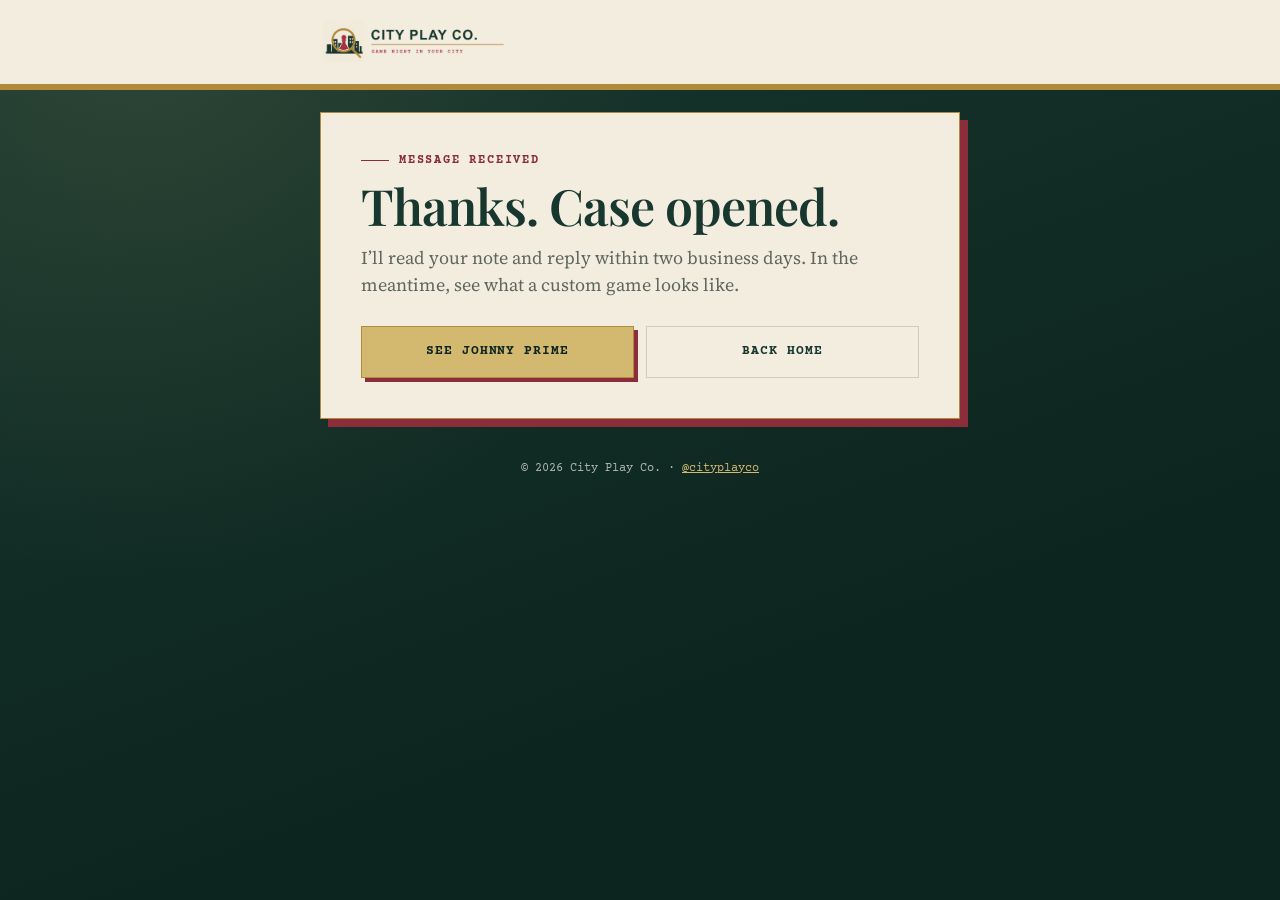
<file: contact/thanks/index.html>
<!doctype html>
<html lang="en">
<head>
  <meta charset="utf-8">
  <meta name="viewport" content="width=device-width, initial-scale=1">
  <title>Thanks! | City Play Co.</title>
  <meta name="robots" content="noindex">
  <meta name="theme-color" content="#102c25">
  <link rel="icon" href="/assets/city-play-co-mark.svg" type="image/svg+xml">
  <link rel="preconnect" href="https://fonts.googleapis.com">
  <link rel="preconnect" href="https://fonts.gstatic.com" crossorigin>
  <link href="https://fonts.googleapis.com/css2?family=Courier+Prime:wght@400;700&family=Playfair+Display:wght@600;700&family=Source+Serif+4:opsz,wght@8..60,400;8..60,600&display=swap" rel="stylesheet">
  <link rel="stylesheet" href="/assets/pages.css?v=20261124">
</head>
<body>
  <div class="band"><header class="wrap topbar">
    <a href="/"><img src="/assets/city-play-co-wordmark.svg" width="1000" height="240" alt="City Play Co. home"></a>
  </header></div>
  <main class="wrap">
    <section class="panel">
      <p class="eyebrow">Message received</p>
      <h1>Thanks. Case opened.</h1>
      <p class="lede">I’ll read your note and reply within two business days. In the meantime, see what a custom game looks like.</p>
      <div class="card-actions">
        <a class="button" href="/johnny_halloween/">See Johnny Prime</a>
        <a class="button ghost" href="/">Back home</a>
      </div>
    </section>
  </main>
  <footer class="foot">© 2026 City Play Co. · <a href="https://www.instagram.com/cityplayco/" target="_blank" rel="noopener">@cityplayco</a></footer>
</body>
</html>
</file>
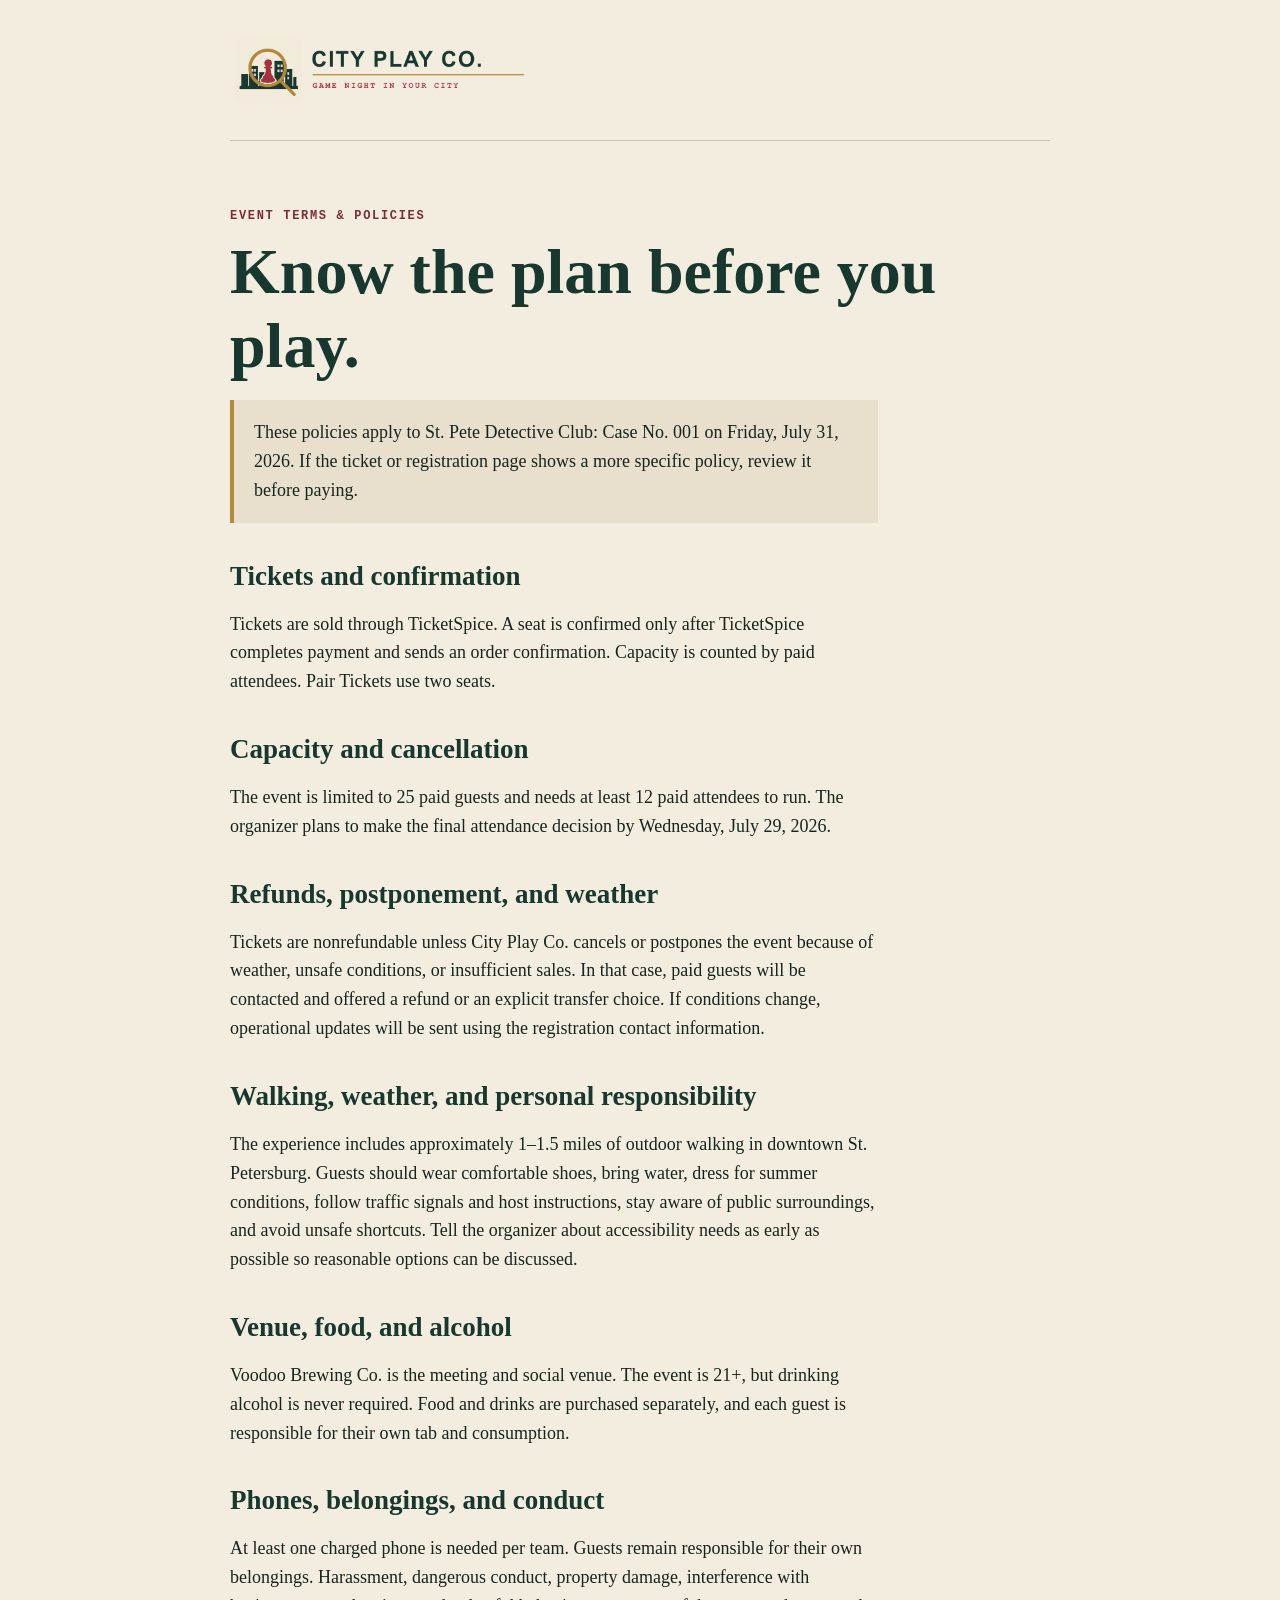
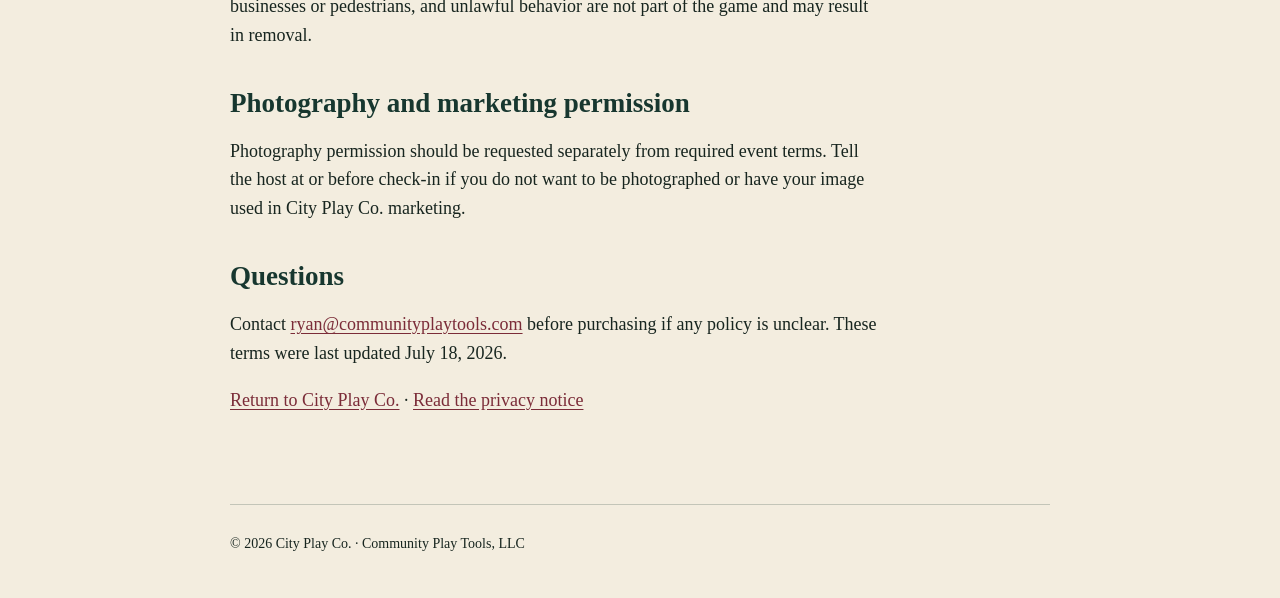
<file: event-terms.html>
<!doctype html>
<html lang="en">
<head>
  <meta charset="utf-8">
  <meta name="viewport" content="width=device-width, initial-scale=1">
  <title>Event Terms & Policies | City Play Co.</title>
  <meta name="description" content="Ticket, weather, walking, safety, refund, and participation policies for City Play Co. events.">
  <meta name="robots" content="index, follow">
  <link rel="canonical" href="https://cityplayco.com/event-terms.html">
  <link rel="icon" href="assets/city-play-co-mark.svg" type="image/svg+xml">
  <style>
    :root { --ink:#17251f; --forest:#17372f; --paper:#f3eddf; --gold:#b18a3c; --wine:#7b2c38; }
    * { box-sizing: border-box; }
    body { margin:0; color:var(--ink); background:var(--paper); font:18px/1.6 Georgia,serif; }
    header, main, footer { width:min(820px,calc(100% - 36px)); margin:auto; }
    header { padding:32px 0 22px; border-bottom:1px solid rgba(23,55,47,.22); }
    header img { width:min(320px,80vw); height:auto; }
    main { padding:56px 0 72px; }
    h1,h2 { color:var(--forest); font-family:Georgia,serif; line-height:1.15; }
    h1 { margin:0 0 12px; font-size:clamp(42px,7vw,64px); }
    h2 { margin:38px 0 8px; font-size:27px; }
    p,li { max-width:72ch; }
    a { color:var(--wine); text-underline-offset:3px; }
    .eyebrow { color:var(--wine); font:700 12px/1.2 "Courier New",monospace; letter-spacing:.14em; text-transform:uppercase; }
    .notice { padding:18px 20px; background:#e8dfcd; border-left:4px solid var(--gold); }
    footer { padding:28px 0 42px; border-top:1px solid rgba(23,55,47,.22); font-size:14px; }
  </style>
</head>
<body>
  <header><a href="/"><img src="assets/city-play-co-wordmark.svg" width="1000" height="240" alt="City Play Co. — Game night in your city"></a></header>
  <main>
    <p class="eyebrow">Event terms & policies</p>
    <h1>Know the plan before you play.</h1>
    <p class="notice">These policies apply to St. Pete Detective Club: Case No. 001 on Friday, July 31, 2026. If the ticket or registration page shows a more specific policy, review it before paying.</p>

    <h2>Tickets and confirmation</h2>
    <p>Tickets are sold through TicketSpice. A seat is confirmed only after TicketSpice completes payment and sends an order confirmation. Capacity is counted by paid attendees. Pair Tickets use two seats.</p>

    <h2>Capacity and cancellation</h2>
    <p>The event is limited to 25 paid guests and needs at least 12 paid attendees to run. The organizer plans to make the final attendance decision by Wednesday, July 29, 2026.</p>

    <h2>Refunds, postponement, and weather</h2>
    <p>Tickets are nonrefundable unless City Play Co. cancels or postpones the event because of weather, unsafe conditions, or insufficient sales. In that case, paid guests will be contacted and offered a refund or an explicit transfer choice. If conditions change, operational updates will be sent using the registration contact information.</p>

    <h2>Walking, weather, and personal responsibility</h2>
    <p>The experience includes approximately 1–1.5 miles of outdoor walking in downtown St. Petersburg. Guests should wear comfortable shoes, bring water, dress for summer conditions, follow traffic signals and host instructions, stay aware of public surroundings, and avoid unsafe shortcuts. Tell the organizer about accessibility needs as early as possible so reasonable options can be discussed.</p>

    <h2>Venue, food, and alcohol</h2>
    <p>Voodoo Brewing Co. is the meeting and social venue. The event is 21+, but drinking alcohol is never required. Food and drinks are purchased separately, and each guest is responsible for their own tab and consumption.</p>

    <h2>Phones, belongings, and conduct</h2>
    <p>At least one charged phone is needed per team. Guests remain responsible for their own belongings. Harassment, dangerous conduct, property damage, interference with businesses or pedestrians, and unlawful behavior are not part of the game and may result in removal.</p>

    <h2>Photography and marketing permission</h2>
    <p>Photography permission should be requested separately from required event terms. Tell the host at or before check-in if you do not want to be photographed or have your image used in City Play Co. marketing.</p>

    <h2>Questions</h2>
    <p>Contact <a href="mailto:ryan@communityplaytools.com?subject=City%20Play%20Co.%20event%20terms">ryan@communityplaytools.com</a> before purchasing if any policy is unclear. These terms were last updated July 18, 2026.</p>

    <p><a href="/">Return to City Play Co.</a> · <a href="privacy.html">Read the privacy notice</a></p>
  </main>
  <footer>© 2026 City Play Co. · Community Play Tools, LLC</footer>
</body>
</html>
</file>
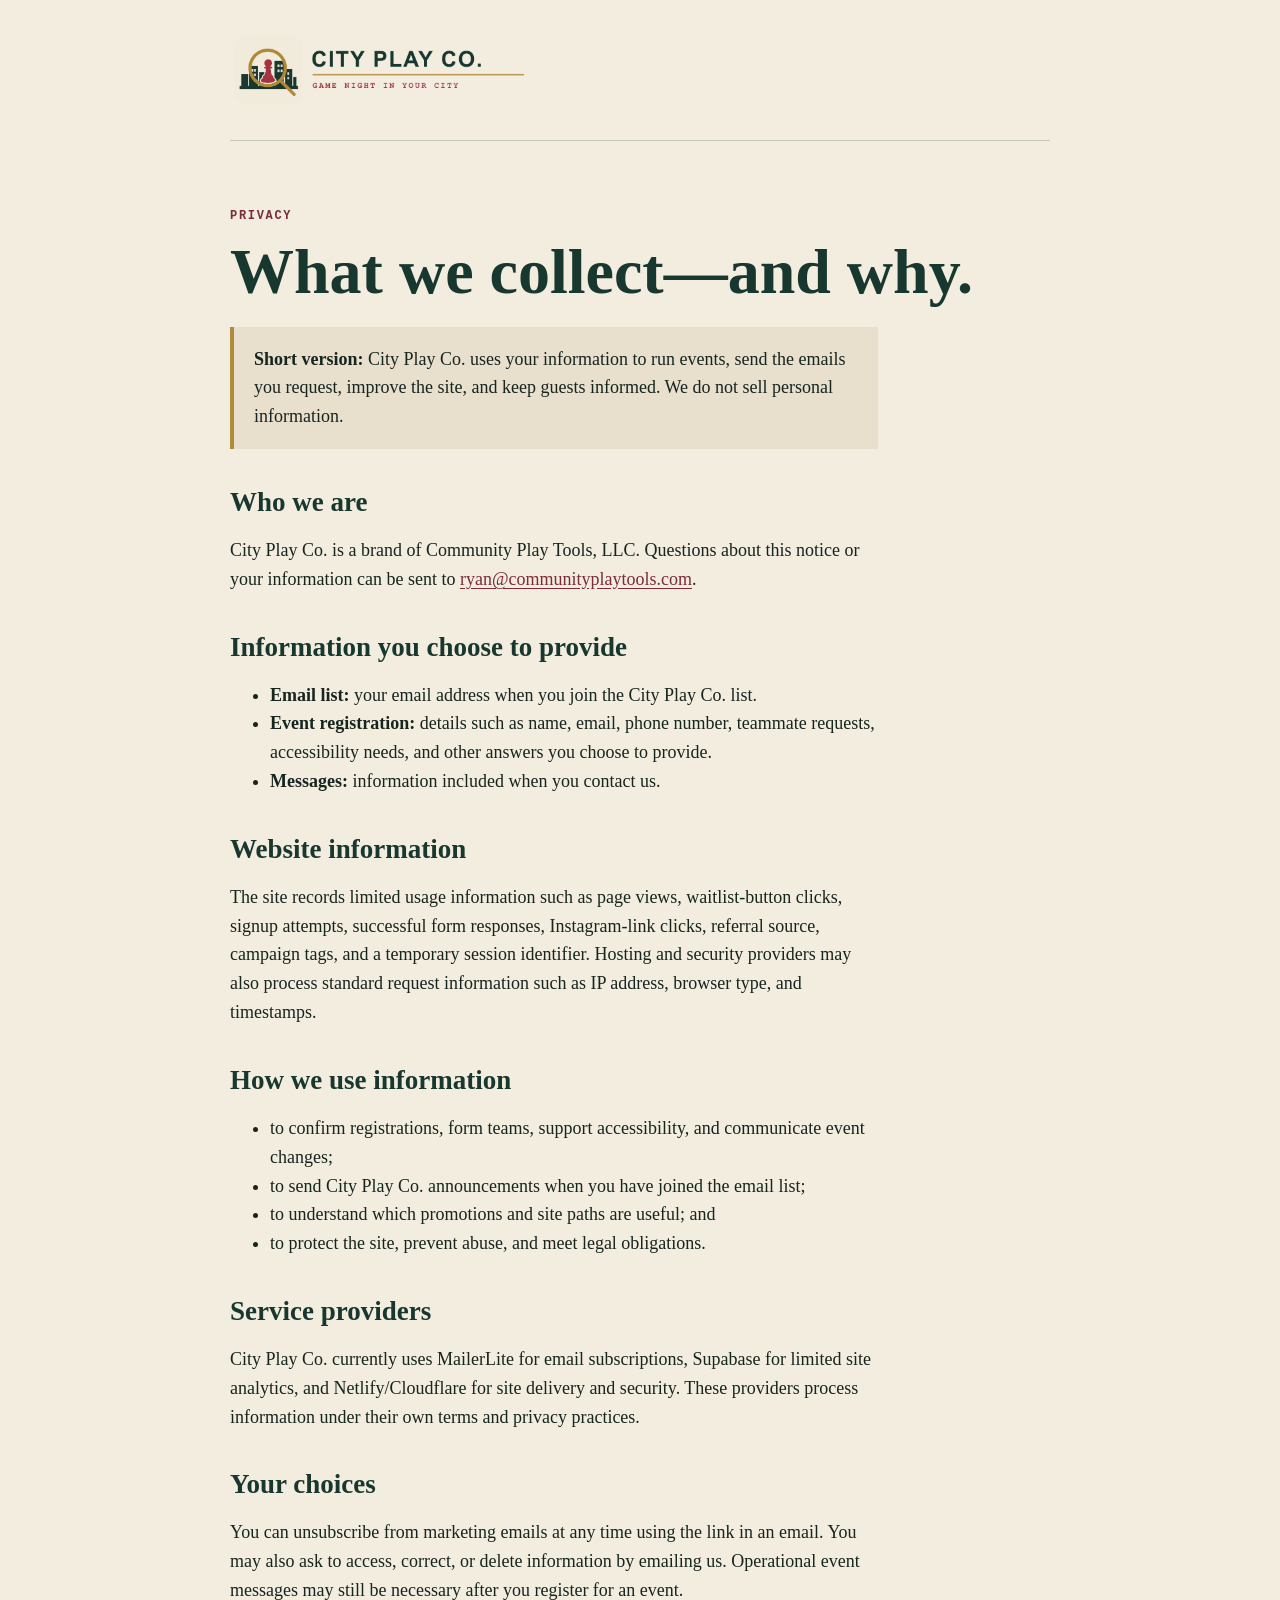
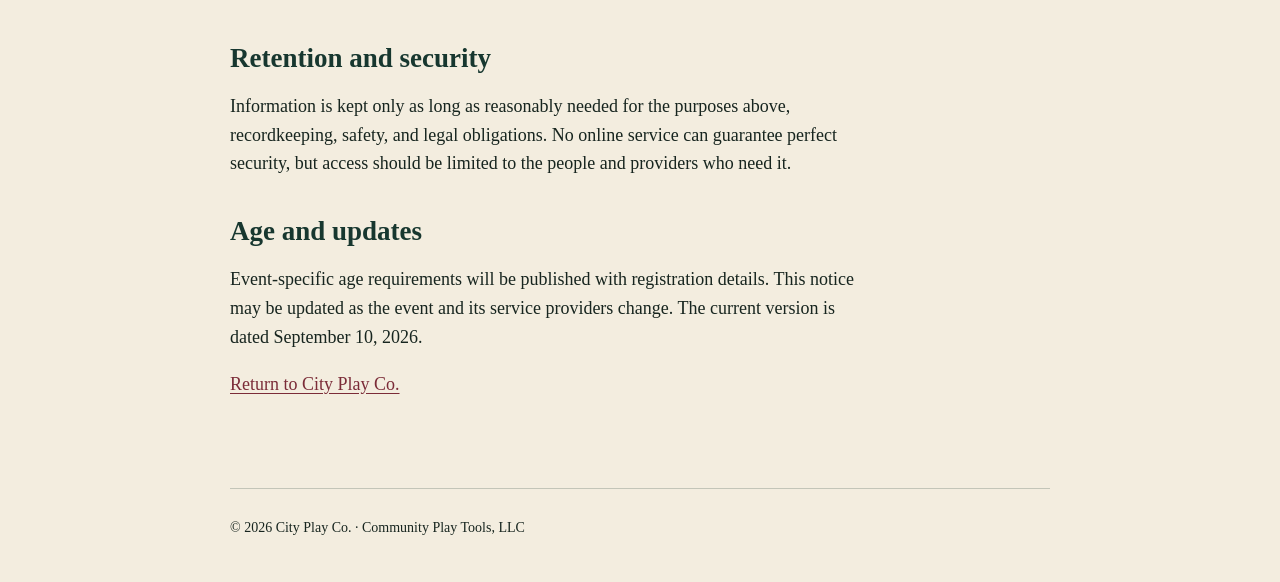
<file: privacy.html>
<!doctype html>
<html lang="en">
<head>
  <meta charset="utf-8">
  <meta name="viewport" content="width=device-width, initial-scale=1">
  <title>Privacy | City Play Co.</title>
  <meta name="description" content="How City Play Co. collects and uses registration, email, and website information.">
  <meta name="robots" content="index, follow">
  <link rel="canonical" href="https://cityplayco.com/privacy.html">
  <link rel="icon" href="assets/city-play-co-mark.svg" type="image/svg+xml">
  <style>
    :root { --ink:#17251f; --forest:#17372f; --paper:#f3eddf; --gold:#b18a3c; --wine:#7b2c38; }
    * { box-sizing: border-box; }
    body { margin:0; color:var(--ink); background:var(--paper); font:18px/1.6 Georgia,serif; }
    header, main, footer { width:min(820px,calc(100% - 36px)); margin:auto; }
    header { padding:32px 0 22px; border-bottom:1px solid rgba(23,55,47,.22); }
    header img { width:min(320px,80vw); height:auto; }
    main { padding:56px 0 72px; }
    h1,h2 { color:var(--forest); font-family:Georgia,serif; line-height:1.15; }
    h1 { margin:0 0 12px; font-size:clamp(42px,7vw,64px); }
    h2 { margin:38px 0 8px; font-size:27px; }
    p,li { max-width:72ch; }
    a { color:var(--wine); text-underline-offset:3px; }
    .eyebrow { color:var(--wine); font:700 12px/1.2 "Courier New",monospace; letter-spacing:.14em; text-transform:uppercase; }
    .notice { padding:18px 20px; background:#e8dfcd; border-left:4px solid var(--gold); }
    footer { padding:28px 0 42px; border-top:1px solid rgba(23,55,47,.22); font-size:14px; }
  </style>
</head>
<body>
  <header><a href="/"><img src="assets/city-play-co-wordmark.svg" width="1000" height="240" alt="City Play Co. — Game night in your city"></a></header>
  <main>
    <p class="eyebrow">Privacy</p>
    <h1>What we collect—and why.</h1>
    <p class="notice"><strong>Short version:</strong> City Play Co. uses your information to run events, send the emails you request, improve the site, and keep guests informed. We do not sell personal information.</p>

    <h2>Who we are</h2>
    <p>City Play Co. is a brand of Community Play Tools, LLC. Questions about this notice or your information can be sent to <a href="mailto:ryan@communityplaytools.com">ryan@communityplaytools.com</a>.</p>

    <h2>Information you choose to provide</h2>
    <ul>
      <li><strong>Email list:</strong> your email address when you join the City Play Co. list.</li>
      <li><strong>Event registration:</strong> details such as name, email, phone number, teammate requests, accessibility needs, and other answers you choose to provide.</li>
      <li><strong>Messages:</strong> information included when you contact us.</li>
    </ul>

    <h2>Website information</h2>
    <p>The site records limited usage information such as page views, waitlist-button clicks, signup attempts, successful form responses, Instagram-link clicks, referral source, campaign tags, and a temporary session identifier. Hosting and security providers may also process standard request information such as IP address, browser type, and timestamps.</p>

    <h2>How we use information</h2>
    <ul>
      <li>to confirm registrations, form teams, support accessibility, and communicate event changes;</li>
      <li>to send City Play Co. announcements when you have joined the email list;</li>
      <li>to understand which promotions and site paths are useful; and</li>
      <li>to protect the site, prevent abuse, and meet legal obligations.</li>
    </ul>

    <h2>Service providers</h2>
    <p>City Play Co. currently uses MailerLite for email subscriptions, Supabase for limited site analytics, and Netlify/Cloudflare for site delivery and security. These providers process information under their own terms and privacy practices.</p>

    <h2>Your choices</h2>
    <p>You can unsubscribe from marketing emails at any time using the link in an email. You may also ask to access, correct, or delete information by emailing us. Operational event messages may still be necessary after you register for an event.</p>

    <h2>Retention and security</h2>
    <p>Information is kept only as long as reasonably needed for the purposes above, recordkeeping, safety, and legal obligations. No online service can guarantee perfect security, but access should be limited to the people and providers who need it.</p>

    <h2>Age and updates</h2>
    <p>Event-specific age requirements will be published with registration details. This notice may be updated as the event and its service providers change. The current version is dated September 10, 2026.</p>

    <p><a href="/">Return to City Play Co.</a></p>
  </main>
  <footer>© 2026 City Play Co. · Community Play Tools, LLC</footer>
</body>
</html>
</file>
<file: assets/pages.css>
/* Shared styles for /card/ and /contact/ (home page keeps its inline styles). */
:root {
  --ink: #17251f;
  --forest: #17372f;
  --forest-deep: #0d251f;
  --paper: #f3eddf;
  --paper-deep: #e5dbc5;
  --gold: #b18a3c;
  --gold-light: #d3b86f;
  --wine: #8b2d3b;
  --muted: #5e675f;
  --line: rgba(23, 55, 47, .18);
  --display: "Playfair Display", Georgia, serif;
  --serif: "Source Serif 4", Georgia, serif;
  --mono: "Courier Prime", "Courier New", monospace;
}
* { box-sizing: border-box; }
html { background: var(--forest-deep); }
body {
  margin: 0;
  color: var(--paper);
  background:
    radial-gradient(circle at 12% 5%, rgba(211, 184, 111, .12), transparent 38%),
    linear-gradient(160deg, var(--forest) 0%, var(--forest-deep) 70%);
  font-family: var(--serif);
  font-size: 18px;
  line-height: 1.5;
  min-height: 100vh;
}
a { color: inherit; }
img { display: block; max-width: 100%; }
:focus-visible { outline: 3px solid var(--gold-light); outline-offset: 4px; }
.wrap { width: min(640px, calc(100% - 32px)); margin-inline: auto; }

.band { background: var(--paper); border-bottom: 6px solid var(--gold); margin-bottom: 22px; }
.topbar { display: flex; align-items: center; justify-content: space-between; gap: 16px; padding: 18px 0; }
.topbar img { width: min(200px, 52vw); height: auto; }
.topbar a.back { color: var(--wine); font: 700 12px/1 var(--mono); letter-spacing: .08em; text-transform: uppercase; text-decoration: none; }

.panel {
  color: var(--ink);
  background: var(--paper);
  border: 1px solid var(--gold);
  box-shadow: 8px 8px 0 var(--wine);
  padding: clamp(24px, 5vw, 40px);
  margin: 12px 0 40px;
}
.eyebrow {
  display: flex; align-items: center; gap: 10px; margin: 0 0 10px;
  color: var(--wine); font: 700 12px/1.3 var(--mono); letter-spacing: .15em; text-transform: uppercase;
}
.eyebrow::before { content: ""; width: 28px; height: 1px; background: currentColor; }
h1, h2 { font-family: var(--display); font-weight: 600; line-height: 1.06; color: var(--forest); }
h1 { margin: 0; font-size: clamp(36px, 8vw, 50px); letter-spacing: -.02em; }
h2 { margin: 0 0 8px; font-size: 28px; }
.lede { margin: 12px 0 0; color: var(--muted); }

.button {
  display: inline-flex; align-items: center; justify-content: center; gap: 8px;
  min-height: 52px; padding: 15px 20px;
  border: 1px solid var(--gold); color: var(--forest-deep); background: var(--gold-light);
  box-shadow: 4px 4px 0 var(--wine);
  font: 700 13px/1.15 var(--mono); letter-spacing: .07em; text-transform: uppercase; text-align: center;
  text-decoration: none; cursor: pointer;
  transition: transform .16s ease, box-shadow .16s ease, background .16s ease;
}
.button:hover, .button:focus-visible { transform: translate(2px, 2px); box-shadow: 2px 2px 0 var(--wine); background: #dfc67f; }
.button.dark { color: var(--paper); background: var(--forest); border-color: var(--forest-deep); }
.button.dark:hover, .button.dark:focus-visible { background: var(--forest-deep); }
.button.ghost { background: transparent; box-shadow: none; border-color: var(--line); color: var(--forest); }
.button.ghost:hover, .button.ghost:focus-visible { background: var(--paper-deep); transform: none; }

/* Card */
.card-id { display: flex; align-items: center; gap: 20px; }
.card-id img { width: 104px; height: 104px; border-radius: 50%; object-fit: cover; border: 3px solid var(--gold-light); flex: 0 0 auto; }
.card-title { margin: 6px 0 0; font-weight: 600; }
.card-place { margin: 0; color: var(--muted); font-size: 15px; font-family: var(--mono); }
.card-actions { display: grid; grid-template-columns: 1fr 1fr; gap: 12px; margin-top: 28px; }
.card-actions .wide { grid-column: 1 / -1; }
.card-note { margin: 26px 0 0; font-size: 19px; }
.card-links { list-style: none; margin: 22px 0 0; padding: 0; border-top: 1px solid var(--line); }
.card-links a {
  display: grid; grid-template-columns: 1fr auto; column-gap: 12px; align-items: center;
  padding: 15px 0; border-bottom: 1px solid var(--line); text-decoration: none;
}
.card-links strong { grid-column: 1; color: var(--forest); }
.card-links span:not(.arrow) { grid-column: 1; color: var(--muted); font-size: 15px; }
.card-links .arrow { grid-column: 2; grid-row: 1 / span 2; color: var(--wine); transition: transform .2s ease; }
.card-links a:hover .arrow { transform: translateX(4px); }

/* Form */
.form-grid { display: grid; grid-template-columns: 1fr 1fr; gap: 16px; margin-top: 24px; }
.field { display: flex; flex-direction: column; gap: 6px; }
.field.full { grid-column: 1 / -1; }
.field label { font: 700 12px/1.2 var(--mono); letter-spacing: .08em; text-transform: uppercase; color: var(--forest); }
.field input, .field select, .field textarea {
  width: 100%; min-height: 48px; padding: 12px 14px;
  color: var(--ink); background: #fffaf0; border: 1px solid var(--gold); border-radius: 0;
  font: 400 17px/1.3 var(--serif);
}
.field textarea { min-height: 130px; resize: vertical; }
.field input:focus, .field select:focus, .field textarea:focus { outline: 3px solid rgba(177, 138, 60, .35); outline-offset: 1px; }
.form-note { margin: 14px 0 0; color: var(--muted); font-size: 14px; }
.hidden-field { position: absolute; left: -9999px; }

.foot { padding: 0 0 40px; color: #aebbb4; font: 400 12px/1.6 var(--mono); text-align: center; }
.foot a { color: var(--gold-light); }

@media (max-width: 560px) {
  body { font-size: 17px; }
  .card-id { flex-direction: column; align-items: flex-start; gap: 14px; }
  .card-actions, .form-grid { grid-template-columns: 1fr; }
}
@media (prefers-reduced-motion: reduce) { *, *::before, *::after { transition-duration: .01ms !important; } }
</file>
<file: private_event/style.css>
/* ==========================================================================
   CITY PLAY CO. - PRIVATE DETECTIVE INVITATION (SARASOTA FRIENDS RUN)
   ========================================================================== */

:root {
  --gold-primary: #d4af37;
  --gold-glow: #f3e5ab;
  --gold-dark: #8b6e22;
  --bg-dark: #100c08;
  --card-bg: rgba(22, 17, 13, 0.88);
  --paper-cream: #f4ede2;
  --paper-muted: #c8bdae;
  --sepia-border: rgba(212, 175, 55, 0.35);
  --crimson-stamp: #9c2a2a;
  --font-display: 'Cinzel', serif;
  --font-serif: 'Cormorant Garamond', Georgia, serif;
  --font-sans: 'Montserrat', -apple-system, sans-serif;
  --shadow-lux: 0 20px 45px rgba(0, 0, 0, 0.8), 0 0 30px rgba(212, 175, 55, 0.12);
}

* {
  box-sizing: border-box;
  margin: 0;
  padding: 0;
}

body {
  background-color: var(--bg-dark);
  color: var(--paper-cream);
  font-family: var(--font-sans);
  min-height: 100vh;
  display: flex;
  justify-content: center;
  align-items: center;
  padding: 16px;
  overflow-x: hidden;
  position: relative;
  -webkit-font-smoothing: antialiased;
}

/* Background Atmosphere */
.bg-container {
  position: fixed;
  top: 0;
  left: 0;
  width: 100vw;
  height: 100vh;
  background-image: url('noir_desk_background.jpg');
  background-size: cover;
  background-position: center center;
  z-index: -2;
  filter: brightness(0.65) contrast(1.1);
}

.bg-overlay {
  position: absolute;
  inset: 0;
  background: radial-gradient(circle at center, rgba(16, 12, 8, 0.4) 0%, rgba(10, 8, 6, 0.92) 100%);
  z-index: -1;
}

/* Outer Wrapper */
.invite-wrapper {
  width: 100%;
  max-width: 480px;
  margin: 0 auto;
  display: flex;
  flex-direction: column;
  gap: 16px;
  animation: fadeIn 0.8s cubic-bezier(0.16, 1, 0.3, 1);
}

/* Main Card */
.invite-card {
  position: relative;
  background: var(--card-bg);
  backdrop-filter: blur(14px);
  -webkit-backdrop-filter: blur(14px);
  border: 1px solid var(--sepia-border);
  box-shadow: var(--shadow-lux);
  border-radius: 12px;
  padding: 32px 24px 28px;
  text-align: center;
  overflow: hidden;
}

/* Art Deco Corner Embellishments */
.deco-corner {
  position: absolute;
  width: 24px;
  height: 24px;
  border-color: var(--gold-primary);
  border-style: solid;
  pointer-events: none;
}

.deco-corner.top-left {
  top: 10px;
  left: 10px;
  border-width: 2px 0 0 2px;
}

.deco-corner.top-right {
  top: 10px;
  right: 10px;
  border-width: 2px 2px 0 0;
}

.deco-corner.bottom-left {
  bottom: 10px;
  left: 10px;
  border-width: 0 0 2px 2px;
}

.deco-corner.bottom-right {
  bottom: 10px;
  right: 10px;
  border-width: 0 2px 2px 0;
}

/* Header & Stamp */
.confidential-badge {
  display: inline-block;
  font-family: var(--font-display);
  font-size: 0.65rem;
  font-weight: 800;
  letter-spacing: 2.5px;
  color: var(--crimson-stamp);
  border: 1.5px solid var(--crimson-stamp);
  padding: 3px 12px;
  text-transform: uppercase;
  margin-bottom: 14px;
  border-radius: 2px;
  transform: rotate(-1.5deg);
  box-shadow: 0 0 8px rgba(156, 42, 42, 0.2);
}

.brand-eyebrow {
  font-family: var(--font-display);
  font-size: 0.72rem;
  font-weight: 700;
  letter-spacing: 3px;
  color: var(--gold-primary);
  margin-bottom: 6px;
  text-transform: uppercase;
}

.main-title {
  font-family: var(--font-display);
  font-size: 1.7rem;
  font-weight: 800;
  line-height: 1.25;
  color: #ffffff;
  letter-spacing: 1px;
  margin-bottom: 8px;
}

.main-title .highlight {
  color: var(--gold-glow);
  text-shadow: 0 0 15px rgba(212, 175, 55, 0.4);
}

.sub-lead {
  font-family: var(--font-serif);
  font-size: 1.15rem;
  font-style: italic;
  color: var(--paper-muted);
}

/* Gold Rule Divider */
.gold-rule {
  display: flex;
  align-items: center;
  justify-content: center;
  margin: 18px 0;
  position: relative;
}

.gold-rule::before,
.gold-rule::after {
  content: '';
  flex: 1;
  height: 1px;
  background: linear-gradient(90deg, transparent, var(--gold-primary), transparent);
}

.gold-rule .diamond {
  color: var(--gold-primary);
  font-size: 0.75rem;
  padding: 0 10px;
}

/* Story Tease */
.story-tease .pitch {
  font-family: var(--font-serif);
  font-size: 1.18rem;
  line-height: 1.5;
  color: var(--paper-cream);
  margin-bottom: 20px;
}

/* Highlights Grid */
.highlights-grid {
  display: grid;
  grid-template-columns: 1fr 1fr;
  gap: 12px;
  margin-bottom: 22px;
  text-align: left;
}

.highlight-item {
  background: rgba(255, 255, 255, 0.04);
  border: 1px solid rgba(212, 175, 55, 0.15);
  border-radius: 8px;
  padding: 10px 12px;
  display: flex;
  align-items: flex-start;
  gap: 10px;
  transition: transform 0.2s ease, border-color 0.2s ease;
}

.highlight-item:hover {
  border-color: rgba(212, 175, 55, 0.4);
  transform: translateY(-2px);
}

.highlight-item .icon {
  font-size: 1.25rem;
  line-height: 1;
  flex-shrink: 0;
  padding-top: 2px;
}

.highlight-item .text strong {
  display: block;
  font-size: 0.78rem;
  font-weight: 700;
  color: var(--gold-glow);
  margin-bottom: 2px;
  letter-spacing: 0.2px;
}

.highlight-item .text span {
  display: block;
  font-size: 0.7rem;
  color: var(--paper-muted);
  line-height: 1.3;
}

/* Logistics Box */
.logistics-box {
  background: rgba(0, 0, 0, 0.35);
  border: 1px solid rgba(212, 175, 55, 0.22);
  border-radius: 8px;
  padding: 14px 16px;
  margin-bottom: 22px;
  text-align: left;
}

.logistics-row {
  display: flex;
  justify-content: space-between;
  align-items: baseline;
  gap: 12px;
}

.logistics-row .label {
  font-family: var(--font-display);
  font-size: 0.68rem;
  font-weight: 700;
  letter-spacing: 1.5px;
  color: var(--gold-primary);
  flex-shrink: 0;
}

.logistics-row .value {
  font-size: 0.82rem;
  color: var(--paper-cream);
  text-align: right;
  line-height: 1.4;
}

.logistics-row .value strong {
  color: #fff;
}

.logistics-row .value em {
  font-family: var(--font-serif);
  font-size: 0.88rem;
  color: var(--paper-muted);
}

.price-tag {
  font-weight: 700;
  color: var(--gold-glow);
  font-size: 0.95rem;
}

.logistics-box small {
  display: block;
  font-size: 0.68rem;
  color: var(--paper-muted);
  margin-top: 3px;
}

.divider-line {
  height: 1px;
  background: rgba(255, 255, 255, 0.08);
  margin: 10px 0;
}

/* Call to Action */
.cta-section {
  margin-bottom: 20px;
}

.vote-prompt {
  margin-bottom: 14px;
}

.vote-prompt .star-icon {
  color: var(--gold-primary);
  font-size: 0.9rem;
  margin-bottom: 4px;
  display: inline-block;
}

.vote-prompt h3 {
  font-family: var(--font-display);
  font-size: 1.05rem;
  font-weight: 700;
  color: #ffffff;
  margin-bottom: 4px;
}

.vote-prompt p {
  font-size: 0.8rem;
  color: var(--paper-muted);
  line-height: 1.35;
}

.cta-button {
  display: flex;
  align-items: center;
  justify-content: center;
  gap: 10px;
  background: linear-gradient(135deg, #c59b27 0%, #ecd06f 50%, #9e7916 100%);
  color: #1a1409;
  text-decoration: none;
  font-family: var(--font-display);
  font-size: 0.92rem;
  font-weight: 800;
  letter-spacing: 1.5px;
  padding: 15px 24px;
  border-radius: 6px;
  box-shadow: 0 6px 20px rgba(212, 175, 55, 0.35);
  cursor: pointer;
  transition: transform 0.2s ease, box-shadow 0.2s ease, filter 0.2s ease;
  border: none;
  width: 100%;
}

.cta-button:hover {
  transform: translateY(-2px);
  box-shadow: 0 10px 25px rgba(212, 175, 55, 0.5);
  filter: brightness(1.05);
}

.cta-button:active {
  transform: translateY(0);
}

.cta-button .arrow {
  font-size: 1.1rem;
  transition: transform 0.2s ease;
}

.cta-button:hover .arrow {
  transform: translateX(4px);
}

.secondary-note {
  font-size: 0.72rem;
  color: var(--paper-muted);
  margin-top: 8px;
  letter-spacing: 0.3px;
}

/* Card Footer */
.card-footer {
  border-top: 1px solid rgba(255, 255, 255, 0.08);
  padding-top: 14px;
}

.agency-tag {
  font-family: var(--font-display);
  font-size: 0.6rem;
  letter-spacing: 2px;
  color: var(--gold-dark);
  margin-bottom: 4px;
}

.disclaimer {
  font-family: var(--font-serif);
  font-size: 0.8rem;
  font-style: italic;
  color: rgba(200, 189, 174, 0.65);
}

/* Action Dock */
.action-dock {
  display: flex;
  flex-direction: column;
  gap: 10px;
}

.action-btn {
  background: rgba(30, 24, 18, 0.9);
  border: 1px solid var(--sepia-border);
  color: var(--paper-cream);
  padding: 12px 16px;
  font-family: var(--font-sans);
  font-size: 0.84rem;
  font-weight: 600;
  border-radius: 8px;
  cursor: pointer;
  display: flex;
  align-items: center;
  justify-content: center;
  gap: 8px;
  transition: all 0.2s ease;
}

.action-btn:hover {
  background: rgba(45, 36, 28, 0.95);
  border-color: var(--gold-primary);
  color: #fff;
}

/* Interactive Modal */
.modal-backdrop {
  position: fixed;
  inset: 0;
  background: rgba(0, 0, 0, 0.8);
  backdrop-filter: blur(8px);
  z-index: 100;
  display: none;
  align-items: center;
  justify-content: center;
  padding: 16px;
}

.modal-backdrop.active {
  display: flex;
  animation: fadeIn 0.25s ease-out;
}

.modal-card {
  background: #18130e;
  border: 1px solid var(--sepia-border);
  box-shadow: 0 25px 60px rgba(0, 0, 0, 0.9);
  border-radius: 12px;
  width: 100%;
  max-width: 460px;
  max-height: 90vh;
  display: flex;
  flex-direction: column;
  overflow: hidden;
}

.modal-header {
  padding: 18px 20px;
  border-bottom: 1px solid rgba(212, 175, 55, 0.2);
  display: flex;
  justify-content: space-between;
  align-items: center;
}

.modal-header h2 {
  font-family: var(--font-display);
  font-size: 1.1rem;
  color: var(--gold-glow);
}

.modal-close {
  background: none;
  border: none;
  color: var(--paper-muted);
  font-size: 1.5rem;
  cursor: pointer;
  line-height: 1;
}

.modal-close:hover {
  color: #fff;
}

.modal-body {
  padding: 20px;
  overflow-y: auto;
}

.modal-intro {
  font-size: 0.85rem;
  color: var(--paper-muted);
  line-height: 1.4;
  margin-bottom: 16px;
}

.form-group {
  margin-bottom: 16px;
}

.form-row {
  display: grid;
  grid-template-columns: 1fr 1fr;
  gap: 12px;
}

.form-group label {
  display: block;
  font-size: 0.75rem;
  font-weight: 600;
  color: var(--gold-glow);
  margin-bottom: 6px;
  letter-spacing: 0.3px;
}

.form-group input[type="text"],
.form-group input[type="tel"],
.form-group input[type="email"] {
  width: 100%;
  background: rgba(0, 0, 0, 0.45);
  border: 1px solid rgba(255, 255, 255, 0.15);
  color: #fff;
  padding: 10px 12px;
  border-radius: 6px;
  font-size: 0.85rem;
  outline: none;
  transition: border-color 0.2s ease;
}

.form-group input:focus {
  border-color: var(--gold-primary);
}

.section-label {
  display: block;
  font-size: 0.78rem;
  font-weight: 700;
  color: var(--gold-primary);
  margin-bottom: 10px;
}

/* Dates Grid in Poll */
.dates-grid {
  display: grid;
  grid-template-columns: repeat(2, 1fr);
  gap: 8px;
}

.date-choice {
  cursor: pointer;
  position: relative;
}

.date-choice input {
  position: absolute;
  opacity: 0;
  pointer-events: none;
}

.date-box {
  display: flex;
  flex-direction: column;
  background: rgba(255, 255, 255, 0.04);
  border: 1px solid rgba(255, 255, 255, 0.12);
  border-radius: 6px;
  padding: 8px 10px;
  text-align: center;
  transition: all 0.2s ease;
}

.date-box .day {
  font-family: var(--font-display);
  font-size: 0.65rem;
  font-weight: 700;
  color: var(--gold-primary);
  text-transform: uppercase;
}

.date-box .date {
  font-size: 0.88rem;
  font-weight: 700;
  color: #fff;
}

.date-box .tag {
  font-size: 0.62rem;
  color: var(--paper-muted);
  margin-top: 2px;
}

.date-choice input:checked + .date-box {
  background: rgba(212, 175, 55, 0.15);
  border-color: var(--gold-primary);
  box-shadow: 0 0 10px rgba(212, 175, 55, 0.25);
}

.date-choice input:checked + .date-box .date {
  color: var(--gold-glow);
}

/* Radio Options */
.radio-options {
  display: flex;
  flex-direction: column;
  gap: 8px;
}

.radio-label {
  display: flex;
  align-items: flex-start;
  gap: 10px;
  font-size: 0.8rem;
  color: var(--paper-cream);
  cursor: pointer;
  line-height: 1.35;
}

.radio-label input {
  margin-top: 3px;
  accent-color: var(--gold-primary);
}

.modal-footer {
  margin-top: 20px;
}

.submit-poll-btn {
  width: 100%;
  background: linear-gradient(135deg, #c59b27, #ecd06f);
  color: #16120b;
  border: none;
  padding: 12px;
  font-family: var(--font-display);
  font-size: 0.88rem;
  font-weight: 800;
  letter-spacing: 1px;
  border-radius: 6px;
  cursor: pointer;
}

/* Toast */
.toast {
  position: fixed;
  bottom: 24px;
  left: 50%;
  transform: translateX(-50%) translateY(100px);
  background: #ecd06f;
  color: #120e07;
  padding: 10px 20px;
  border-radius: 20px;
  font-size: 0.84rem;
  font-weight: 700;
  box-shadow: 0 6px 20px rgba(0, 0, 0, 0.4);
  transition: transform 0.3s cubic-bezier(0.16, 1, 0.3, 1);
  z-index: 200;
  pointer-events: none;
}

.toast.show {
  transform: translateX(-50%) translateY(0);
}

@keyframes fadeIn {
  from { opacity: 0; transform: translateY(12px); }
  to { opacity: 1; transform: translateY(0); }
}

@media (max-width: 400px) {
  .invite-card {
    padding: 24px 16px 20px;
  }
  .main-title {
    font-size: 1.45rem;
  }
  .highlights-grid {
    grid-template-columns: 1fr;
  }
}
</file>
